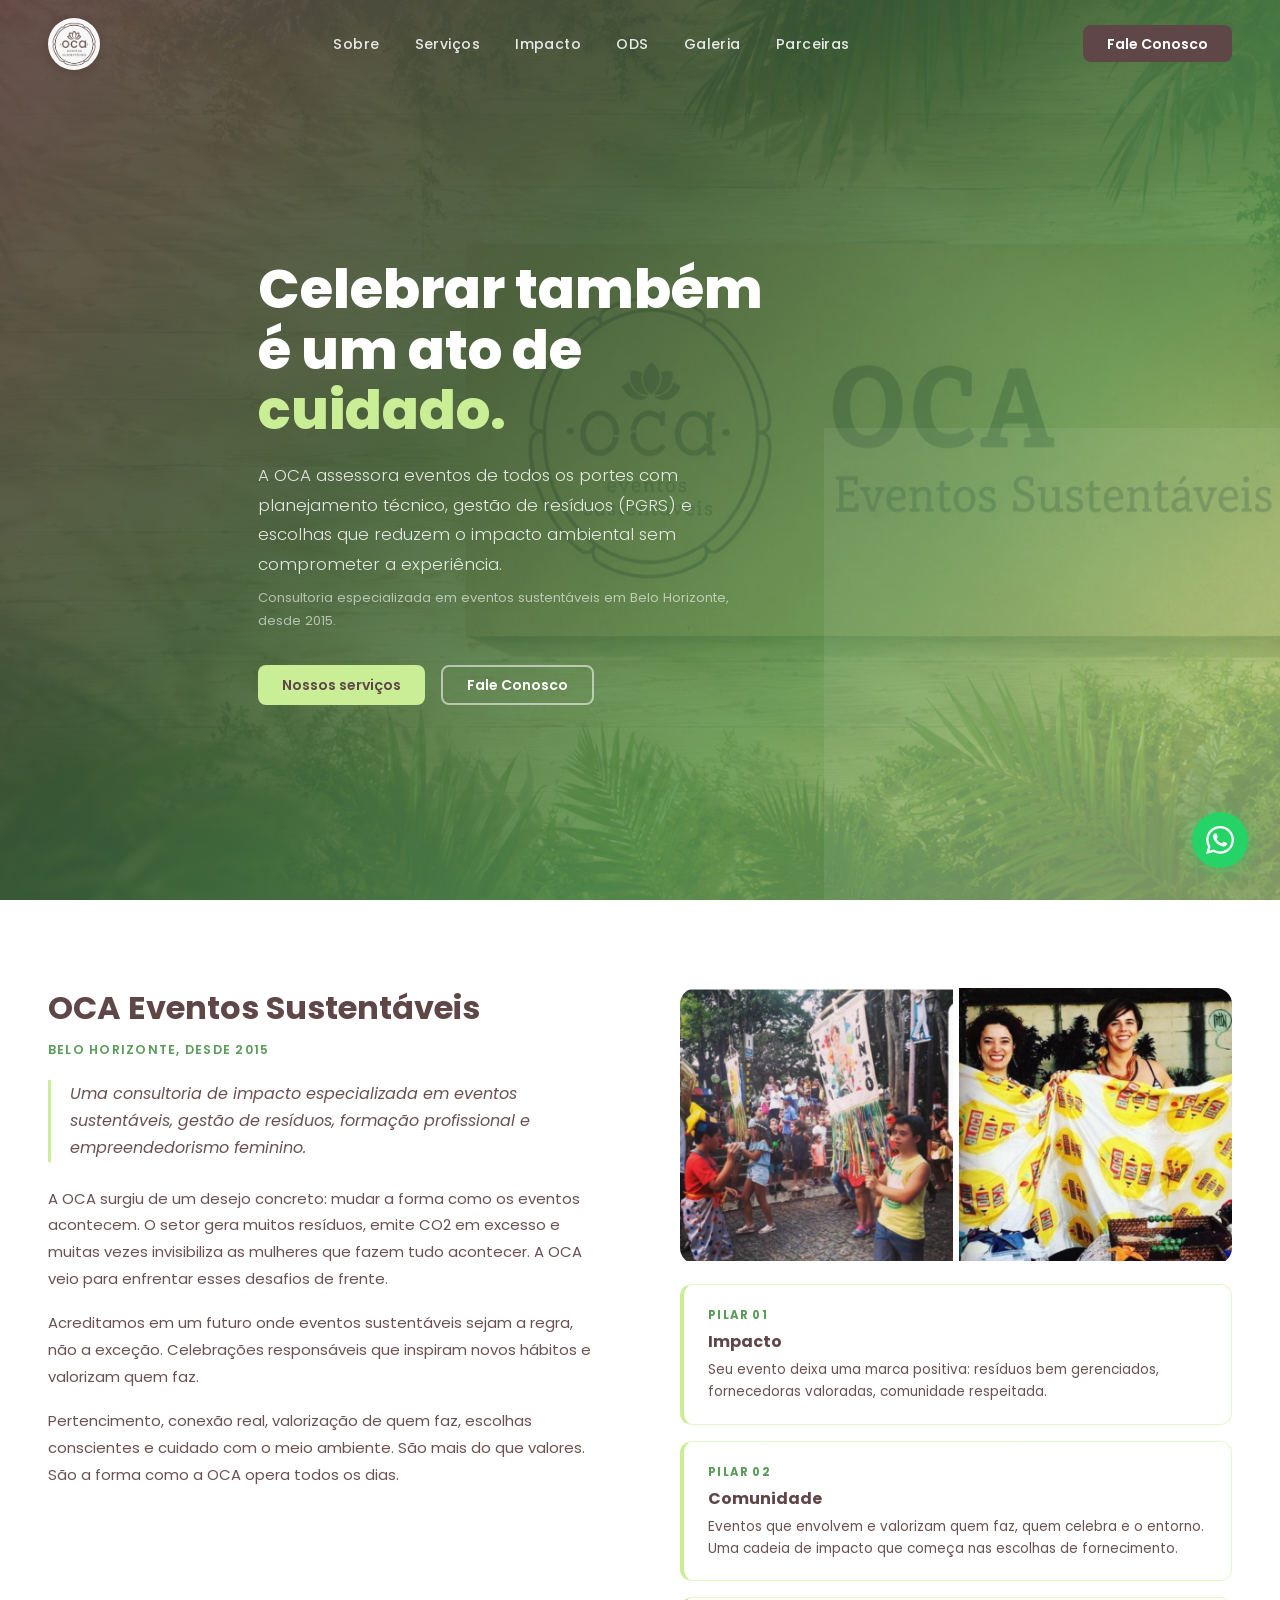
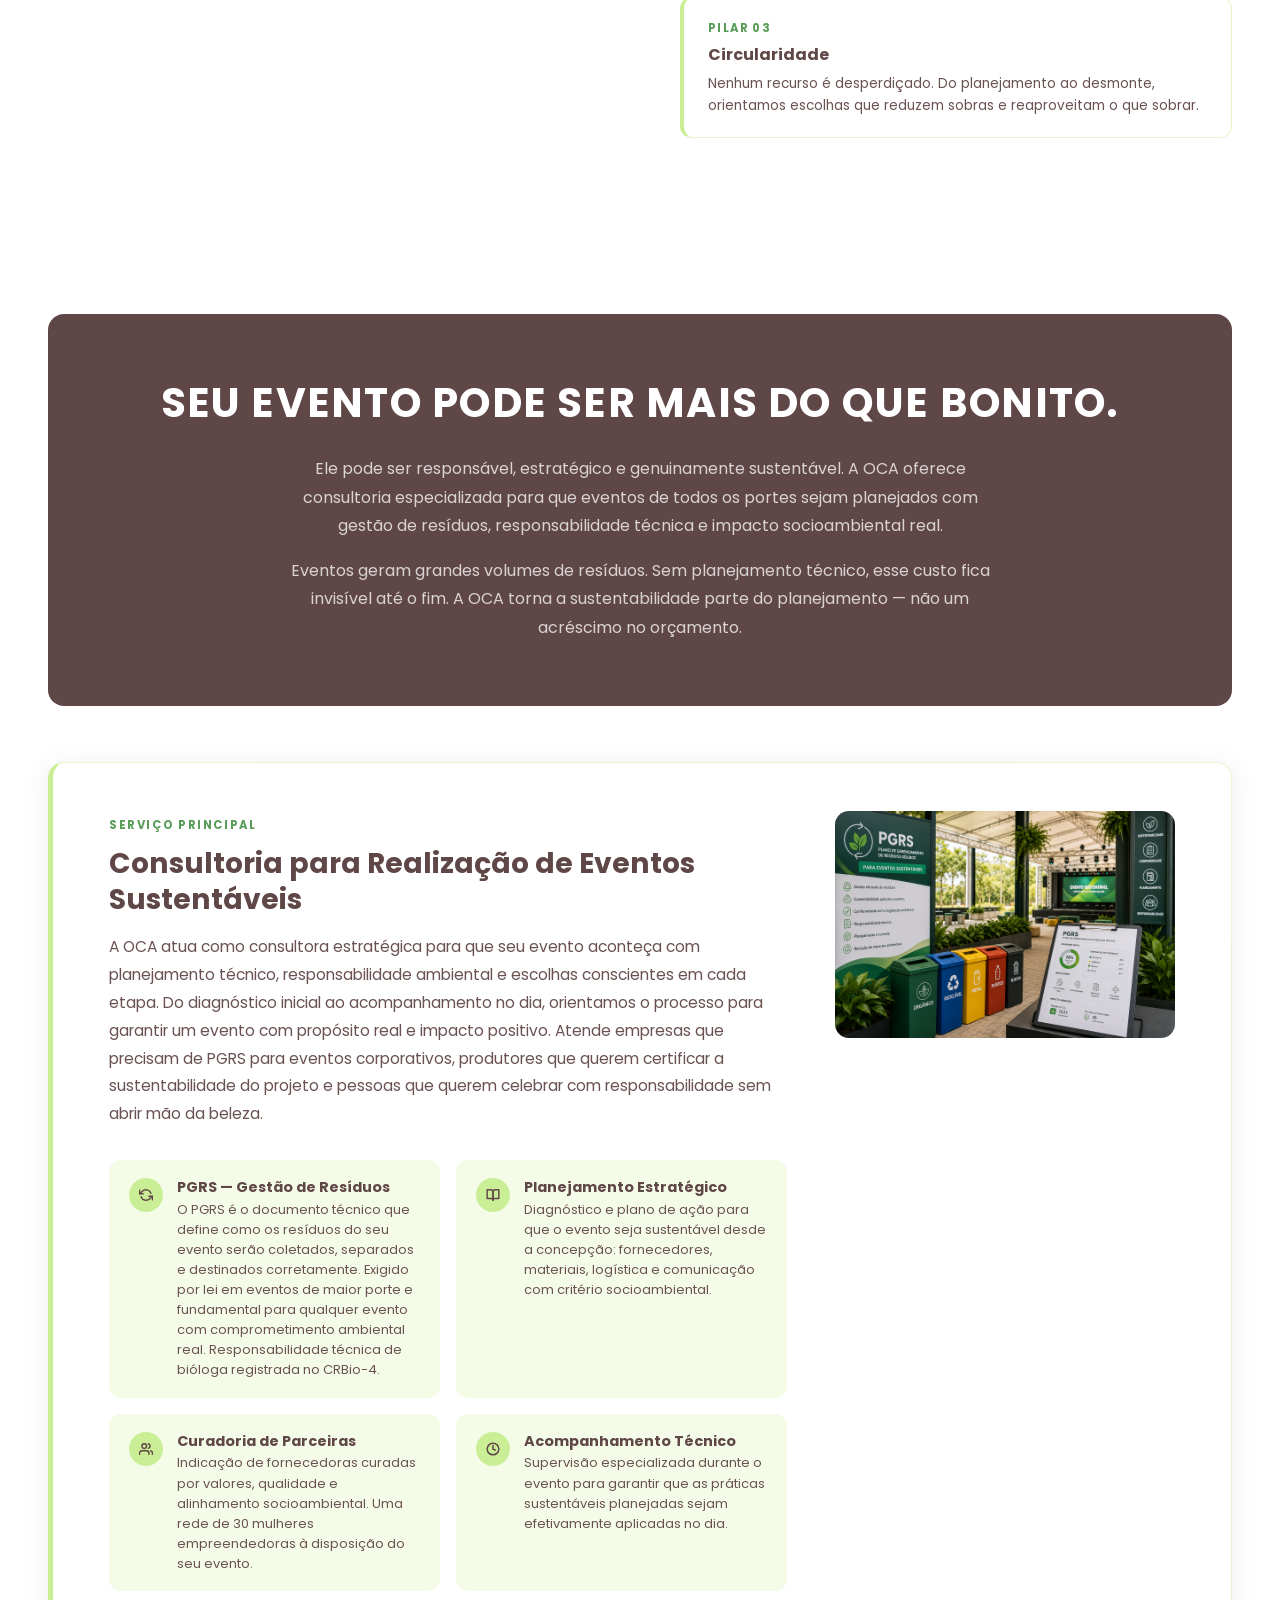
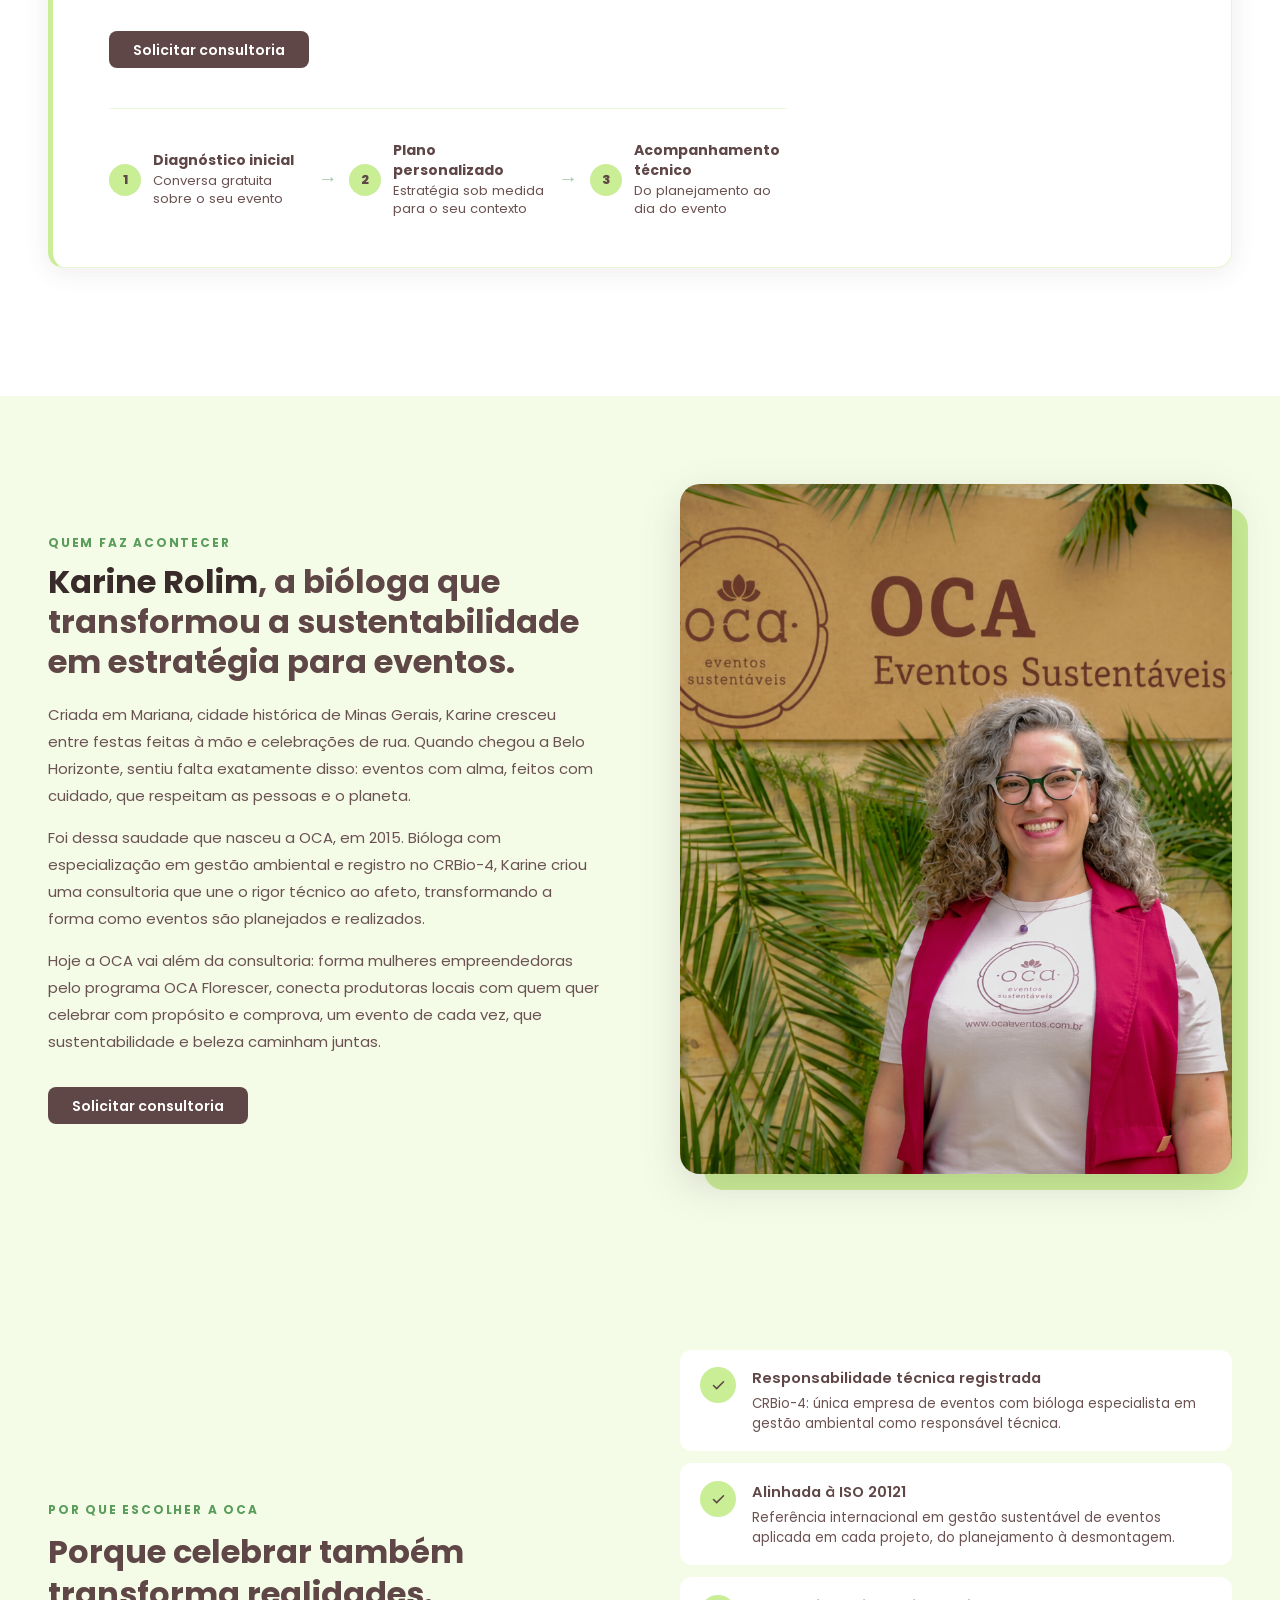
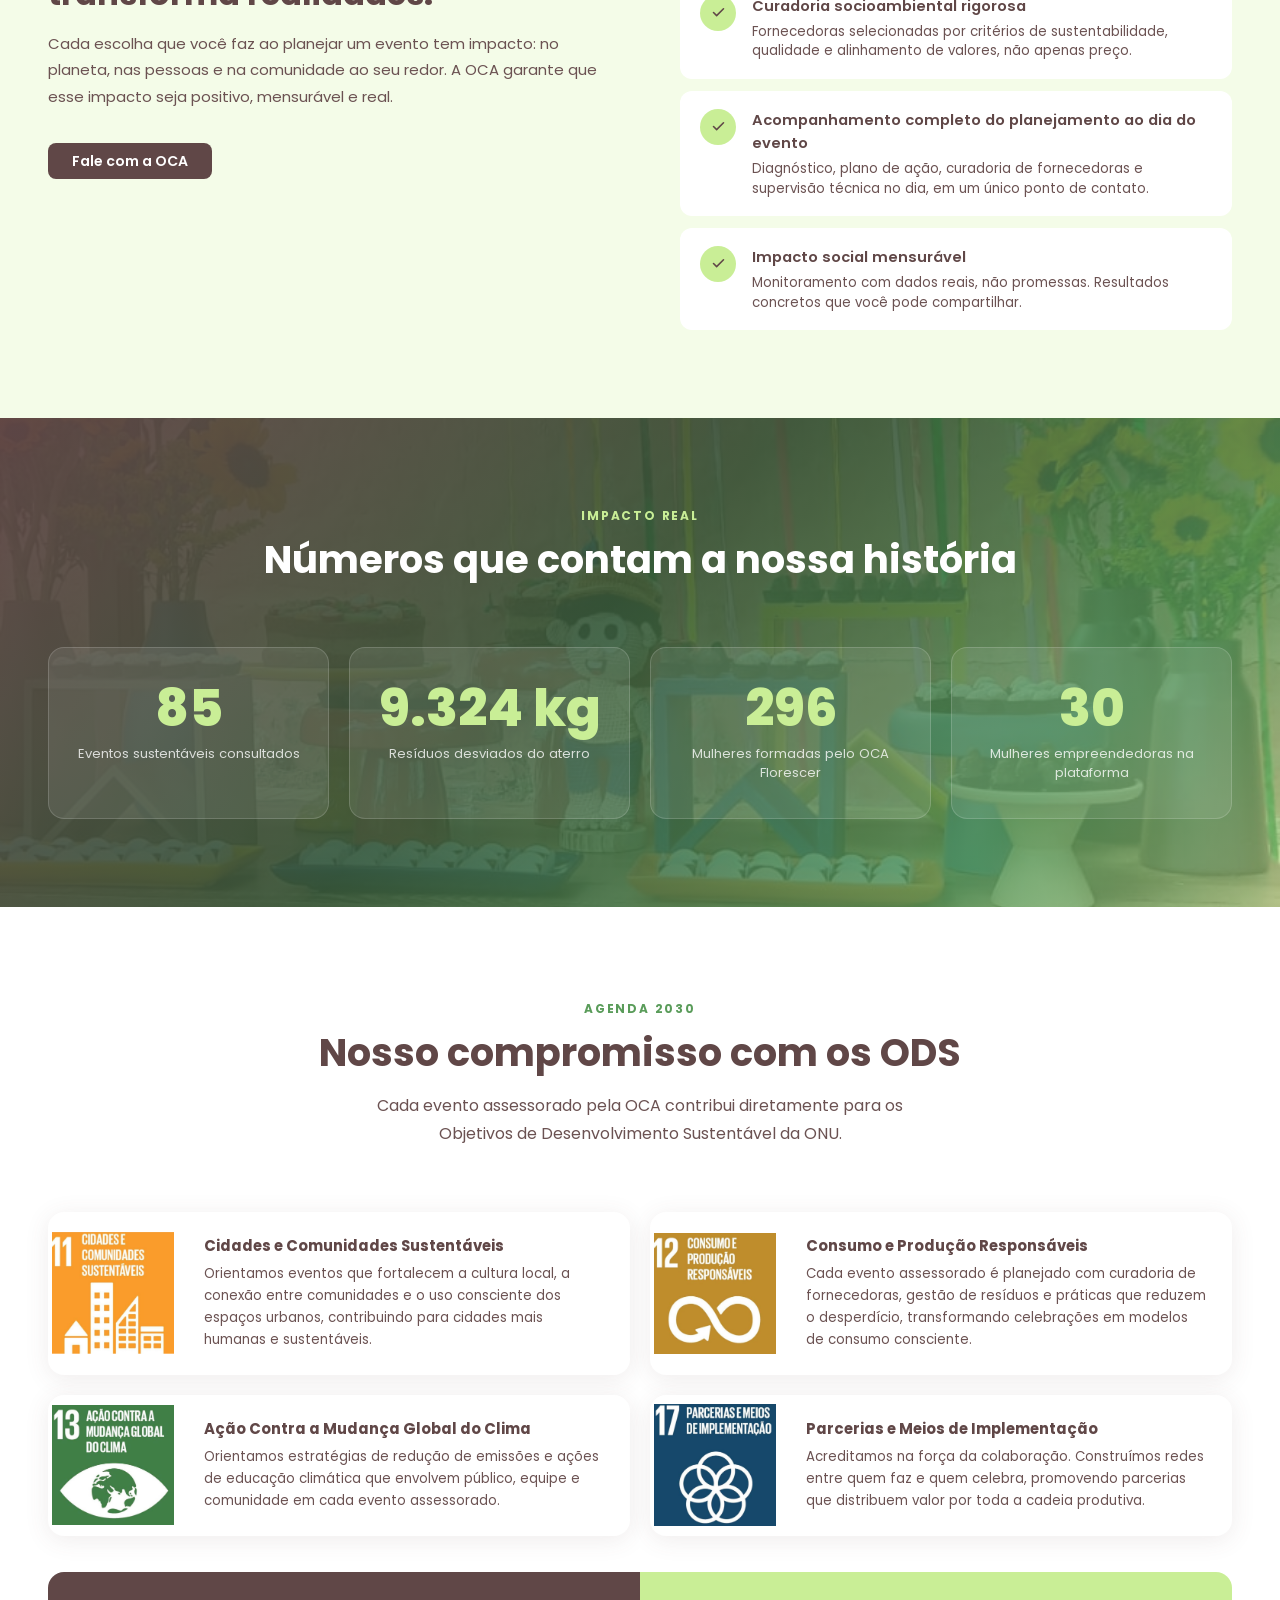
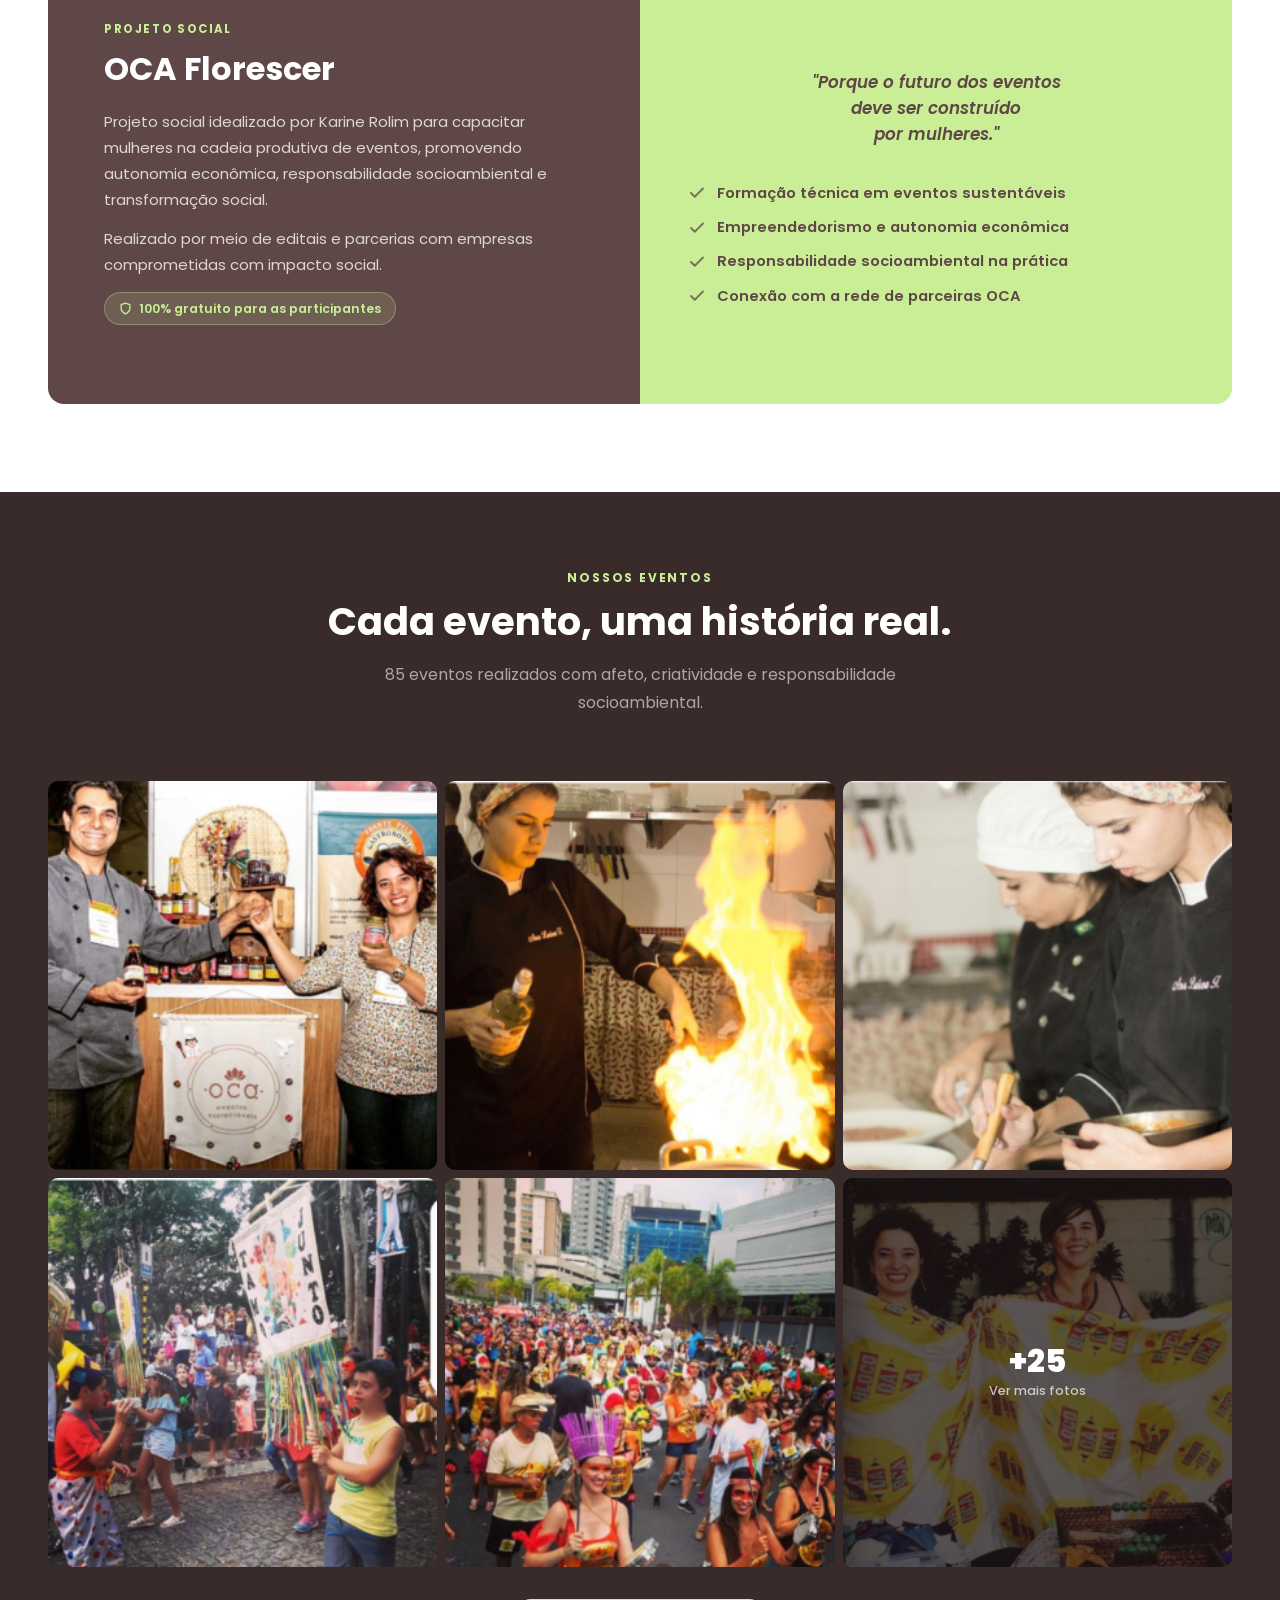
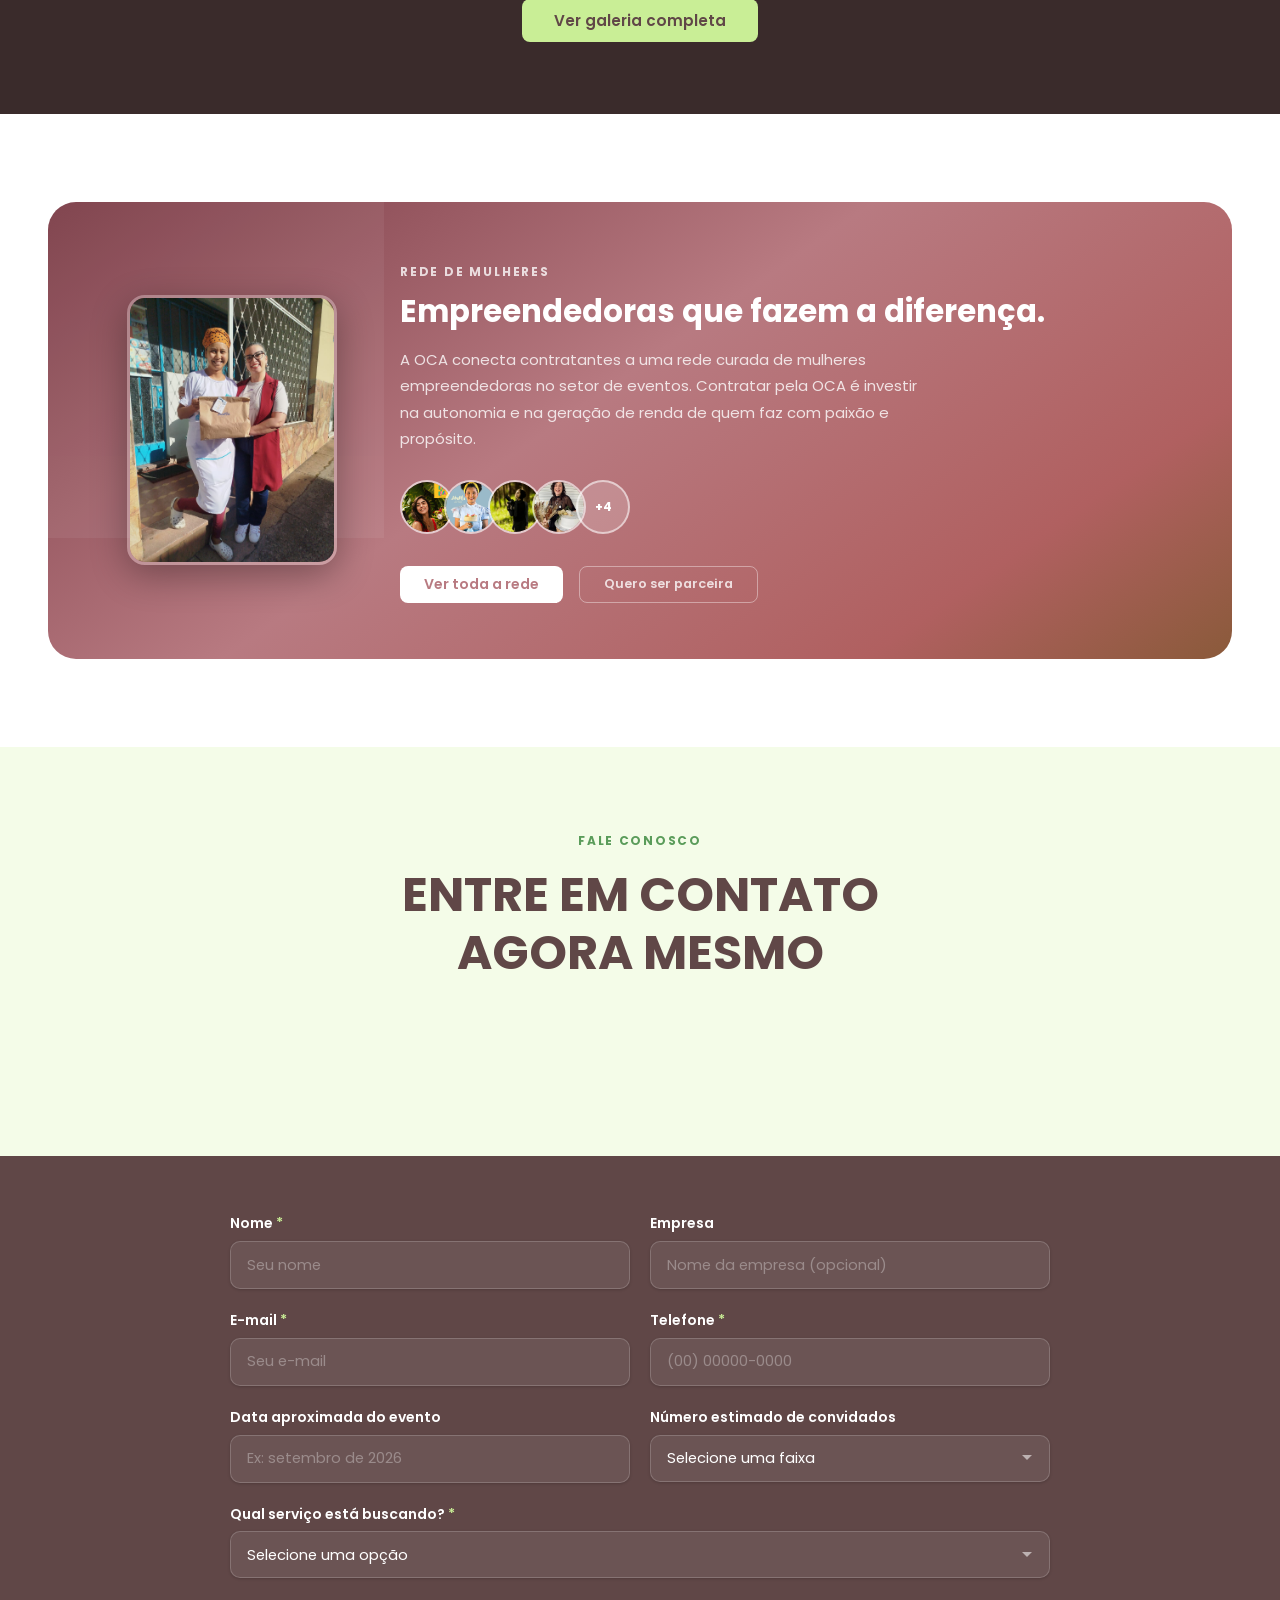
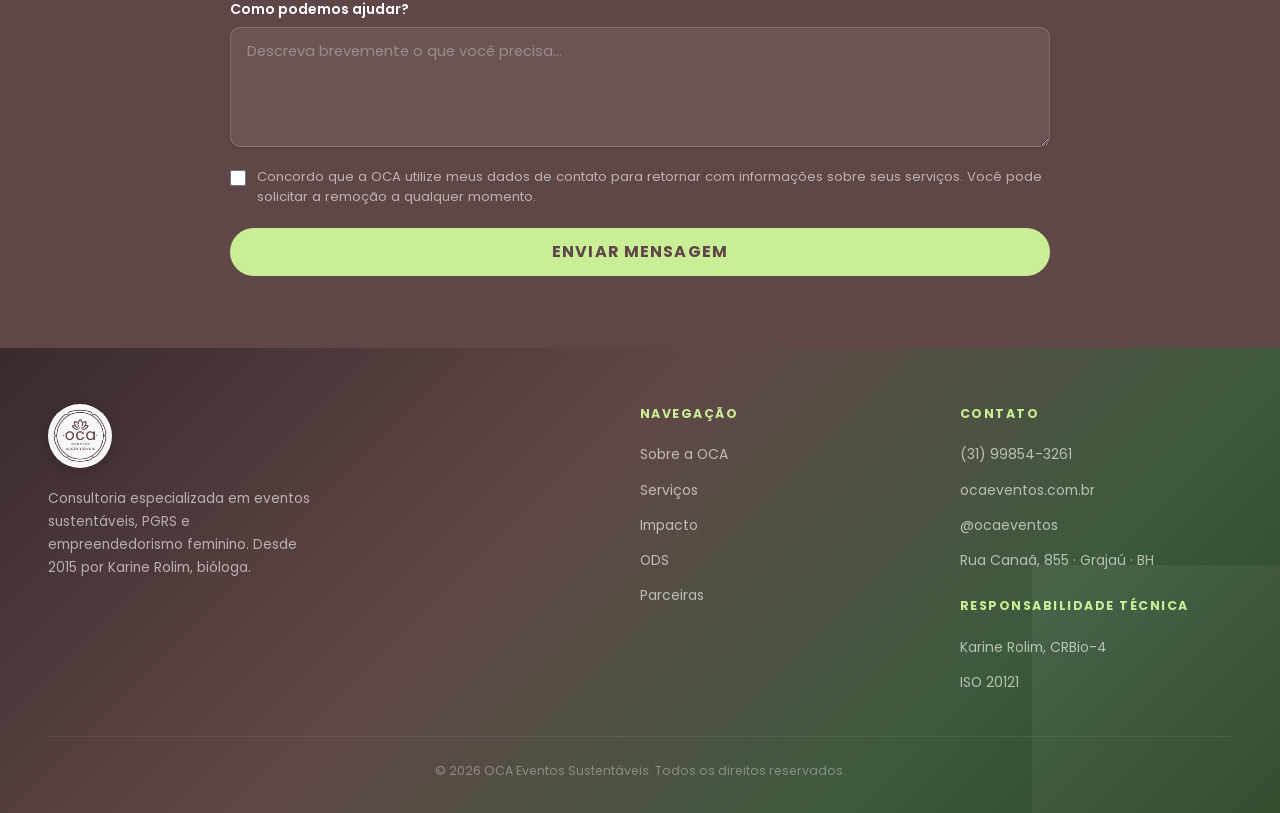
<file: index.html>
﻿<!DOCTYPE html>
<html lang="pt-BR">
<head>
    <meta charset="UTF-8">
    <meta name="viewport" content="width=device-width, initial-scale=1.0">
    <title>OCA | Consultoria em Eventos Sustentáveis e PGRS — Belo Horizonte</title>
    <link rel="icon" type="image/svg+xml" href="identidade/favicon.svg">
    <meta name="description" content="Consultoria especializada em eventos sustentáveis e PGRS em Belo Horizonte. Karine Rolim, bióloga CRBio-4, orienta seu evento com responsabilidade técnica e impacto socioambiental real. Desde 2015.">
    <meta property="og:title" content="OCA Eventos Sustentáveis">
    <meta property="og:description" content="Consultoria técnica para eventos sustentáveis, elaboração de PGRS e curadoria de parceiras. Belo Horizonte, desde 2015.">
    <meta property="og:image" content="identidade/logo.png">
    <link rel="preconnect" href="https://fonts.googleapis.com">
    <link rel="preconnect" href="https://fonts.gstatic.com" crossorigin>
    <link href="https://fonts.googleapis.com/css2?family=Poppins:wght@300;400;500;600;700;800&display=swap" rel="stylesheet">
    <style>
        *, *::before, *::after { box-sizing: border-box; margin: 0; padding: 0; }

        :root {
            --green:      #C9EE96;
            --green-mid:  #5a9c5a;
            --green-dark: #3a5a3a;
            --brown:      #604747;
            --brown-dark: #3a2b2b;
            --rose:       #B87A81;
            --white:      #FFFFFF;
            --light-bg:   #f4fce8;
            --text:       #2d1f1f;
            --text-muted: #6b5252;
            --font:       'Poppins', sans-serif;
            --radius:     16px;
            --shadow:     0 4px 24px rgba(96, 71, 71, 0.10);
            --shadow-lg:  0 12px 40px rgba(96, 71, 71, 0.18);
            --transition: 0.3s ease;
        }

        html { scroll-behavior: smooth; }

        body {
            font-family: var(--font);
            color: var(--text);
            background: var(--white);
            line-height: 1.6;
            overflow-x: hidden;
        }

        img { max-width: 100%; display: block; }

        /* NAVBAR */
        .navbar {
            position: fixed;
            top: 0; left: 0; right: 0;
            z-index: 1000;
            display: flex;
            align-items: center;
            justify-content: space-between;
            padding: 1.1rem 3rem;
            transition: background var(--transition), box-shadow var(--transition), padding var(--transition);
        }

        .navbar.scrolled {
            background: var(--white);
            box-shadow: 0 2px 20px rgba(96, 71, 71, 0.12);
            padding: 0.75rem 3rem;
        }

        .navbar__logo {
            overflow: hidden;
            border-radius: 50%;
            width: 52px;
            height: 52px;
            flex-shrink: 0;
            box-shadow: 0 2px 12px rgba(0,0,0,0.18);
        }

        .navbar__logo img {
            height: 52px;
            width: 52px;
            object-fit: contain;
            transform: scale(1.28) translateY(2px);
            transform-origin: center center;
            display: block;
        }

        .navbar__links {
            display: flex;
            gap: 2.2rem;
            list-style: none;
        }

        .navbar__links a {
            text-decoration: none;
            font-weight: 500;
            font-size: 0.88rem;
            letter-spacing: 0.03em;
            transition: color var(--transition);
        }

        .navbar:not(.scrolled) .navbar__links a { color: rgba(255,255,255,0.88); }
        .navbar.scrolled .navbar__links a { color: var(--brown); }
        .navbar:not(.scrolled) .navbar__links a:hover { color: var(--green) !important; }
        .navbar.scrolled .navbar__links a:hover { color: var(--brown-dark) !important; }

        /* BUTTONS */
        .btn {
            display: inline-flex;
            align-items: center;
            justify-content: center;
            gap: 0.5rem;
            padding: 0.7rem 1.5rem;
            border-radius: 8px;
            font-family: var(--font);
            font-weight: 600;
            font-size: 0.88rem;
            cursor: pointer;
            text-decoration: none;
            border: none;
            transition: all var(--transition);
            line-height: 1;
            white-space: nowrap;
        }

        .btn--primary {
            background: var(--brown);
            color: var(--white);
        }
        .btn--primary:hover {
            background: #4a3535;
            transform: translateY(-2px);
            box-shadow: 0 6px 20px rgba(96, 71, 71, 0.35);
        }

        .btn--green {
            background: var(--green);
            color: var(--brown);
        }
        .btn--green:hover {
            background: #b5da80;
            transform: translateY(-2px);
            box-shadow: 0 6px 20px rgba(201, 238, 150, 0.5);
        }

        .btn--outline-white {
            background: transparent;
            color: var(--white);
            border: 2px solid rgba(255,255,255,0.55);
        }
        .btn--outline-white:hover {
            background: rgba(255,255,255,0.12);
            border-color: var(--white);
        }

        /* MOBILE MENU */
        .navbar__burger {
            display: none;
            flex-direction: column;
            gap: 5px;
            cursor: pointer;
            padding: 4px;
            background: none;
            border: none;
        }
        .navbar__burger span {
            display: block;
            width: 26px;
            height: 2px;
            border-radius: 2px;
            transition: all var(--transition);
        }
        .navbar:not(.scrolled) .navbar__burger span { background: var(--white); }
        .navbar.scrolled .navbar__burger span { background: var(--brown); }
        .navbar__burger.active span:nth-child(1) { transform: rotate(45deg) translate(5px, 5px); }
        .navbar__burger.active span:nth-child(2) { opacity: 0; width: 0; }
        .navbar__burger.active span:nth-child(3) { transform: rotate(-45deg) translate(5px, -5px); }

        .navbar__mobile {
            display: none;
            position: fixed;
            top: 82px; left: 0; right: 0;
            background: var(--white);
            padding: 1.5rem 2rem 2rem;
            box-shadow: 0 8px 30px rgba(0,0,0,0.1);
            flex-direction: column;
            gap: 0;
            z-index: 999;
        }
        .navbar__mobile.open { display: flex; }
        .navbar__mobile a {
            text-decoration: none;
            color: var(--brown);
            font-weight: 500;
            font-size: 1rem;
            padding: 0.9rem 0;
            border-bottom: 1px solid rgba(96,71,71,0.08);
        }
        .navbar__mobile .btn { margin-top: 1rem; text-align: center; justify-content: center; }
        .navbar__mobile .btn--primary { color: var(--white); }

        /* HERO */
        #home {
            min-height: 100vh;
            background: #604747 url("identidade/fundo site.png") center/cover no-repeat;
            display: flex;
            align-items: center;
            position: relative;
            overflow: hidden;
        }

        #home::before {
            content: '';
            position: absolute;
            inset: 0;
            background: linear-gradient(135deg, rgba(96,71,71,0.94) 0%, rgba(58,90,58,0.88) 38%, rgba(90,156,90,0.80) 68%, rgba(201,238,150,0.60) 100%);
            z-index: 0;
        }

        #home::after {
            content: '';
            position: absolute;
            bottom: -3rem;
            right: -4rem;
            width: 520px;
            height: 520px;
            background: url("identidade/lotus.png") center/contain no-repeat;
            filter: brightness(10);
            opacity: 0.07;
            z-index: 1;
            pointer-events: none;
        }

        .hero__inner {
            position: relative;
            z-index: 2;
            max-width: 860px;
            margin: 0 auto;
            padding: 9rem 3rem 5rem;
            display: flex;
            flex-direction: column;
            align-items: flex-start;
            width: 100%;
        }

        .hero__text h1 {
            font-size: clamp(2.2rem, 4.5vw, 3.4rem);
            font-weight: 800;
            color: var(--white);
            line-height: 1.12;
            margin-bottom: 1.25rem;
        }

        .hero__text h1 em {
            color: var(--green);
            font-style: normal;
            display: inline-block;
        }

        .hero__text > p {
            font-size: 1.05rem;
            color: rgba(255,255,255,0.84);
            margin-bottom: 0.5rem;
            font-weight: 300;
            line-height: 1.75;
            max-width: 500px;
        }

        .hero__text .hero__desde {
            font-size: 0.82rem;
            color: rgba(255,255,255,0.58);
            margin-bottom: 2rem;
            font-weight: 400;
        }

        .hero__buttons {
            display: flex;
            gap: 1rem;
            flex-wrap: wrap;
        }


        /* HERO — animação de entrada */
        @keyframes wordReveal {
            from { filter: blur(10px); opacity: 0; transform: translateY(18px); }
            to   { filter: blur(0);   opacity: 1; transform: translateY(0);    }
        }
        @keyframes heroFadeUp {
            from { opacity: 0; transform: translateY(14px); }
            to   { opacity: 1; transform: translateY(0);    }
        }

        .hw {
            display: inline-block;
            animation: wordReveal 0.55s cubic-bezier(0.16, 1, 0.3, 1) both;
            animation-delay: calc(var(--d, 0) * 0.13s);
        }

        .hero__text > p      { animation: heroFadeUp 0.6s ease both; }
        .hero__text > p:nth-of-type(1) { animation-delay: 1.1s; }
        .hero__text > p:nth-of-type(2) { animation-delay: 1.22s; }
        .hero__buttons       { animation: heroFadeUp 0.6s ease both; animation-delay: 1.38s; }

        /* Word cycle */
        .word-cycle {
            position: relative;
            overflow: hidden;
            vertical-align: bottom;
            transition: width 0.4s cubic-bezier(0.16, 1, 0.3, 1);
        }
        .wc-sizer {
            display: inline-block;
            visibility: hidden;
            white-space: nowrap;
            pointer-events: none;
        }
        .wc-word {
            position: absolute;
            top: 0; left: 0;
            white-space: nowrap;
            transform: translateY(110%);
            opacity: 0;
            will-change: transform, opacity;
            transition: transform 0.35s cubic-bezier(0.16, 1, 0.3, 1),
                        opacity 0.25s ease;
        }
        .wc-word.is-active {
            transform: translateY(0);
            opacity: 1;
        }
        .wc-word.is-exit {
            transform: translateY(-110%);
            opacity: 0;
        }

        @media (prefers-reduced-motion: reduce) {
            .hw, .hero__text > p, .hero__buttons {
                animation: none; opacity: 1; filter: none; transform: none;
            }
            .wc-word { transition: none; }
        }

        /* SECTION BASE */
        section { padding: 5.5rem 3rem; }

        .container {
            max-width: 1200px;
            margin: 0 auto;
        }

        .section__header {
            text-align: center;
            margin-bottom: 4rem;
        }

        .section__eyebrow {
            display: inline-block;
            font-size: 0.75rem;
            font-weight: 700;
            letter-spacing: 0.15em;
            text-transform: uppercase;
            color: var(--green-mid);
            margin-bottom: 0.75rem;
        }

        .section__title {
            font-size: clamp(1.75rem, 3vw, 2.5rem);
            font-weight: 700;
            color: var(--brown);
            line-height: 1.2;
            margin-bottom: 1rem;
        }

        .section__subtitle {
            font-size: 1rem;
            color: var(--text-muted);
            max-width: 580px;
            margin: 0 auto;
            line-height: 1.75;
        }

        /* SOBRE */
        #sobre { background: var(--white); }

        .sobre__grid {
            display: grid;
            grid-template-columns: 1fr 1fr;
            gap: 5rem;
            align-items: start;
        }

        .sobre__text h2 {
            font-size: clamp(1.6rem, 2.5vw, 2rem);
            font-weight: 700;
            color: var(--brown);
            margin-bottom: 0.5rem;
            line-height: 1.25;
        }

        .sobre__text .desde {
            display: inline-block;
            font-size: 0.78rem;
            font-weight: 600;
            letter-spacing: 0.1em;
            text-transform: uppercase;
            color: var(--green-mid);
            margin-bottom: 1.25rem;
        }

        .sobre__text .tagline {
            font-size: 1rem;
            font-style: italic;
            color: var(--text-muted);
            margin-bottom: 1.5rem;
            padding-left: 1.2rem;
            border-left: 3px solid var(--green);
            line-height: 1.7;
        }

        .sobre__text p {
            font-size: 0.93rem;
            color: var(--text-muted);
            line-height: 1.8;
            margin-bottom: 1.1rem;
        }

        .sobre__text p:last-child { margin-bottom: 0; }

        .sobre__right {
            display: flex;
            flex-direction: column;
            gap: 1.25rem;
        }

        .sobre__mosaic {
            display: grid;
            grid-template-columns: 1fr 1fr;
            grid-template-rows: 1fr 1fr;
            gap: 6px;
            border-radius: var(--radius);
            overflow: hidden;
            aspect-ratio: 2 / 1;
        }

        @media (max-width: 768px) {
            .sobre__mosaic { aspect-ratio: 4 / 3; }
        }

        .sobre__mosaic img {
            width: 100%;
            height: 100%;
            object-fit: cover;
            display: block;
            transition: transform 0.4s ease;
        }

        .sobre__mosaic img:hover { transform: scale(1.06); }

        .pillars {
            display: flex;
            flex-direction: column;
            gap: 1rem;
        }

        .pillar {
            border: 1px solid rgba(201, 238, 150, 0.5);
            border-left: 4px solid var(--green);
            border-radius: 12px;
            padding: 1.3rem 1.5rem;
            transition: all var(--transition);
            background: var(--white);
        }

        .pillar:hover {
            border-left-color: var(--brown);
            box-shadow: var(--shadow);
            transform: translateX(6px);
        }

        .pillar__label {
            font-size: 0.72rem;
            font-weight: 700;
            letter-spacing: 0.12em;
            text-transform: uppercase;
            color: var(--green-mid);
            margin-bottom: 0.3rem;
        }

        .pillar h4 {
            font-size: 1rem;
            font-weight: 700;
            color: var(--brown);
            margin-bottom: 0.3rem;
        }

        .pillar p {
            font-size: 0.85rem;
            color: var(--text-muted);
            line-height: 1.6;
            margin: 0;
        }

        /* KARINE */
        #karine { background: var(--light-bg); }

        .karine__grid {
            display: grid;
            grid-template-columns: 1fr 1fr;
            gap: 5rem;
            align-items: center;
        }

        .karine__text .section__eyebrow { display: block; text-align: left; margin-bottom: 0.6rem; }

        .karine__text h2 {
            font-size: clamp(1.6rem, 2.5vw, 2rem);
            font-weight: 700;
            color: var(--brown);
            margin-bottom: 1.25rem;
            line-height: 1.25;
        }

        /* Nome animado */
        .karine-name {
            position: relative;
            display: inline-block;
            color: var(--brown-dark);
            white-space: nowrap;
        }
        .karine-name__underline {
            position: absolute;
            bottom: -6px;
            left: 0;
            width: 100%;
            height: 16px;
            color: var(--green-mid);
            overflow: visible;
            pointer-events: none;
        }
        .karine-name__path {
            stroke-dasharray: 320;
            stroke-dashoffset: 320;
            transition: stroke-dashoffset 2.2s ease-in-out;
        }
        .karine-name__path.is-drawn {
            stroke-dashoffset: 0;
        }
        @supports (d: path("M0,0")) {
            .karine-name:hover .karine-name__path {
                d: path("M 0,10 Q 75,20 150,10 Q 225,0 300,10");
                transition: stroke-dashoffset 1.5s ease-in-out, d 0.7s ease;
            }
        }

        .karine__text p {
            font-size: 0.93rem;
            color: var(--text-muted);
            line-height: 1.8;
            margin-bottom: 1rem;
        }

        .karine__badges {
            display: flex;
            flex-wrap: wrap;
            gap: 0.5rem;
            margin-top: 1.5rem;
        }

        .karine__badge {
            background: var(--white);
            border: 1px solid rgba(96,71,71,0.15);
            color: var(--brown);
            padding: 0.4rem 1rem;
            border-radius: 50px;
            font-size: 0.8rem;
            font-weight: 600;
        }

        .karine__photo-wrap {
            position: relative;
        }

        .karine__photo-wrap::before {
            content: '';
            position: absolute;
            top: 1.5rem;
            left: 1.5rem;
            right: -1rem;
            bottom: -1rem;
            background: var(--green);
            border-radius: 20px;
            z-index: 0;
        }

        .karine__photo-wrap img {
            position: relative;
            z-index: 1;
            border-radius: 20px;
            width: 100%;
            object-fit: cover;
            aspect-ratio: 4/5;
            box-shadow: var(--shadow-lg);
        }

        /* SERVIÇOS */
        #servicos { background: var(--white); }

        .servicos__challenge {
            background: var(--brown);
            border-radius: var(--radius);
            padding: 4rem 3.5rem;
            text-align: center;
            margin-bottom: 3.5rem;
        }
        .servicos__challenge h2 {
            font-size: clamp(1.8rem, 3.2vw, 2.6rem);
            font-weight: 700;
            color: var(--white);
            text-transform: uppercase;
            letter-spacing: 0.03em;
            line-height: 1.2;
            margin-bottom: 1.75rem;
        }
        .servicos__challenge p {
            font-size: 1rem;
            color: rgba(255,255,255,0.76);
            line-height: 1.78;
            max-width: 700px;
            margin: 0 auto 1rem;
        }
        .servicos__challenge p:last-child { margin-bottom: 0; }

        .cards-grid {
            display: grid;
            grid-template-columns: repeat(3, 1fr);
            gap: 1.5rem;
        }

        .card {
            background: var(--white);
            border-radius: var(--radius);
            box-shadow: var(--shadow);
            display: flex;
            flex-direction: column;
            transition: all var(--transition);
            overflow: hidden;
        }

        .card:hover {
            transform: translateY(-10px);
            box-shadow: var(--shadow-lg);
        }

        /* Wrapper da imagem com overlay */
        .card__img-wrap {
            position: relative;
            height: 200px;
            overflow: hidden;
            flex-shrink: 0;
        }

        .card__img-wrap::after {
            content: '';
            position: absolute;
            inset: 0;
            background: rgba(96,71,71,0.42);
            transition: opacity 0.55s ease;
            pointer-events: none;
            z-index: 1;
        }

        .card:hover .card__img-wrap::after { opacity: 0; }

        .card__img {
            width: 100%;
            height: 200px;
            object-fit: cover;
            display: block;
            flex-shrink: 0;
            filter: grayscale(10%);
            transition: transform 0.55s ease, filter 0.55s ease;
        }

        .card__img-wrap .card__img { height: 100%; }

        .card:hover .card__img { transform: scale(1.06); filter: grayscale(0%); }

        .card__body {
            padding: 1.75rem 2rem 2rem;
            display: flex;
            flex-direction: column;
            flex: 1;
        }

        .card__icon {
            width: 52px;
            height: 52px;
            background: var(--light-bg);
            border-radius: 50%;
            display: flex;
            align-items: center;
            justify-content: center;
            margin-bottom: 1.25rem;
        }

        .card__icon svg {
            width: 24px;
            height: 24px;
            stroke: var(--brown);
            fill: none;
        }

        .card h3 {
            font-size: 1.05rem;
            font-weight: 700;
            color: var(--brown);
            margin-bottom: 0.75rem;
            line-height: 1.3;
        }

        .card p {
            font-size: 0.88rem;
            color: var(--text-muted);
            line-height: 1.7;
            flex: 1;
            margin-bottom: 1.5rem;
        }

        /* OCA Florescer featured */
        .florescer-featured {
            margin-top: 2.25rem;
            border-radius: var(--radius);
            overflow: hidden;
            display: grid;
            grid-template-columns: 1fr 1fr;
        }

        .florescer-featured__text {
            background: var(--brown);
            padding: 3rem 3.5rem;
            display: flex;
            flex-direction: column;
            justify-content: center;
        }

        .florescer-featured__eyebrow {
            font-size: 0.72rem;
            font-weight: 700;
            letter-spacing: 0.14em;
            text-transform: uppercase;
            color: var(--green);
            margin-bottom: 0.75rem;
            display: block;
        }

        .florescer-featured__title {
            font-size: clamp(1.7rem, 2.5vw, 2.4rem);
            font-weight: 700;
            color: var(--white);
            line-height: 1.2;
            margin-bottom: 1.25rem;
        }

        .florescer-featured__desc {
            font-size: 0.93rem;
            color: rgba(255,255,255,0.78);
            line-height: 1.75;
            margin-bottom: 0.85rem;
        }

        .florescer-featured__badge {
            display: inline-flex;
            align-items: center;
            gap: 0.4rem;
            background: rgba(201,238,150,0.14);
            border: 1px solid rgba(201,238,150,0.35);
            color: var(--green);
            font-size: 0.78rem;
            font-weight: 600;
            padding: 0.35rem 0.9rem;
            border-radius: 50px;
            margin-bottom: 1.9rem;
            width: fit-content;
        }

        .florescer-featured__visual {
            background: var(--green);
            padding: 3rem;
            display: flex;
            flex-direction: column;
            align-items: center;
            justify-content: center;
            gap: 0;
        }

        .florescer-featured__quote {
            font-size: 1.05rem;
            font-weight: 600;
            color: var(--brown);
            line-height: 1.55;
            text-align: center;
            margin-bottom: 2.25rem;
            font-style: italic;
        }

        .florescer-stats-row {
            display: flex;
            align-items: center;
            gap: 2rem;
            width: 100%;
            justify-content: center;
        }

        .florescer-stat {
            text-align: center;
        }

        .florescer-stat__number {
            font-size: 2.8rem;
            font-weight: 700;
            color: var(--brown);
            line-height: 1;
        }

        .florescer-stat__label {
            font-size: 0.78rem;
            font-weight: 600;
            color: rgba(96,71,71,0.72);
            margin-top: 0.3rem;
            max-width: 110px;
        }

        .florescer-divider {
            width: 1px;
            height: 52px;
            background: rgba(96,71,71,0.22);
            flex-shrink: 0;
        }

        .florescer-list {
            list-style: none;
            display: flex;
            flex-direction: column;
            gap: 0.85rem;
            width: 100%;
        }

        .florescer-list__item {
            display: flex;
            align-items: center;
            gap: 0.7rem;
            font-size: 0.92rem;
            font-weight: 600;
            color: var(--brown);
            line-height: 1.4;
        }

        .florescer-list__item svg {
            flex-shrink: 0;
            color: var(--brown);
            opacity: 0.75;
        }

        @media (max-width: 860px) {
            .florescer-featured { grid-template-columns: 1fr; }
            .florescer-featured__text { padding: 2.5rem 2rem; }
            .florescer-featured__visual { padding: 2.5rem 2rem; }
        }

        .card .btn {
            align-self: flex-start;
            font-size: 0.83rem;
            padding: 0.6rem 1.2rem;
        }

        /* DIFERENCIAIS */
        #diferenciais { background: var(--light-bg); }

        .diferenciais__grid {
            display: grid;
            grid-template-columns: 1fr 1fr;
            gap: 5rem;
            align-items: center;
        }

        .diferenciais__text .section__eyebrow { display: block; text-align: left; }

        .diferenciais__text h2 {
            font-size: clamp(1.6rem, 2.5vw, 2rem);
            font-weight: 700;
            color: var(--brown);
            margin-bottom: 1rem;
            line-height: 1.3;
        }

        .diferenciais__text p {
            font-size: 0.93rem;
            color: var(--text-muted);
            line-height: 1.8;
            margin-bottom: 2rem;
        }

        .dif-list {
            display: flex;
            flex-direction: column;
            gap: 0.75rem;
        }

        .dif-item {
            display: flex;
            align-items: flex-start;
            gap: 1rem;
            padding: 1.1rem 1.25rem;
            border-radius: 12px;
            background: var(--white);
            transition: background var(--transition), box-shadow var(--transition);
        }

        .dif-item:hover { box-shadow: var(--shadow); }

        .dif-item__icon {
            width: 36px;
            height: 36px;
            background: var(--green);
            border-radius: 50%;
            display: flex;
            align-items: center;
            justify-content: center;
            flex-shrink: 0;
        }

        .dif-item__icon svg {
            width: 15px;
            height: 15px;
            stroke: var(--brown);
            fill: none;
        }

        .dif-item h4 {
            font-size: 0.92rem;
            font-weight: 600;
            color: var(--brown);
            margin-bottom: 0.2rem;
        }

        .dif-item p {
            font-size: 0.83rem;
            color: var(--text-muted);
            line-height: 1.5;
            margin: 0;
        }

        /* IMPACTO */
        #impacto {
            background: #604747 url("identidade/fotos/WhatsApp Image 2026-06-08 at 11.35.39.jpeg") center/cover no-repeat;
            position: relative;
        }

        #impacto::before {
            content: '';
            position: absolute;
            inset: 0;
            background: linear-gradient(135deg, rgba(96,71,71,0.96) 0%, rgba(58,90,58,0.90) 45%, rgba(90,156,90,0.82) 80%, rgba(201,238,150,0.60) 100%);
        }

        #impacto .container { position: relative; z-index: 1; }

        #impacto .section__eyebrow { color: var(--green); display: block; text-align: center; }
        #impacto .section__title { color: var(--white); }

        .stats-grid {
            display: grid;
            grid-template-columns: repeat(4, 1fr);
            gap: 1.25rem;
        }

        .stat-box {
            text-align: center;
            padding: 2.2rem 1.5rem;
            background: rgba(255,255,255,0.09);
            border: 1px solid rgba(255,255,255,0.16);
            border-radius: var(--radius);
            transition: background var(--transition);
        }

        .stat-box:hover { background: rgba(255,255,255,0.14); }

        .stat-box__number {
            display: block;
            font-size: clamp(2.4rem, 4vw, 3.4rem);
            font-weight: 800;
            color: var(--green);
            line-height: 1;
            margin-bottom: 0.6rem;
            font-variant-numeric: tabular-nums;
        }

        .stat-box__label {
            font-size: 0.82rem;
            color: rgba(255,255,255,0.78);
            line-height: 1.45;
        }

        /* ODS */
        #ods { background: var(--white); }

        .ods-grid {
            display: grid;
            grid-template-columns: repeat(2, 1fr);
            gap: 1.25rem;
        }

        .ods-card {
            display: flex;
            border-radius: var(--radius);
            overflow: hidden;
            background: var(--white);
            box-shadow: var(--shadow);
            transition: all var(--transition);
        }

        .ods-card:hover {
            transform: translateY(-5px);
            box-shadow: var(--shadow-lg);
        }

        .ods-img-wrap {
            width: 130px;
            min-width: 130px;
            flex-shrink: 0;
            display: flex;
            align-items: center;
            justify-content: center;
            padding: 4px;
        }

        .ods-img-wrap img {
            width: 122px;
            height: 122px;
            object-fit: contain;
            display: block;
            flex-shrink: 0;
        }

        .ods-badge {
            width: 120px;
            flex-shrink: 0;
            display: flex;
            flex-direction: column;
            align-items: center;
            justify-content: center;
            padding: 1.5rem 0.5rem;
            color: white;
            background: #19486A;
        }

        .ods-badge__label {
            font-size: 0.65rem;
            font-weight: 700;
            letter-spacing: 0.08em;
            text-transform: uppercase;
            opacity: 0.85;
            margin-bottom: 0.2rem;
        }

        .ods-badge__num {
            font-size: 2.8rem;
            font-weight: 800;
            line-height: 1;
        }

        .ods-body {
            padding: 1.5rem 1.6rem;
        }

        .ods-body h4 {
            font-size: 0.93rem;
            font-weight: 700;
            color: var(--brown);
            margin-bottom: 0.5rem;
            line-height: 1.3;
        }

        .ods-body p {
            font-size: 0.83rem;
            color: var(--text-muted);
            line-height: 1.65;
            margin: 0;
        }

        /* PARCEIRAS */

        .parceiras__intro {
            text-align: center;
            max-width: 660px;
            margin: 0 auto 3rem;
        }

        .parceiras__intro h2 {
            font-size: clamp(1.6rem, 2.5vw, 2rem);
            font-weight: 700;
            color: var(--brown);
            margin-bottom: 0.85rem;
            line-height: 1.3;
        }

        .parceiras__intro p {
            font-size: 0.93rem;
            color: var(--text-muted);
            line-height: 1.8;
        }

        .partner-grid {
            display: grid;
            grid-template-columns: repeat(3, 1fr);
            gap: 1.75rem;
            margin-bottom: 3.5rem;
        }

        .partner-card {
            background: var(--white);
            border-radius: 20px;
            overflow: hidden;
            box-shadow: 0 4px 20px rgba(96,71,71,0.10);
            transition: transform 0.3s ease, box-shadow 0.3s ease;
            display: flex;
            flex-direction: column;
        }

        .partner-card:hover {
            transform: translateY(-5px);
            box-shadow: 0 8px 32px rgba(96,71,71,0.18);
        }

        .partner-card__photo {
            position: relative;
            height: 240px;
            overflow: hidden;
        }

        .partner-card__photo img {
            width: 100%;
            height: 100%;
            object-fit: cover;
            display: block;
            transition: transform 0.4s ease;
        }

        .partner-card:hover .partner-card__photo img { transform: scale(1.05); }

        .partner-card__cat {
            position: absolute;
            bottom: 12px;
            left: 12px;
            background: var(--rose);
            color: var(--white);
            font-size: 0.68rem;
            font-weight: 600;
            padding: 0.28rem 0.7rem;
            border-radius: 50px;
            letter-spacing: 0.01em;
        }

        .partner-card__body {
            padding: 1.25rem 1.5rem 1.5rem;
            display: flex;
            flex-direction: column;
            flex: 1;
        }

        .partner-card__name {
            font-size: 1.08rem;
            font-weight: 700;
            color: var(--rose);
            margin-bottom: 0.45rem;
        }

        .partner-card__desc {
            font-size: 0.86rem;
            color: var(--text-muted);
            line-height: 1.65;
            flex: 1;
            margin-bottom: 1.2rem;
            display: -webkit-box;
            -webkit-line-clamp: 3;
            -webkit-box-orient: vertical;
            overflow: hidden;
        }

        .partner-card__btn {
            display: inline-block;
            background: var(--brown);
            color: var(--white);
            padding: 0.58rem 1.35rem;
            border-radius: 50px;
            font-size: 0.83rem;
            font-weight: 600;
            border: none;
            cursor: pointer;
            font-family: 'Poppins', sans-serif;
            align-self: flex-start;
            transition: opacity 0.2s;
        }

        .partner-card__btn:hover { opacity: 0.82; }

        /* BECOME PARTNER */
        .become-partner {
            background: linear-gradient(135deg, var(--brown) 0%, #7a5a5a 100%);
            border-radius: 24px;
            padding: 2.75rem 2.5rem;
            text-align: center;
            color: var(--white);
        }

        .become-partner h3 {
            font-size: clamp(1.2rem, 2vw, 1.55rem);
            font-weight: 700;
            margin-bottom: 0.65rem;
        }

        .become-partner p {
            font-size: 0.9rem;
            opacity: 0.88;
            line-height: 1.7;
            max-width: 480px;
            margin: 0 auto 1.75rem;
        }

        /* REDE DE MULHERES — teaser */
        #parceiras { background: var(--white); }

        .rede-hero {
            display: grid;
            grid-template-columns: 240px 1fr;
            gap: 3rem;
            background: linear-gradient(145deg, #7a3a45 0%, var(--rose) 45%, #b06060 80%, #8a5a3a 100%);
            border-radius: 28px;
            padding: 3.5rem 4rem;
            align-items: center;
            position: relative;
            overflow: hidden;
        }

        .rede-hero::before {
            content: '';
            position: absolute;
            top: -4rem;
            left: -4rem;
            width: 400px;
            height: 400px;
            background: url("identidade/lotus.png") center/contain no-repeat;
            filter: brightness(10);
            opacity: 0.06;
            pointer-events: none;
        }

        .rede-hero__deco {
            display: flex;
            align-items: center;
            justify-content: center;
            position: relative;
            z-index: 1;
        }

        .rede-hero__deco img {
            width: 210px;
            height: 270px;
            object-fit: cover;
            object-position: center top;
            border-radius: 18px;
            box-shadow: 0 10px 36px rgba(0,0,0,0.32);
            border: 3px solid rgba(255,255,255,0.28);
        }

        .rede-hero__content {
            position: relative;
            z-index: 1;
        }

        .rede-hero .section__eyebrow {
            color: rgba(255,255,255,0.78);
        }

        .rede-hero h2 {
            font-size: clamp(1.5rem, 2.4vw, 2.1rem);
            font-weight: 700;
            color: var(--white);
            margin-bottom: 1rem;
            line-height: 1.25;
        }

        .rede-hero > .rede-hero__content > p,
        .rede-hero__content p {
            font-size: 0.93rem;
            color: rgba(255,255,255,0.80);
            line-height: 1.75;
            margin-bottom: 1.75rem;
            max-width: 520px;
        }

        .rede-hero__thumbs {
            display: flex;
            align-items: center;
            margin-bottom: 2rem;
        }

        .rede-hero__thumb {
            width: 54px;
            height: 54px;
            border-radius: 50%;
            border: 2.5px solid rgba(255,255,255,0.55);
            overflow: hidden;
            margin-left: -10px;
            background: rgba(255,255,255,0.15);
            flex-shrink: 0;
            transition: transform 0.2s;
        }

        .rede-hero__thumb:first-child { margin-left: 0; }
        .rede-hero__thumb:hover { transform: scale(1.12); z-index: 2; }

        .rede-hero__thumb img {
            width: 100%;
            height: 100%;
            object-fit: cover;
            display: block;
        }

        .rede-hero__thumb--more {
            display: flex;
            align-items: center;
            justify-content: center;
            background: rgba(255,255,255,0.18);
        }

        .rede-hero__thumb--more span {
            font-size: 0.78rem;
            font-weight: 700;
            color: var(--white);
        }

        .rede-hero__actions {
            display: flex;
            gap: 1rem;
            flex-wrap: wrap;
        }

        .btn--white-rose {
            background: var(--white);
            color: var(--rose);
        }
        .btn--white-rose:hover {
            background: rgba(255,255,255,0.9);
            transform: translateY(-2px);
            box-shadow: 0 6px 20px rgba(0,0,0,0.2);
        }

        .btn--outline-white-rose {
            background: transparent;
            color: var(--white);
            border: 2px solid rgba(255,255,255,0.5);
        }
        .btn--outline-white-rose:hover {
            background: rgba(255,255,255,0.12);
            border-color: var(--white);
        }

        /* MODAL REDE DE MULHERES */
        .parceiras-modal {
            display: none;
            position: fixed;
            inset: 0;
            z-index: 9500;
            background: rgba(20,12,12,0.92);
            overflow-y: auto;
            padding: 2rem 1rem;
        }

        .parceiras-modal.open { display: block; }

        .parceiras-modal__inner {
            background: var(--light-bg);
            border-radius: 24px;
            max-width: 1100px;
            width: 100%;
            margin: 0 auto;
            overflow: hidden;
        }

        .parceiras-modal__header {
            display: flex;
            justify-content: space-between;
            align-items: center;
            padding: 1.5rem 2rem;
            background: linear-gradient(145deg, #7a3a45 0%, var(--rose) 60%, #b06060 100%);
            position: sticky;
            top: 0;
            z-index: 10;
        }

        .parceiras-modal__eyebrow {
            font-size: 0.7rem;
            font-weight: 700;
            letter-spacing: 0.15em;
            text-transform: uppercase;
            color: rgba(255,255,255,0.75);
            margin-bottom: 0.2rem;
        }

        .parceiras-modal__header h3 {
            font-size: 1.15rem;
            font-weight: 700;
            color: var(--white);
            margin: 0;
        }

        .parceiras-modal__body {
            padding: 2rem;
        }

        .parceiras-modal__body .partner-grid {
            margin-bottom: 2rem;
        }

        .parceiras-modal__body .become-partner {
            border-radius: 16px;
        }

        /* PARTNER MODAL */
        .partner-modal {
            display: none;
            position: fixed;
            inset: 0;
            z-index: 9500;
            background: rgba(20,12,12,0.92);
            overflow-y: auto;
            padding: 2rem 1rem;
            align-items: flex-start;
            justify-content: center;
        }

        .partner-modal.open { display: flex; }

        .partner-modal__inner {
            background: var(--white);
            border-radius: 24px;
            max-width: 640px;
            width: 100%;
            margin: auto;
            overflow: hidden;
            position: relative;
        }

        .partner-modal__photo {
            width: 100%;
            height: 290px;
            object-fit: cover;
            display: block;
        }

        .partner-modal__close {
            position: absolute;
            top: 0.9rem;
            right: 0.9rem;
            background: rgba(96,71,71,0.88);
            color: var(--white);
            border: none;
            width: 44px;
            height: 44px;
            border-radius: 50%;
            font-size: 1rem;
            cursor: pointer;
            display: flex;
            align-items: center;
            justify-content: center;
            z-index: 10;
            transition: background 0.2s;
        }

        .partner-modal__close:hover { background: var(--brown); }

        .partner-modal__body { padding: 1.65rem 2rem 2rem; }

        .partner-modal__cat {
            display: inline-block;
            background: var(--rose);
            color: var(--white);
            font-size: 0.7rem;
            font-weight: 600;
            padding: 0.28rem 0.7rem;
            border-radius: 50px;
            margin-bottom: 0.75rem;
        }

        .partner-modal__name {
            font-size: 1.35rem;
            font-weight: 700;
            color: var(--brown);
            margin-bottom: 0.85rem;
            line-height: 1.25;
        }

        .partner-modal__text {
            font-size: 0.875rem;
            color: var(--text-muted);
            line-height: 1.8;
            margin-bottom: 0.75rem;
        }

        .partner-modal__entrepreneur {
            font-size: 0.8rem;
            font-weight: 600;
            color: var(--brown);
            margin-bottom: 1.35rem;
        }

        .partner-modal__links {
            display: flex;
            flex-wrap: wrap;
            gap: 0.65rem;
        }

        .partner-modal__link {
            display: inline-flex;
            align-items: center;
            gap: 0.35rem;
            font-size: 0.82rem;
            font-weight: 600;
            padding: 0.48rem 1.15rem;
            border-radius: 50px;
            text-decoration: none;
            transition: opacity 0.2s;
        }

        .partner-modal__link:hover { opacity: 0.82; }

        .partner-modal__link--ig { background: var(--rose); color: var(--white); }
        .partner-modal__link--wa { background: #25D366; color: var(--white); }

        /* CTA BANNER */
        /* CONTATO — redesigned */
        #contato {
            background: transparent;
            padding: 0;
            text-align: left;
        }

        .contato__header {
            background: var(--light-bg);
            text-align: center;
            padding: 5rem 2rem 3.5rem;
        }

        .contato__label {
            display: inline-block;
            font-size: 0.75rem;
            font-weight: 700;
            letter-spacing: 0.14em;
            text-transform: uppercase;
            color: var(--green-mid);
            margin-bottom: 1rem;
        }

        .contato__title {
            font-size: clamp(2rem, 4vw, 3rem);
            font-weight: 700;
            color: var(--brown);
            text-transform: uppercase;
            line-height: 1.2;
            margin-bottom: 1rem;
        }

        .contato__subtitle {
            font-size: 1rem;
            color: rgba(96,71,71,0.72);
            max-width: 560px;
            margin: 0 auto;
            line-height: 1.65;
        }

        .contato__details {
            display: flex;
            align-items: center;
            justify-content: center;
            flex-wrap: wrap;
            gap: 1rem 2rem;
            margin-top: 1.75rem;
        }

        .contato__detail {
            display: flex;
            align-items: center;
            gap: 0.5rem;
            font-size: 0.88rem;
            font-weight: 500;
            color: var(--brown);
            text-decoration: none;
            opacity: 0.82;
            transition: opacity 0.2s;
        }

        .contato__detail:hover { opacity: 1; }

        .contato__detail svg {
            width: 16px;
            height: 16px;
            stroke: var(--green-mid);
            fill: none;
            flex-shrink: 0;
        }

        .contato__form-wrap {
            background: var(--brown);
            padding: 3.5rem 2rem 4.5rem;
        }

        .contato__form {
            display: flex;
            flex-direction: column;
            gap: 1.25rem;
            max-width: 820px;
            margin: 0 auto;
        }

        .contato__grid-2 {
            display: grid;
            grid-template-columns: 1fr 1fr;
            gap: 1.25rem;
        }

        .contato__field {
            display: flex;
            flex-direction: column;
            gap: 0.4rem;
        }

        .contato__field label {
            font-size: 0.875rem;
            font-weight: 600;
            color: var(--white);
        }

        .contato__req { color: var(--green); }

        .contato__input,
        .contato__select,
        .contato__textarea {
            background: rgba(255,255,255,0.07);
            border: 1.5px solid rgba(255,255,255,0.18);
            border-radius: 10px;
            padding: 0.78rem 1rem;
            font-family: 'Poppins', sans-serif;
            font-size: 0.92rem;
            color: var(--white);
            transition: border-color 0.22s, background 0.22s, box-shadow 0.22s;
            outline: none;
            width: 100%;
            box-sizing: border-box;
            box-shadow: 0 1px 3px rgba(0,0,0,0.18);
        }

        .contato__input::placeholder,
        .contato__textarea::placeholder {
            color: rgba(255,255,255,0.32);
        }

        .contato__input:focus,
        .contato__select:focus,
        .contato__textarea:focus {
            border-color: var(--green);
            background: rgba(255,255,255,0.11);
            box-shadow: 0 1px 3px rgba(0,0,0,0.18), 0 0 0 3px rgba(201,238,150,0.22);
        }

        .contato__select {
            appearance: none;
            -webkit-appearance: none;
            cursor: pointer;
            background-image: url("data:image/svg+xml,%3Csvg xmlns='http://www.w3.org/2000/svg' width='12' height='8' viewBox='0 0 12 8'%3E%3Cpath fill='rgba(255,255,255,0.55)' d='M1 1l5 5 5-5'/%3E%3C/svg%3E");
            background-repeat: no-repeat;
            background-position: right 1rem center;
            padding-right: 2.5rem;
        }

        .contato__select option {
            background: var(--brown);
            color: var(--white);
        }

        .contato__textarea {
            resize: vertical;
            min-height: 120px;
        }

        .contato__privacy {
            display: flex;
            align-items: flex-start;
            gap: 0.7rem;
        }

        .contato__privacy input[type="checkbox"] {
            margin-top: 3px;
            flex-shrink: 0;
            width: 16px;
            height: 16px;
            accent-color: var(--green);
            cursor: pointer;
        }

        .contato__privacy label {
            font-size: 0.82rem;
            color: rgba(255,255,255,0.58);
            line-height: 1.55;
            cursor: pointer;
            font-weight: 400;
        }

        .contato__btn {
            width: 100%;
            font-size: 1rem;
            font-weight: 700;
            padding: 1rem;
            border: none;
            cursor: pointer;
            letter-spacing: 0.07em;
            text-transform: uppercase;
            border-radius: 50px;
        }

        @media (max-width: 640px) {
            .contato__grid-2 { grid-template-columns: 1fr; }
            .contato__header { padding: 3.5rem 1.25rem 2.5rem; }
        }

        /* FOOTER */
        footer {
            background: linear-gradient(135deg, var(--brown-dark) 0%, var(--brown) 40%, #3d5a3d 75%, #2a4224 100%);
            padding: 3.5rem 3rem 2rem;
            position: relative;
            overflow: hidden;
        }

        footer::after {
            content: '';
            position: absolute;
            bottom: -2rem;
            right: -2rem;
            width: 280px;
            height: 280px;
            background: url("identidade/lotus.png") center/contain no-repeat;
            filter: brightness(10);
            opacity: 0.05;
            pointer-events: none;
        }

        .footer__inner {
            max-width: 1200px;
            margin: 0 auto;
        }

        .footer__grid {
            display: grid;
            grid-template-columns: 2fr 1fr 1fr;
            gap: 3rem;
            padding-bottom: 2rem;
            border-bottom: 1px solid rgba(255,255,255,0.08);
            margin-bottom: 1.5rem;
        }

        .footer__brand-logo {
            overflow: hidden;
            border-radius: 50%;
            width: 64px;
            height: 64px;
            margin-bottom: 1.2rem;
            box-shadow: 0 2px 12px rgba(0,0,0,0.25);
            flex-shrink: 0;
        }

        .footer__brand img {
            height: 64px;
            width: 64px;
            object-fit: contain;
            transform: scale(1.28) translateY(2px);
            transform-origin: center center;
            display: block;
        }

        .footer__brand p {
            font-size: 0.85rem;
            color: rgba(255,255,255,0.6);
            line-height: 1.7;
            max-width: 280px;
        }

        .footer__col h4 {
            font-size: 0.78rem;
            font-weight: 700;
            text-transform: uppercase;
            letter-spacing: 0.12em;
            color: var(--green);
            margin-bottom: 1.1rem;
        }

        .footer__col ul { list-style: none; }

        .footer__col li { margin-bottom: 0.6rem; }

        .footer__col a {
            color: rgba(255,255,255,0.62);
            text-decoration: none;
            font-size: 0.87rem;
            transition: color var(--transition);
        }

        .footer__col a:hover { color: var(--green); }

        .footer__bottom {
            text-align: center;
            font-size: 0.78rem;
            color: rgba(255,255,255,0.35);
        }

        /* SCROLL ANIMATIONS */
        @media (prefers-reduced-motion: no-preference) {
            .reveal {
                opacity: 0;
                transform: translateY(28px);
                transition: opacity 0.65s ease, transform 0.65s ease;
            }
            .reveal.visible {
                opacity: 1;
                transform: translateY(0);
            }
            .reveal-d1 { transition-delay: 0.1s; }
            .reveal-d2 { transition-delay: 0.2s; }
            .reveal-d3 { transition-delay: 0.3s; }
        }

        /* GALERIA */
        #galeria {
            background: var(--brown-dark);
            padding-top: 4.5rem;
            padding-bottom: 4.5rem;
        }

        #galeria .section__eyebrow  { color: var(--green); }
        #galeria .section__title    { color: var(--white); }
        #galeria .section__subtitle { color: rgba(255,255,255,0.58); }

        .galeria-preview {
            display: grid;
            grid-template-columns: repeat(3, 1fr);
            gap: 8px;
        }

        .galeria-preview__item {
            aspect-ratio: 1;
            overflow: hidden;
            border-radius: 10px;
            position: relative;
            cursor: pointer;
        }

        .galeria-preview__item img {
            width: 100%;
            height: 100%;
            object-fit: cover;
            display: block;
            transition: transform 0.4s ease;
        }

        .galeria-preview__item:hover img { transform: scale(1.06); }

        .galeria-preview__item--more .galeria-more-overlay {
            position: absolute;
            inset: 0;
            background: rgba(30,20,20,0.72);
            display: flex;
            flex-direction: column;
            align-items: center;
            justify-content: center;
            gap: 0.25rem;
            pointer-events: none;
        }

        .galeria-more-overlay strong {
            color: var(--white);
            font-size: 2rem;
            font-weight: 800;
            line-height: 1;
        }

        .galeria-more-overlay span {
            color: rgba(255,255,255,0.7);
            font-size: 0.8rem;
            font-weight: 500;
        }

        .galeria__cta {
            text-align: center;
            margin-top: 2rem;
        }

        /* MODAL GALERIA */
        .galeria-modal {
            display: none;
            position: fixed;
            inset: 0;
            z-index: 9000;
            background: rgba(20,12,12,0.97);
            overflow-y: auto;
            padding: 1.5rem;
        }

        .galeria-modal.open { display: block; }

        .galeria-modal__header {
            display: flex;
            align-items: center;
            justify-content: space-between;
            max-width: 1200px;
            margin: 0 auto 1.5rem;
            position: sticky;
            top: 0;
            background: rgba(20,12,12,0.95);
            padding: 0.75rem 0;
            z-index: 10;
        }

        .galeria-modal__header h3 {
            color: var(--white);
            font-size: 1rem;
            font-weight: 600;
        }

        .galeria-modal__header h3 span {
            color: var(--green);
        }

        .galeria-modal__close {
            width: 44px;
            height: 44px;
            border-radius: 50%;
            background: rgba(255,255,255,0.1);
            border: none;
            color: var(--white);
            font-size: 1.2rem;
            cursor: pointer;
            display: flex;
            align-items: center;
            justify-content: center;
            transition: background var(--transition);
        }

        .galeria-modal__close:hover { background: rgba(255,255,255,0.2); }

        .galeria-modal__grid {
            max-width: 1200px;
            margin: 0 auto;
            columns: 5;
            column-gap: 8px;
        }

        .galeria-modal__grid img {
            width: 100%;
            margin-bottom: 8px;
            border-radius: 8px;
            display: block;
            transition: opacity 0.3s;
        }

        .galeria-modal__grid img:hover { opacity: 0.82; }

        /* RESPONSIVE */

        /* — TABLET LARGO (≤ 1024px) — */
        @media (max-width: 1024px) {
            .cards-grid { grid-template-columns: 1fr 1fr; }
            .stats-grid { grid-template-columns: 1fr 1fr; }
            .partner-grid { grid-template-columns: 1fr 1fr; }
            .galeria-modal__grid { columns: 4; }
            section { padding: 4.5rem 2rem; }
            .navbar { padding: 1rem 2rem; }
            .navbar.scrolled { padding: 0.75rem 2rem; }
            footer { padding: 3rem 2rem 1.5rem; }
        }

        /* — FLORESCER EMPILHADO (≤ 860px) — */
        @media (max-width: 860px) {
            .florescer-featured { grid-template-columns: 1fr; }
            .florescer-featured__text { padding: 2.5rem 1.75rem; }
            .florescer-featured__visual { padding: 2.5rem 1.75rem; align-items: flex-start; }
        }

        /* — MOBILE (≤ 768px) — */
        @media (max-width: 768px) {
            /* Navbar */
            .navbar__links, .navbar__cta { display: none; }
            .navbar__burger {
                display: flex;
                width: 44px;
                height: 44px;
                justify-content: center;
                align-items: center;
                padding: 0;
            }
            .navbar { padding: 0.9rem 1.25rem; }
            .navbar.scrolled { padding: 0.7rem 1.25rem; }

            /* Hero */
            .hero__inner {
                padding: 7rem 1.25rem 3.5rem;
            }

            /* Seções em 1 coluna */
            .sobre__grid,
            .karine__grid,
            .diferenciais__grid { grid-template-columns: 1fr; gap: 2rem; }
            .karine__photo-wrap::before { display: none; }

            /* Serviços */
            .servicos__challenge { padding: 2.5rem 1.5rem; }
            .cards-grid { grid-template-columns: 1fr; }

            /* Impacto */
            .stats-grid { grid-template-columns: 1fr 1fr; gap: 1rem; }
            .stat-box { padding: 1.75rem 1rem; }

            /* ODS */
            .ods-grid { grid-template-columns: 1fr; }

            /* Galeria */
            .galeria-preview { grid-template-columns: repeat(3, 1fr); }
            .galeria-modal__grid { columns: 3; }

            /* Parceiras */
            .partner-grid { grid-template-columns: 1fr 1fr; gap: 1.25rem; margin-bottom: 2.5rem; }
            .partner-card__photo { height: 180px; }
            .partner-modal__body { padding: 1.25rem 1.5rem 1.75rem; }

            /* Rede de mulheres */
            .rede-hero { grid-template-columns: 1fr; padding: 2.5rem 1.75rem; gap: 0; }
            .rede-hero__deco { display: none; }
            .parceiras-modal__body { padding: 1rem; }
            .parceiras-modal__body .partner-grid { grid-template-columns: 1fr 1fr; gap: 1rem; }

            /* Footer */
            .footer__grid { grid-template-columns: 1fr; gap: 2rem; }
            .footer__brand p { max-width: 100%; }
            footer { padding: 2.5rem 1.25rem 1.5rem; }

            /* Seções gerais */
            section { padding: 4rem 1.25rem; }

            /* Espaçamento de cabeçalhos */
            .section__header { margin-bottom: 2.5rem; }

            /* Hero — texto paragráfo sem max-width restritivo */
            .hero__text > p { max-width: 100%; }

            /* Word-cycle — previne overflow horizontal em palavras longas */
            .word-cycle { max-width: min(100%, calc(100vw - 2.5rem)); }

            /* iOS Safari — previne auto-zoom ao focar em inputs (font-size < 16px dispara zoom) */
            .contato__input,
            .contato__select,
            .contato__textarea { font-size: 16px; }

            /* Touch targets — área mínima de 44px para interação por toque */
            .partner-card__btn { min-height: 44px; display: inline-flex; align-items: center; }
            .btn--white-rose,
            .btn--outline-white-rose { min-height: 44px; }

            /* Galeria modal — padding mais justo em mobile */
            .galeria-modal { padding: 1rem; }

            /* Lotus decorativo — menor no mobile (economia de render) */
            #home::after { width: 240px; height: 240px; bottom: -1rem; right: -1rem; }
        }

        /* — CONTATO FORM (≤ 640px) — */
        @media (max-width: 640px) {
            .contato__grid-2 { grid-template-columns: 1fr; }
            .contato__header { padding: 3.5rem 1.25rem 2.5rem; }
            .contato__form-wrap { padding: 2.5rem 1.25rem 3.5rem; }
            .partner-grid { grid-template-columns: 1fr; }
            .partner-card__photo { height: 220px; }
        }

        /* — MOBILE PEQUENO (≤ 480px) — */
        @media (max-width: 480px) {
            /* Hero */
            .hero__inner { padding: 6rem 1.25rem 3rem; }
            .hero__buttons { flex-direction: column; gap: 0.75rem; }
            .hero__buttons .btn { width: 100%; justify-content: center; text-align: center; }

            /* Serviços */
            .servicos__challenge { padding: 2rem 1.25rem; }
            .servicos__challenge h2 { font-size: 1.4rem; letter-spacing: 0.01em; }

            /* Impacto */
            .stat-box { padding: 1.5rem 0.75rem; }

            /* ODS */
            .ods-card { flex-direction: column; }
            .ods-img-wrap { width: 100%; min-width: unset; justify-content: flex-start; padding: 4px; }
            .ods-img-wrap img { width: 100px; height: 100px; }
            .ods-badge { width: 100%; flex-direction: row; gap: 0.75rem; padding: 1rem 1.5rem; justify-content: flex-start; }
            .ods-badge__num { font-size: 2rem; }

            /* Galeria */
            .galeria-preview { grid-template-columns: repeat(2, 1fr); }
            .galeria-modal__grid { columns: 2; }

            /* Parceiras */
            .become-partner { padding: 2rem 1.25rem; border-radius: 16px; }
            .rede-hero { padding: 2rem 1.25rem; }
            .parceiras-modal__body .partner-grid { grid-template-columns: 1fr; }

            /* Rede hero — botões empilhados e largura total */
            .rede-hero__actions { flex-direction: column; gap: 0.75rem; }
            .rede-hero__actions .btn { width: 100%; justify-content: center; text-align: center; }

            /* Contato */
            .contato__title { font-size: 1.8rem; }

            /* Menu mobile — padding lateral menor */
            .navbar__mobile { padding: 1.25rem 1.5rem 1.75rem; }

            /* Espaçamento seção header */
            .section__header { margin-bottom: 2rem; }

            /* Florescer — stats menores para caber na tela */
            .florescer-stat__number { font-size: 2rem; }
            .florescer-stats-row { gap: 1.25rem; }
            .florescer-stat__label { font-size: 0.72rem; max-width: 90px; }

            /* Seções */
            section { padding: 3.5rem 1.25rem; }
        }

        /* — MOBILE MUITO PEQUENO (≤ 375px) — */
        @media (max-width: 375px) {
            /* Navbar */
            .navbar { padding: 0.85rem 1rem; }
            .navbar.scrolled { padding: 0.65rem 1rem; }

            /* Hero */
            .hero__inner { padding: 5.5rem 1rem 2.5rem; }

            /* Serviços */
            .servicos__challenge { padding: 1.75rem 1rem; }
            .servicos__challenge h2 { font-size: 1.25rem; }

            /* Impacto */
            .stat-box { padding: 1.25rem 0.5rem; }
            .stat-box__number { font-size: 2rem; }

            /* Florescer */
            .florescer-featured__text { padding: 2rem 1.25rem; }
            .florescer-featured__visual { padding: 2rem 1.25rem; }

            /* Contato */
            .contato__header { padding: 3rem 1rem 2rem; }
            .contato__form-wrap { padding: 2rem 1rem 3rem; }
            .contato__title { font-size: 1.6rem; }

            /* Footer */
            footer { padding: 2rem 1rem 1.5rem; }

            /* Modal */
            .partner-modal__body { padding: 1rem 1.25rem 1.5rem; }

            /* Nome Karine — previne overflow em telas muito pequenas */
            .karine-name { white-space: normal; }
            .karine-name__underline { display: none; }

            /* Hero h1 — fonte menor em telas de 320px para caber word-cycle */
            .hero__text h1 { font-size: 1.85rem; }

            /* Florescer — stats ainda menores */
            .florescer-stat__number { font-size: 1.75rem; }
            .florescer-stats-row { gap: 1rem; }

            /* Espaçamento de cabeçalho ainda menor */
            .section__header { margin-bottom: 1.75rem; }

            /* Seções */
            section { padding: 3rem 1rem; }
        }

        /* — MOBILE MUITO PEQUENO (≤ 340px) — */
        @media (max-width: 340px) {
            /* Hero h1 — reduz para caber "responsabilidade." no word-cycle */
            .hero__text h1 { font-size: 1.62rem; }

            /* Florescer — stats compactos */
            .florescer-stat__number { font-size: 1.55rem; }
            .florescer-stats-row { gap: 0.75rem; }

            /* Seções */
            section { padding: 2.75rem 1rem; }
        }

        /* CONSULTORIA PRINCIPAL */
        .consultoria-main {
            background: var(--white);
            border-radius: var(--radius);
            border: 1px solid rgba(201, 238, 150, 0.45);
            border-left: 5px solid var(--green);
            padding: 3rem 3.5rem;
            margin-bottom: 2.5rem;
            box-shadow: var(--shadow);
            display: grid;
            grid-template-columns: 1fr 340px;
            gap: 3rem;
            align-items: start;
        }

        .consultoria-main__visual {
            border-radius: 14px;
            overflow: hidden;
            position: sticky;
            top: 6rem;
        }

        .consultoria-main__visual img {
            width: 100%;
            display: block;
            object-fit: cover;
        }

        .consultoria-main__tag {
            display: inline-block;
            font-size: 0.72rem;
            font-weight: 700;
            letter-spacing: 0.14em;
            text-transform: uppercase;
            color: var(--green-mid);
            margin-bottom: 0.75rem;
        }

        .consultoria-main h3 {
            font-size: clamp(1.35rem, 2.2vw, 1.85rem);
            font-weight: 700;
            color: var(--brown);
            margin-bottom: 1rem;
            line-height: 1.25;
        }

        .consultoria-main__desc {
            font-size: 0.97rem;
            color: var(--text-muted);
            line-height: 1.8;
            max-width: 700px;
            margin-bottom: 2rem;
        }

        .consultoria-main__items {
            display: grid;
            grid-template-columns: repeat(2, 1fr);
            gap: 1rem;
            margin-bottom: 2.5rem;
        }

        .consultoria-item {
            display: flex;
            align-items: flex-start;
            gap: 0.85rem;
            padding: 1.1rem 1.25rem;
            background: var(--light-bg);
            border-radius: 12px;
            transition: box-shadow var(--transition);
        }

        .consultoria-item:hover { box-shadow: var(--shadow); }

        .consultoria-item__icon {
            width: 34px;
            height: 34px;
            background: var(--green);
            border-radius: 50%;
            display: flex;
            align-items: center;
            justify-content: center;
            flex-shrink: 0;
        }

        .consultoria-item__icon svg {
            width: 14px;
            height: 14px;
            stroke: var(--brown);
            fill: none;
        }

        .consultoria-item h4 {
            font-size: 0.9rem;
            font-weight: 700;
            color: var(--brown);
            margin-bottom: 0.2rem;
            line-height: 1.3;
        }

        .consultoria-item p {
            font-size: 0.81rem;
            color: var(--text-muted);
            line-height: 1.55;
            margin: 0;
        }

        @media (max-width: 760px) {
            .consultoria-main { padding: 2rem 1.5rem; grid-template-columns: 1fr; }
            .consultoria-main__items { grid-template-columns: 1fr; }
            .consultoria-main__visual { position: static; order: -1; }
        }

        /* COMO FUNCIONA */
        .como-funciona {
            display: flex;
            align-items: center;
            margin-top: 2.5rem;
            padding-top: 2rem;
            border-top: 1px solid rgba(201, 238, 150, 0.35);
        }

        .como-funciona__step {
            display: flex;
            align-items: center;
            gap: 0.75rem;
            flex: 1;
        }

        .como-funciona__num {
            width: 32px;
            height: 32px;
            background: var(--green);
            border-radius: 50%;
            display: flex;
            align-items: center;
            justify-content: center;
            font-size: 0.8rem;
            font-weight: 800;
            color: var(--brown);
            flex-shrink: 0;
        }

        .como-funciona__text {
            font-size: 0.82rem;
            color: var(--text-muted);
            line-height: 1.4;
        }

        .como-funciona__text strong {
            color: var(--brown);
            display: block;
            font-size: 0.88rem;
            margin-bottom: 0.1rem;
        }

        .como-funciona__arrow {
            color: var(--green-mid);
            font-size: 1.2rem;
            flex-shrink: 0;
            padding: 0 0.75rem;
            opacity: 0.55;
        }

        /* FLOATING WHATSAPP */
        .whatsapp-float {
            position: fixed;
            bottom: 2rem;
            right: 2rem;
            z-index: 990;
            width: 56px;
            height: 56px;
            border-radius: 50%;
            background: #25D366;
            display: flex;
            align-items: center;
            justify-content: center;
            box-shadow: 0 4px 20px rgba(37, 211, 102, 0.45);
            transition: transform 0.2s ease, box-shadow 0.2s ease;
        }

        .whatsapp-float:hover {
            transform: scale(1.1);
            box-shadow: 0 6px 28px rgba(37, 211, 102, 0.6);
        }

        .whatsapp-float svg {
            width: 28px;
            height: 28px;
            fill: #fff;
        }

        @media (max-width: 760px) {
            .como-funciona { flex-direction: column; align-items: flex-start; gap: 1rem; }
            .como-funciona__arrow { display: none; }
            .whatsapp-float { bottom: 1.25rem; right: 1.25rem; width: 50px; height: 50px; }
        }
    </style>
</head>
<body>

    <!-- NAVBAR -->
    <nav class="navbar" id="navbar" aria-label="Navegação principal">
        <a href="#home" class="navbar__logo">
            <img src="identidade/logo.png" alt="OCA Eventos Sustentáveis">
        </a>
        <ul class="navbar__links" role="list">
            <li><a href="#sobre">Sobre</a></li>
            <li><a href="#servicos">Serviços</a></li>
            <li><a href="#impacto">Impacto</a></li>
            <li><a href="#ods">ODS</a></li>
            <li><a href="#galeria">Galeria</a></li>
            <li><a href="#parceiras">Parceiras</a></li>
        </ul>
        <a href="#contato" class="btn btn--primary navbar__cta">Fale Conosco</a>
        <button class="navbar__burger" id="burger" aria-label="Abrir menu" aria-expanded="false">
            <span></span><span></span><span></span>
        </button>
    </nav>

    <nav class="navbar__mobile" id="mobileMenu" aria-label="Menu mobile">
        <a href="#sobre"      onclick="closeMobile()">Sobre</a>
        <a href="#servicos"   onclick="closeMobile()">Serviços</a>
        <a href="#impacto"    onclick="closeMobile()">Impacto</a>
        <a href="#ods"        onclick="closeMobile()">ODS</a>
        <a href="#galeria"    onclick="closeMobile()">Galeria</a>
        <a href="#parceiras"  onclick="closeMobile()">Parceiras</a>
        <a href="#contato" class="btn btn--primary" onclick="closeMobile()">Fale Conosco</a>
    </nav>

    <!-- HERO -->
    <section id="home" aria-label="Início">
        <div class="hero__inner">
            <div class="hero__text">
                <h1>
                    <span class="hw" style="--d:0">Celebrar</span>
                    <span class="hw" style="--d:1">também</span><br>
                    <span class="hw" style="--d:2">é</span>
                    <span class="hw" style="--d:3">um</span>
                    <span class="hw" style="--d:4">ato</span>
                    <span class="hw" style="--d:5">de</span><br>
                    <em class="word-cycle hw" style="--d:6">
                        <span class="wc-sizer" aria-hidden="true">escolha.</span>
                        <span class="wc-word is-active">escolha.</span>
                        <span class="wc-word">cuidado.</span>
                        <span class="wc-word">consciência.</span>
                        <span class="wc-word">responsabilidade.</span>
                        <span class="wc-word">pertencimento.</span>
                        <span class="wc-word">transformação.</span>
                    </em>
                </h1>
                <p>A OCA assessora eventos de todos os portes com planejamento técnico, gestão de resíduos (PGRS) e escolhas que reduzem o impacto ambiental sem comprometer a experiência.</p>
                <p class="hero__desde">Consultoria especializada em eventos sustentáveis em Belo Horizonte, desde 2015.</p>
                <div class="hero__buttons">
                    <a href="#servicos" class="btn btn--green">Nossos serviços</a>
                    <a href="#contato"  class="btn btn--outline-white">Fale Conosco</a>
                </div>
            </div>
        </div>
    </section>

    <!-- SOBRE -->
    <section id="sobre" aria-labelledby="sobre-titulo">
        <div class="container">
            <div class="sobre__grid">
                <div class="sobre__text reveal">
                    <h2 id="sobre-titulo">OCA Eventos Sustentáveis</h2>
                    <span class="desde">Belo Horizonte, desde 2015</span>
                    <p class="tagline">Uma consultoria de impacto especializada em eventos sustentáveis, gestão de resíduos, formação profissional e empreendedorismo feminino.</p>
                    <p>A OCA surgiu de um desejo concreto: mudar a forma como os eventos acontecem. O setor gera muitos resíduos, emite CO2 em excesso e muitas vezes invisibiliza as mulheres que fazem tudo acontecer. A OCA veio para enfrentar esses desafios de frente.</p>
                    <p>Acreditamos em um futuro onde eventos sustentáveis sejam a regra, não a exceção. Celebrações responsáveis que inspiram novos hábitos e valorizam quem faz.</p>
                    <p>Pertencimento, conexão real, valorização de quem faz, escolhas conscientes e cuidado com o meio ambiente. São mais do que valores. São a forma como a OCA opera todos os dias.</p>
                </div>
                <div class="sobre__right reveal reveal-d1">
                    <div class="sobre__mosaic">
                        <img src="identidade/fotos/4-1-300x300.png" alt="Evento OCA">
                        <img src="identidade/fotos/6-1-300x300.png" alt="Evento OCA">
                        <img src="identidade/fotos/9-1-300x300.png" alt="Evento OCA">
                        <img src="identidade/fotos/12-1-300x300.png" alt="Evento OCA">
                    </div>
                    <div class="pillars" aria-label="Pilares da marca">
                        <div class="pillar">
                            <div class="pillar__label">Pilar 01</div>
                            <h4>Impacto</h4>
                            <p>Seu evento deixa uma marca positiva: resíduos bem gerenciados, fornecedoras valoradas, comunidade respeitada.</p>
                        </div>
                        <div class="pillar">
                            <div class="pillar__label">Pilar 02</div>
                            <h4>Comunidade</h4>
                            <p>Eventos que envolvem e valorizam quem faz, quem celebra e o entorno. Uma cadeia de impacto que começa nas escolhas de fornecimento.</p>
                        </div>
                        <div class="pillar">
                            <div class="pillar__label">Pilar 03</div>
                            <h4>Circularidade</h4>
                            <p>Nenhum recurso é desperdiçado. Do planejamento ao desmonte, orientamos escolhas que reduzem sobras e reaproveitam o que sobrar.</p>
                        </div>
                    </div>
                </div>
            </div>
        </div>
    </section>

    <!-- SERVIÇOS -->
    <section id="servicos" aria-labelledby="servicos-titulo">
        <div class="container">
            <div class="servicos__challenge reveal">
                <h2 id="servicos-titulo">Seu evento pode ser mais do que bonito.</h2>
                <p>Ele pode ser responsável, estratégico e genuinamente sustentável. A OCA oferece consultoria especializada para que eventos de todos os portes sejam planejados com gestão de resíduos, responsabilidade técnica e impacto socioambiental real.</p>
                <p>Eventos geram grandes volumes de resíduos. Sem planejamento técnico, esse custo fica invisível até o fim. A OCA torna a sustentabilidade parte do planejamento — não um acréscimo no orçamento.</p>
            </div>

            <!-- Consultoria Principal -->
            <div class="consultoria-main reveal">
                <div class="consultoria-main__content">
                    <span class="consultoria-main__tag">Serviço principal</span>
                    <h3>Consultoria para Realização de Eventos Sustentáveis</h3>
                    <p class="consultoria-main__desc">A OCA atua como consultora estratégica para que seu evento aconteça com planejamento técnico, responsabilidade ambiental e escolhas conscientes em cada etapa. Do diagnóstico inicial ao acompanhamento no dia, orientamos o processo para garantir um evento com propósito real e impacto positivo. Atende empresas que precisam de PGRS para eventos corporativos, produtores que querem certificar a sustentabilidade do projeto e pessoas que querem celebrar com responsabilidade sem abrir mão da beleza.</p>
                    <div class="consultoria-main__items">
                        <div class="consultoria-item">
                            <div class="consultoria-item__icon" aria-hidden="true">
                                <svg viewBox="0 0 24 24" stroke-width="2.5" stroke-linecap="round" stroke-linejoin="round"><polyline points="1 4 1 10 7 10"/><polyline points="23 20 23 14 17 14"/><path d="M20.49 9A9 9 0 0 0 5.64 5.64L1 10m22 4l-4.64 4.36A9 9 0 0 1 3.51 15"/></svg>
                            </div>
                            <div>
                                <h4>PGRS — Gestão de Resíduos</h4>
                                <p>O PGRS é o documento técnico que define como os resíduos do seu evento serão coletados, separados e destinados corretamente. Exigido por lei em eventos de maior porte e fundamental para qualquer evento com comprometimento ambiental real. Responsabilidade técnica de bióloga registrada no CRBio-4.</p>
                            </div>
                        </div>
                        <div class="consultoria-item">
                            <div class="consultoria-item__icon" aria-hidden="true">
                                <svg viewBox="0 0 24 24" stroke-width="2.5" stroke-linecap="round" stroke-linejoin="round"><path d="M2 3h6a4 4 0 0 1 4 4v14a3 3 0 0 0-3-3H2z"/><path d="M22 3h-6a4 4 0 0 0-4 4v14a3 3 0 0 1 3-3h7z"/></svg>
                            </div>
                            <div>
                                <h4>Planejamento Estratégico</h4>
                                <p>Diagnóstico e plano de ação para que o evento seja sustentável desde a concepção: fornecedores, materiais, logística e comunicação com critério socioambiental.</p>
                            </div>
                        </div>
                        <div class="consultoria-item">
                            <div class="consultoria-item__icon" aria-hidden="true">
                                <svg viewBox="0 0 24 24" stroke-width="2.5" stroke-linecap="round" stroke-linejoin="round"><path d="M17 21v-2a4 4 0 0 0-4-4H5a4 4 0 0 0-4 4v2"/><circle cx="9" cy="7" r="4"/><path d="M23 21v-2a4 4 0 0 0-3-3.87M16 3.13a4 4 0 0 1 0 7.75"/></svg>
                            </div>
                            <div>
                                <h4>Curadoria de Parceiras</h4>
                                <p>Indicação de fornecedoras curadas por valores, qualidade e alinhamento socioambiental. Uma rede de 30 mulheres empreendedoras à disposição do seu evento.</p>
                            </div>
                        </div>
                        <div class="consultoria-item">
                            <div class="consultoria-item__icon" aria-hidden="true">
                                <svg viewBox="0 0 24 24" stroke-width="2.5" stroke-linecap="round" stroke-linejoin="round"><circle cx="12" cy="12" r="10"/><polyline points="12 6 12 12 16 14"/></svg>
                            </div>
                            <div>
                                <h4>Acompanhamento Técnico</h4>
                                <p>Supervisão especializada durante o evento para garantir que as práticas sustentáveis planejadas sejam efetivamente aplicadas no dia.</p>
                            </div>
                        </div>
                    </div>
                    <a href="#contato" class="btn btn--primary">Solicitar consultoria</a>
                    <div class="como-funciona">
                        <div class="como-funciona__step">
                            <div class="como-funciona__num">1</div>
                            <div class="como-funciona__text">
                                <strong>Diagnóstico inicial</strong>
                                Conversa gratuita sobre o seu evento
                            </div>
                        </div>
                        <span class="como-funciona__arrow">→</span>
                        <div class="como-funciona__step">
                            <div class="como-funciona__num">2</div>
                            <div class="como-funciona__text">
                                <strong>Plano personalizado</strong>
                                Estratégia sob medida para o seu contexto
                            </div>
                        </div>
                        <span class="como-funciona__arrow">→</span>
                        <div class="como-funciona__step">
                            <div class="como-funciona__num">3</div>
                            <div class="como-funciona__text">
                                <strong>Acompanhamento técnico</strong>
                                Do planejamento ao dia do evento
                            </div>
                        </div>
                    </div>
                </div>
                <div class="consultoria-main__visual">
                    <img src="identidade/imagem pgrs.png" alt="Gestão de Resíduos em Eventos — PGRS OCA">
                </div>
            </div>

        </div>
    </section>

    <!-- KARINE -->
    <section id="karine" aria-labelledby="karine-titulo">
        <div class="container">
            <div class="karine__grid">
                <div class="karine__text reveal">
                    <span class="section__eyebrow">Quem faz acontecer</span>
                    <h2 id="karine-titulo">
                        <span class="karine-name">
                            Karine Rolim
                            <svg class="karine-name__underline" viewBox="0 0 300 20" aria-hidden="true">
                                <path class="karine-name__path"
                                    d="M 0,10 Q 75,0 150,10 Q 225,20 300,10"
                                    stroke="currentColor" stroke-width="2.5" fill="none" stroke-linecap="round"/>
                            </svg>
                        </span>, a bióloga que transformou a sustentabilidade em estratégia para eventos.
                    </h2>
                    <p>Criada em Mariana, cidade histórica de Minas Gerais, Karine cresceu entre festas feitas à mão e celebrações de rua. Quando chegou a Belo Horizonte, sentiu falta exatamente disso: eventos com alma, feitos com cuidado, que respeitam as pessoas e o planeta.</p>
                    <p>Foi dessa saudade que nasceu a OCA, em 2015. Bióloga com especialização em gestão ambiental e registro no CRBio-4, Karine criou uma consultoria que une o rigor técnico ao afeto, transformando a forma como eventos são planejados e realizados.</p>
                    <p>Hoje a OCA vai além da consultoria: forma mulheres empreendedoras pelo programa OCA Florescer, conecta produtoras locais com quem quer celebrar com propósito e comprova, um evento de cada vez, que sustentabilidade e beleza caminham juntas.</p>
                    <div style="margin-top: 2rem;">
                        <a href="#contato" class="btn btn--primary">Solicitar consultoria</a>
                    </div>
                </div>
                <div class="karine__photo-wrap reveal reveal-d1">
                    <img src="identidade/fotos/karine.png" alt="Karine Rolim, fundadora e responsável técnica da OCA Eventos Sustentáveis">
                </div>
            </div>
        </div>
    </section>

    <!-- GALERIA -->
    <!-- POR QUE OCA -->
    <section id="diferenciais" aria-labelledby="dif-titulo">
        <div class="container">
            <div class="diferenciais__grid">
                <div class="diferenciais__text reveal">
                    <span class="section__eyebrow">Por que escolher a OCA</span>
                    <h2 id="dif-titulo">Porque celebrar também transforma realidades.</h2>
                    <p>Cada escolha que você faz ao planejar um evento tem impacto: no planeta, nas pessoas e na comunidade ao seu redor. A OCA garante que esse impacto seja positivo, mensurável e real.</p>
                    <a href="#contato" class="btn btn--primary">Fale com a OCA</a>
                </div>
                <div class="dif-list reveal reveal-d1">
                    <div class="dif-item">
                        <div class="dif-item__icon" aria-hidden="true">
                            <svg viewBox="0 0 24 24" stroke-width="2.5" stroke-linecap="round" stroke-linejoin="round"><polyline points="20 6 9 17 4 12"/></svg>
                        </div>
                        <div>
                            <h4>Responsabilidade técnica registrada</h4>
                            <p>CRBio-4: única empresa de eventos com bióloga especialista em gestão ambiental como responsável técnica.</p>
                        </div>
                    </div>
                    <div class="dif-item">
                        <div class="dif-item__icon" aria-hidden="true">
                            <svg viewBox="0 0 24 24" stroke-width="2.5" stroke-linecap="round" stroke-linejoin="round"><polyline points="20 6 9 17 4 12"/></svg>
                        </div>
                        <div>
                            <h4>Alinhada à ISO 20121</h4>
                            <p>Referência internacional em gestão sustentável de eventos aplicada em cada projeto, do planejamento à desmontagem.</p>
                        </div>
                    </div>
                    <div class="dif-item">
                        <div class="dif-item__icon" aria-hidden="true">
                            <svg viewBox="0 0 24 24" stroke-width="2.5" stroke-linecap="round" stroke-linejoin="round"><polyline points="20 6 9 17 4 12"/></svg>
                        </div>
                        <div>
                            <h4>Curadoria socioambiental rigorosa</h4>
                            <p>Fornecedoras selecionadas por critérios de sustentabilidade, qualidade e alinhamento de valores, não apenas preço.</p>
                        </div>
                    </div>
                    <div class="dif-item">
                        <div class="dif-item__icon" aria-hidden="true">
                            <svg viewBox="0 0 24 24" stroke-width="2.5" stroke-linecap="round" stroke-linejoin="round"><polyline points="20 6 9 17 4 12"/></svg>
                        </div>
                        <div>
                            <h4>Acompanhamento completo do planejamento ao dia do evento</h4>
                            <p>Diagnóstico, plano de ação, curadoria de fornecedoras e supervisão técnica no dia, em um único ponto de contato.</p>
                        </div>
                    </div>
                    <div class="dif-item">
                        <div class="dif-item__icon" aria-hidden="true">
                            <svg viewBox="0 0 24 24" stroke-width="2.5" stroke-linecap="round" stroke-linejoin="round"><polyline points="20 6 9 17 4 12"/></svg>
                        </div>
                        <div>
                            <h4>Impacto social mensurável</h4>
                            <p>Monitoramento com dados reais, não promessas. Resultados concretos que você pode compartilhar.</p>
                        </div>
                    </div>
                </div>
            </div>
        </div>
    </section>

    <!-- IMPACTO -->
    <section id="impacto" aria-labelledby="impacto-titulo">
        <div class="container">
            <div class="section__header reveal">
                <span class="section__eyebrow">Impacto real</span>
                <h2 class="section__title" id="impacto-titulo">Números que contam a nossa história</h2>
            </div>
            <div class="stats-grid">
                <div class="stat-box reveal">
                    <span class="stat-box__number" data-target="85">85</span>
                    <div class="stat-box__label">Eventos sustentáveis consultados</div>
                </div>
                <div class="stat-box reveal reveal-d1">
                    <span class="stat-box__number" data-target="9450" data-suffix="kg">9.450 kg</span>
                    <div class="stat-box__label">Resíduos desviados do aterro</div>
                </div>
                <div class="stat-box reveal reveal-d2">
                    <span class="stat-box__number" data-target="300">300</span>
                    <div class="stat-box__label">Mulheres formadas pelo OCA Florescer</div>
                </div>
                <div class="stat-box reveal reveal-d3">
                    <span class="stat-box__number" data-target="30">30</span>
                    <div class="stat-box__label">Mulheres empreendedoras na plataforma</div>
                </div>
            </div>
        </div>
    </section>

    <!-- ODS -->
    <section id="ods" aria-labelledby="ods-titulo">
        <div class="container">
            <div class="section__header reveal">
                <span class="section__eyebrow">Agenda 2030</span>
                <h2 class="section__title" id="ods-titulo">Nosso compromisso com os ODS</h2>
                <p class="section__subtitle">Cada evento assessorado pela OCA contribui diretamente para os Objetivos de Desenvolvimento Sustentável da ONU.</p>
            </div>
            <div class="ods-grid">
                <div class="ods-card reveal">
                    <div class="ods-img-wrap">
                        <img src="identidade/fotos/ods 11.jpg" alt="ODS 11 - Cidades e Comunidades Sustentáveis">
                    </div>
                    <div class="ods-body">
                        <h4>Cidades e Comunidades Sustentáveis</h4>
                        <p>Orientamos eventos que fortalecem a cultura local, a conexão entre comunidades e o uso consciente dos espaços urbanos, contribuindo para cidades mais humanas e sustentáveis.</p>
                    </div>
                </div>
                <div class="ods-card reveal reveal-d1">
                    <div class="ods-img-wrap">
                        <img src="identidade/fotos/ods12.png" alt="ODS 12 - Consumo e Produção Responsáveis">
                    </div>
                    <div class="ods-body">
                        <h4>Consumo e Produção Responsáveis</h4>
                        <p>Cada evento assessorado é planejado com curadoria de fornecedoras, gestão de resíduos e práticas que reduzem o desperdício, transformando celebrações em modelos de consumo consciente.</p>
                    </div>
                </div>
                <div class="ods-card reveal reveal-d2">
                    <div class="ods-img-wrap">
                        <img src="identidade/fotos/ods13.jpg" alt="ODS 13 - Ação Contra a Mudança Global do Clima">
                    </div>
                    <div class="ods-body">
                        <h4>Ação Contra a Mudança Global do Clima</h4>
                        <p>Orientamos estratégias de redução de emissões e ações de educação climática que envolvem público, equipe e comunidade em cada evento assessorado.</p>
                    </div>
                </div>
                <div class="ods-card reveal reveal-d3">
                    <div class="ods-img-wrap">
                        <img src="identidade/fotos/ods17.png" alt="ODS 17 - Parcerias e Meios de Implementação">
                    </div>
                    <div class="ods-body">
                        <h4>Parcerias e Meios de Implementação</h4>
                        <p>Acreditamos na força da colaboração. Construímos redes entre quem faz e quem celebra, promovendo parcerias que distribuem valor por toda a cadeia produtiva.</p>
                    </div>
                </div>
            </div>
        </div>

        <!-- OCA Florescer — Projeto Social -->
        <div class="container">
            <div class="florescer-featured reveal">
                <div class="florescer-featured__text">
                    <span class="florescer-featured__eyebrow">Projeto Social</span>
                    <h3 class="florescer-featured__title">OCA Florescer</h3>
                    <p class="florescer-featured__desc">Projeto social idealizado por Karine Rolim para capacitar mulheres na cadeia produtiva de eventos, promovendo autonomia econômica, responsabilidade socioambiental e transformação social.</p>
                    <p class="florescer-featured__desc">Realizado por meio de editais e parcerias com empresas comprometidas com impacto social.</p>
                    <span class="florescer-featured__badge">
                        <svg width="13" height="13" viewBox="0 0 24 24" fill="none" stroke="currentColor" stroke-width="2.5" stroke-linecap="round" stroke-linejoin="round"><path d="M12 22s8-4 8-10V5l-8-3-8 3v7c0 6 8 10 8 10z"/></svg>
                        100% gratuito para as participantes
                    </span>
                </div>
                <div class="florescer-featured__visual">
                    <p class="florescer-featured__quote">"Porque o futuro dos eventos<br>deve ser construído<br>por mulheres."</p>
                    <ul class="florescer-list">
                        <li class="florescer-list__item">
                            <svg width="18" height="18" viewBox="0 0 24 24" fill="none" stroke="currentColor" stroke-width="2.5" stroke-linecap="round" stroke-linejoin="round"><polyline points="20 6 9 17 4 12"/></svg>
                            Formação técnica em eventos sustentáveis
                        </li>
                        <li class="florescer-list__item">
                            <svg width="18" height="18" viewBox="0 0 24 24" fill="none" stroke="currentColor" stroke-width="2.5" stroke-linecap="round" stroke-linejoin="round"><polyline points="20 6 9 17 4 12"/></svg>
                            Empreendedorismo e autonomia econômica
                        </li>
                        <li class="florescer-list__item">
                            <svg width="18" height="18" viewBox="0 0 24 24" fill="none" stroke="currentColor" stroke-width="2.5" stroke-linecap="round" stroke-linejoin="round"><polyline points="20 6 9 17 4 12"/></svg>
                            Responsabilidade socioambiental na prática
                        </li>
                        <li class="florescer-list__item">
                            <svg width="18" height="18" viewBox="0 0 24 24" fill="none" stroke="currentColor" stroke-width="2.5" stroke-linecap="round" stroke-linejoin="round"><polyline points="20 6 9 17 4 12"/></svg>
                            Conexão com a rede de parceiras OCA
                        </li>
                    </ul>
                </div>
            </div>
        </div>
    </section>

    <!-- GALERIA -->
    <section id="galeria" aria-labelledby="galeria-titulo">
        <div class="container">
            <div class="section__header reveal">
                <span class="section__eyebrow">Nossos eventos</span>
                <h2 class="section__title" id="galeria-titulo">Cada evento, uma história real.</h2>
                <p class="section__subtitle">85 eventos realizados com afeto, criatividade e responsabilidade socioambiental.</p>
            </div>
            <div class="galeria-preview reveal">
                <div class="galeria-preview__item" onclick="openGaleria()">
                    <img src="identidade/fotos/1-1-300x300.png" alt="Evento sustentável assessorado pela OCA — Belo Horizonte" loading="lazy">
                </div>
                <div class="galeria-preview__item" onclick="openGaleria()">
                    <img src="identidade/fotos/2-1-300x300.png" alt="Consultoria em eventos sustentáveis OCA" loading="lazy">
                </div>
                <div class="galeria-preview__item" onclick="openGaleria()">
                    <img src="identidade/fotos/3-1-300x300.png" alt="Gestão de resíduos em evento — OCA Karine Rolim" loading="lazy">
                </div>
                <div class="galeria-preview__item" onclick="openGaleria()">
                    <img src="identidade/fotos/4-1-300x300.png" alt="Evento sustentável com consultoria OCA — BH" loading="lazy">
                </div>
                <div class="galeria-preview__item" onclick="openGaleria()">
                    <img src="identidade/fotos/5-1-300x300.png" alt="Consultoria PGRS para eventos — OCA" loading="lazy">
                </div>
                <div class="galeria-preview__item galeria-preview__item--more" onclick="openGaleria()">
                    <img src="identidade/fotos/6-1-300x300.png" alt="Eventos sustentáveis OCA Belo Horizonte" loading="lazy">
                    <div class="galeria-more-overlay">
                        <strong>+25</strong>
                        <span>Ver mais fotos</span>
                    </div>
                </div>
            </div>
            <div class="galeria__cta reveal">
                <button onclick="openGaleria()" class="btn btn--green" style="font-size:0.95rem; padding:0.85rem 2rem;">
                    Ver galeria completa
                </button>
            </div>
        </div>
    </section>

    <!-- MODAL GALERIA -->
    <div class="galeria-modal" id="galeriaModal" role="dialog" aria-label="Galeria de eventos OCA" aria-modal="true">
        <div class="galeria-modal__header">
            <h3>Galeria de eventos <span>OCA</span></h3>
            <button class="galeria-modal__close" onclick="closeGaleria()" aria-label="Fechar galeria">&#x2715;</button>
        </div>
        <div class="galeria-modal__grid" id="galeriaGrid"></div>
    </div>

    <!-- PARCEIRAS / REDE DE MULHERES -->
    <section id="parceiras" aria-labelledby="parceiras-titulo">
        <div class="container">
            <div class="rede-hero reveal">
                <div class="rede-hero__deco">
                    <img src="identidade/fotos/WhatsApp Image 2026-06-08 at 11.35.44.jpeg" alt="Mulheres empreendedoras OCA">
                </div>
                <div class="rede-hero__content">
                    <span class="section__eyebrow">Rede de Mulheres</span>
                    <h2 id="parceiras-titulo">Empreendedoras que fazem a diferença.</h2>
                    <p>A OCA conecta contratantes a uma rede curada de mulheres empreendedoras no setor de eventos. Contratar pela OCA é investir na autonomia e na geração de renda de quem faz com paixão e propósito.</p>
                    <div class="rede-hero__thumbs">
                        <div class="rede-hero__thumb"><img src="identidade/fotos/Folia.png" alt="Folia"></div>
                        <div class="rede-hero__thumb"><img src="identidade/fotos/Abarca Catering.jpeg" alt="Abarca Catering"></div>
                        <div class="rede-hero__thumb"><img src="identidade/fotos/viva! fotografias.png" alt="Viva! Fotografias"></div>
                        <div class="rede-hero__thumb"><img src="identidade/fotos/casa fazer.jpg" alt="Casa Fazer"></div>
                        <div class="rede-hero__thumb rede-hero__thumb--more"><span>+4</span></div>
                    </div>
                    <div class="rede-hero__actions">
                        <button onclick="openParceiras()" class="btn btn--white-rose">Ver toda a rede</button>
                        <a href="https://wa.me/5531998543261?text=Ol%C3%A1%20Karine!%20Tenho%20interesse%20em%20me%20tornar%20parceira%20da%20OCA%20Eventos%20Sustent%C3%A1veis." target="_blank" rel="noopener noreferrer" class="btn btn--outline-white-rose" style="font-size:0.8rem; opacity:0.78; border-width:1px;">Quero ser parceira</a>
                    </div>
                </div>
            </div>
        </div>
    </section>

    <!-- MODAL REDE DE MULHERES -->
    <div class="parceiras-modal" id="parceirasModal" role="dialog" aria-label="Rede de Mulheres OCA" aria-modal="true" onclick="if(event.target===this)closeParceiras()">
        <div class="parceiras-modal__inner">
            <div class="parceiras-modal__header">
                <div>
                    <p class="parceiras-modal__eyebrow">Rede de Mulheres</p>
                    <h3>Empreendedoras da OCA</h3>
                </div>
                <button class="galeria-modal__close" onclick="closeParceiras()" aria-label="Fechar">&#x2715;</button>
            </div>
            <div class="parceiras-modal__body">
                <div class="partner-grid">
                    <div class="partner-card">
                        <div class="partner-card__photo">
                            <img src="identidade/fotos/Folia.png" alt="Folia - Decoração">
                            <span class="partner-card__cat">Decoração</span>
                        </div>
                        <div class="partner-card__body">
                            <h3 class="partner-card__name">Folia</h3>
                            <p class="partner-card__desc">Festejar sem excessos, com bastante significado, afeto e cuidado nos detalhes. Uma celebração íntima, intencional e profunda.</p>
                            <button class="partner-card__btn" onclick="openPartner('folia')">Ver parceira</button>
                        </div>
                    </div>
                    <div class="partner-card">
                        <div class="partner-card__photo">
                            <img src="identidade/fotos/croc coralina.jpg" alt="Croc Coralina - Artesanato para eventos">
                            <span class="partner-card__cat">Artesanato</span>
                        </div>
                        <div class="partner-card__body">
                            <h3 class="partner-card__name">Croc Coralina</h3>
                            <p class="partner-card__desc">Criando memórias com amigurumis. Bichinhos fofos, nomes lindos e personalizações. Mais de 1000 sonhos entregues.</p>
                            <button class="partner-card__btn" onclick="openPartner('croc')">Ver parceira</button>
                        </div>
                    </div>
                    <div class="partner-card">
                        <div class="partner-card__photo">
                            <img src="identidade/fotos/viva! fotografias.png" alt="Viva! Fotografias - Fotografia e Videomakers">
                            <span class="partner-card__cat">Fotografia e Videomakers</span>
                        </div>
                        <div class="partner-card__body">
                            <h3 class="partner-card__name">Viva! Fotografias</h3>
                            <p class="partner-card__desc">Fotojornalismo sensível, com um olhar único para momentos espontâneos e artísticos em eventos.</p>
                            <button class="partner-card__btn" onclick="openPartner('viva')">Ver parceira</button>
                        </div>
                    </div>
                    <div class="partner-card">
                        <div class="partner-card__photo">
                            <img src="identidade/fotos/Abarca Catering.jpeg" alt="Abarca Catering - Confeitaria inclusiva" style="object-position: center 15%;">
                            <span class="partner-card__cat">Gastronomia</span>
                        </div>
                        <div class="partner-card__body">
                            <h3 class="partner-card__name">Abarca Catering</h3>
                            <p class="partner-card__desc">Confeitaria para toda a família: segura, saudável e de lamber os dedos! Vegana, baby friendly. Vencedora do Prêmio Mulher de Negócios Sebrae MG 2023.</p>
                            <button class="partner-card__btn" onclick="openPartner('abarca')">Ver parceira</button>
                        </div>
                    </div>
                    <div class="partner-card">
                        <div class="partner-card__photo">
                            <img src="identidade/fotos/da horta a flor.jpg" alt="Da Horta à Flor - Culinária inclusiva">
                            <span class="partner-card__cat">Gastronomia</span>
                        </div>
                        <div class="partner-card__body">
                            <h3 class="partner-card__name">Da Horta à Flor</h3>
                            <p class="partner-card__desc">Culinária que faz poesia com tudo que vem da terra, na confeitaria e além, acessível a veganos e intolerantes à lactose.</p>
                            <button class="partner-card__btn" onclick="openPartner('horta')">Ver parceira</button>
                        </div>
                    </div>
                    <div class="partner-card">
                        <div class="partner-card__photo">
                            <img src="identidade/fotos/na tora art.jpg" alt="Na Tora Art - Artesanato para eventos">
                            <span class="partner-card__cat">Artesanato</span>
                        </div>
                        <div class="partner-card__body">
                            <h3 class="partner-card__name">Na Tora Art</h3>
                            <p class="partner-card__desc">Peças artesanais em madeira sustentável que combinam funcionalidade e design, tornando cada refeição e evento mais especiais.</p>
                            <button class="partner-card__btn" onclick="openPartner('natora')">Ver parceira</button>
                        </div>
                    </div>
                    <div class="partner-card">
                        <div class="partner-card__photo">
                            <img src="identidade/fotos/casa fazer.jpg" alt="Casa Fazer - Gastronomia" style="object-position: center top;">
                            <span class="partner-card__cat">Gastronomia</span>
                        </div>
                        <div class="partner-card__body">
                            <h3 class="partner-card__name">Casa Fazer</h3>
                            <p class="partner-card__desc">Estações de sabor com foco em saúde e sustentabilidade: cardápios assinados por nutricionista que encantam convidados de todas as idades.</p>
                            <button class="partner-card__btn" onclick="openPartner('casafazer')">Ver parceira</button>
                        </div>
                    </div>
                    <div class="partner-card">
                        <div class="partner-card__photo">
                            <img src="identidade/fotos/Par Bem Estar.jpeg" alt="Par Bem Estar - Terapeuta Holística">
                            <span class="partner-card__cat">Terapeuta Holística</span>
                        </div>
                        <div class="partner-card__body">
                            <h3 class="partner-card__name">Par Bem Estar</h3>
                            <p class="partner-card__desc">Terapia integrativa para bem-estar físico, emocional e energético, com serviços disponíveis em eventos para uma experiência única de leveza.</p>
                            <button class="partner-card__btn" onclick="openPartner('parbem')">Ver parceira</button>
                        </div>
                    </div>
                </div>
                <div class="become-partner">
                    <h3>Venha se tornar parceira</h3>
                    <p>Faça parte da nossa rede de mulheres empreendedoras e amplie seu alcance no mercado de eventos sustentáveis.</p>
                    <a href="https://wa.me/5531998543261?text=Ol%C3%A1%20Karine!%20Tenho%20interesse%20em%20me%20tornar%20parceira%20da%20OCA%20Eventos%20Sustent%C3%A1veis." target="_blank" rel="noopener noreferrer" class="btn btn--green">Quero ser parceira</a>
                </div>
            </div>
        </div>
    </div>

    <!-- MODAIS DAS PARCEIRAS -->
    <div id="modal-folia" class="partner-modal" role="dialog" aria-modal="true" aria-label="Folia" onclick="if(event.target===this)closePartner('folia')">
        <div class="partner-modal__inner">
            <button class="partner-modal__close" onclick="closePartner('folia')" aria-label="Fechar">&#x2715;</button>
            <img class="partner-modal__photo" src="identidade/fotos/Folia.png" alt="Folia">
            <div class="partner-modal__body">
                <span class="partner-modal__cat">Decoração</span>
                <h2 class="partner-modal__name">Folia</h2>
                <p class="partner-modal__text">Viemos celebrar a vida, reunir amigos e brindar a tudo que dá sentido à nossa caminhada. Não importa qual o motivo, nossa missão é fazer daquela data um dia inesquecível! A ideia é festejar sem excessos, com bastante significado, com afeto e cuidado nos detalhes, de forma íntima e assim mais profunda.</p>
                <p class="partner-modal__entrepreneur">Empreendedora: Paula Braccini</p>
                <div class="partner-modal__links">
                    <a href="https://instagram.com/contemfolia" target="_blank" rel="noopener noreferrer" class="partner-modal__link partner-modal__link--ig">Instagram @contemfolia</a>
                    <a href="https://wa.me/55319995588525" target="_blank" rel="noopener noreferrer" class="partner-modal__link partner-modal__link--wa">WhatsApp</a>
                </div>
            </div>
        </div>
    </div>

    <div id="modal-croc" class="partner-modal" role="dialog" aria-modal="true" aria-label="Croc Coralina" onclick="if(event.target===this)closePartner('croc')">
        <div class="partner-modal__inner">
            <button class="partner-modal__close" onclick="closePartner('croc')" aria-label="Fechar">&#x2715;</button>
            <img class="partner-modal__photo" src="identidade/fotos/croc coralina.jpg" alt="Croc Coralina">
            <div class="partner-modal__body">
                <span class="partner-modal__cat">Artesanato para Eventos</span>
                <h2 class="partner-modal__name">Croc Coralina</h2>
                <p class="partner-modal__text">Criando memórias com amigurumis. Bichinhos fofos, nomes lindos e personalizações. Mais de 1000 sonhos entregues.</p>
                <div class="partner-modal__links">
                    <a href="https://instagram.com/croccoralina" target="_blank" rel="noopener noreferrer" class="partner-modal__link partner-modal__link--ig">Instagram @croccoralina</a>
                    <a href="https://wa.me/5531999717643" target="_blank" rel="noopener noreferrer" class="partner-modal__link partner-modal__link--wa">WhatsApp</a>
                </div>
            </div>
        </div>
    </div>

    <div id="modal-viva" class="partner-modal" role="dialog" aria-modal="true" aria-label="Viva! Fotografias" onclick="if(event.target===this)closePartner('viva')">
        <div class="partner-modal__inner">
            <button class="partner-modal__close" onclick="closePartner('viva')" aria-label="Fechar">&#x2715;</button>
            <img class="partner-modal__photo" src="identidade/fotos/viva! fotografias.png" alt="Viva! Fotografias">
            <div class="partner-modal__body">
                <span class="partner-modal__cat">Fotografia e Videomakers</span>
                <h2 class="partner-modal__name">Viva! Fotografias</h2>
                <p class="partner-modal__text">Verônica Martins tem 37 anos, e é daquelas pessoas que tirou a sorte grande de trabalhar com o que ama, de amar o trabalho que faz. Ecóloga por formação, hoje é fotógrafa e professora de Fotografia em sua própria empresa. Como fotógrafa, trabalha numa linha mais fotojornalística e sensível, visando fotos espontâneas e artísticas, sempre aplicando um olhar único. Como professora, ensina público variado de forma individual ou em pequenas turmas, espalhando seu amor pela fotografia como arte.</p>
                <p class="partner-modal__entrepreneur">Empreendedora: Verônica Martins</p>
                <div class="partner-modal__links">
                    <a href="https://instagram.com/vivafotografias" target="_blank" rel="noopener noreferrer" class="partner-modal__link partner-modal__link--ig">Instagram @vivafotografias</a>
                    <a href="https://wa.me/5531987015121" target="_blank" rel="noopener noreferrer" class="partner-modal__link partner-modal__link--wa">WhatsApp</a>
                </div>
            </div>
        </div>
    </div>

    <div id="modal-abarca" class="partner-modal" role="dialog" aria-modal="true" aria-label="Abarca Catering" onclick="if(event.target===this)closePartner('abarca')">
        <div class="partner-modal__inner">
            <button class="partner-modal__close" onclick="closePartner('abarca')" aria-label="Fechar">&#x2715;</button>
            <img class="partner-modal__photo" src="identidade/fotos/Abarca Catering.jpeg" alt="Abarca Catering">
            <div class="partner-modal__body">
                <span class="partner-modal__cat">Confeitaria inclusiva</span>
                <h2 class="partner-modal__name">Abarca Catering</h2>
                <p class="partner-modal__text">Confeitaria para toda a família! Segura, saudável e de lamber os dedos! Vegana, baby friendly. Vencedora do Prêmio Mulher de Negócios Sebrae MG 2023.</p>
                <div class="partner-modal__links">
                    <a href="https://instagram.com/abarcacatering" target="_blank" rel="noopener noreferrer" class="partner-modal__link partner-modal__link--ig">Instagram @abarcacatering</a>
                    <a href="https://wa.me/5531999381646" target="_blank" rel="noopener noreferrer" class="partner-modal__link partner-modal__link--wa">WhatsApp</a>
                </div>
            </div>
        </div>
    </div>

    <div id="modal-horta" class="partner-modal" role="dialog" aria-modal="true" aria-label="Da Horta à Flor" onclick="if(event.target===this)closePartner('horta')">
        <div class="partner-modal__inner">
            <button class="partner-modal__close" onclick="closePartner('horta')" aria-label="Fechar">&#x2715;</button>
            <img class="partner-modal__photo" src="identidade/fotos/da horta a flor.jpg" alt="Da Horta à Flor">
            <div class="partner-modal__body">
                <span class="partner-modal__cat">Culinária inclusiva</span>
                <h2 class="partner-modal__name">Da Horta à Flor</h2>
                <p class="partner-modal__text">Da Horta à Flor é um projeto culinário que faz poesia com tudo o que vem da terra, sobretudo na confeitaria, sendo inclusivo a veganos e intolerantes à lactose. É inspirado nas memórias afetivas de Hortênsia na cozinha com suas avós e sua mãe.</p>
                <p class="partner-modal__entrepreneur">Empreendedora: Hortênsia França Ribeiro</p>
                <div class="partner-modal__links">
                    <a href="https://instagram.com/dahortaaflor" target="_blank" rel="noopener noreferrer" class="partner-modal__link partner-modal__link--ig">Instagram @dahortaaflor</a>
                    <a href="https://wa.me/5531973033233" target="_blank" rel="noopener noreferrer" class="partner-modal__link partner-modal__link--wa">WhatsApp</a>
                </div>
            </div>
        </div>
    </div>

    <div id="modal-natora" class="partner-modal" role="dialog" aria-modal="true" aria-label="Na Tora Art" onclick="if(event.target===this)closePartner('natora')">
        <div class="partner-modal__inner">
            <button class="partner-modal__close" onclick="closePartner('natora')" aria-label="Fechar">&#x2715;</button>
            <img class="partner-modal__photo" src="identidade/fotos/na tora art.jpg" alt="Na Tora Art">
            <div class="partner-modal__body">
                <span class="partner-modal__cat">Artesanato para Eventos</span>
                <h2 class="partner-modal__name">Na Tora Art</h2>
                <p class="partner-modal__text">As peças da Na Tora Art, criadas por Flávia, designer de interiores, combinam funcionalidade e design em cada detalhe. Nossas tábuas autorais não são apenas utensílios: elas enfeitam sua mesa e tornam qualquer refeição mais especial. Usamos madeira sustentável, proveniente de reflorestamento, manejo ou demolição, garantindo exclusividade e responsabilidade ambiental em cada peça, todas feitas à mão com máxima qualidade e durabilidade.</p>
                <p class="partner-modal__entrepreneur">Empreendedora: Flávia Cristina Teixeira</p>
                <div class="partner-modal__links">
                    <a href="https://instagram.com/natora.art" target="_blank" rel="noopener noreferrer" class="partner-modal__link partner-modal__link--ig">Instagram @natora.art</a>
                    <a href="https://wa.me/5531999965069" target="_blank" rel="noopener noreferrer" class="partner-modal__link partner-modal__link--wa">WhatsApp</a>
                </div>
            </div>
        </div>
    </div>

    <div id="modal-casafazer" class="partner-modal" role="dialog" aria-modal="true" aria-label="Casa Fazer" onclick="if(event.target===this)closePartner('casafazer')">
        <div class="partner-modal__inner">
            <button class="partner-modal__close" onclick="closePartner('casafazer')" aria-label="Fechar">&#x2715;</button>
            <img class="partner-modal__photo" src="identidade/fotos/casa fazer.jpg" alt="Casa Fazer">
            <div class="partner-modal__body">
                <span class="partner-modal__cat">Gastronomia</span>
                <h2 class="partner-modal__name">Casa Fazer</h2>
                <p class="partner-modal__text">A Casa Fazer traz ao mercado de eventos um novo conceito com foco na saúde e sustentabilidade. Nossas Estações de Sabor aliam requinte, praticidade, sabor e consciência alimentar a uma belíssima apresentação, com cardápios assinados pela nutricionista Mara Rolim. Em nossas estações, você encontrará uma deliciosa mistura de cores e sabores que irá encantar convidados de todas as idades, dos sociais aos corporativos.</p>
                <p class="partner-modal__entrepreneur">Empreendedora: Raisa Baeta</p>
                <div class="partner-modal__links">
                    <a href="https://instagram.com/casafazer" target="_blank" rel="noopener noreferrer" class="partner-modal__link partner-modal__link--ig">Instagram @casafazer</a>
                    <a href="https://wa.me/55318633230" target="_blank" rel="noopener noreferrer" class="partner-modal__link partner-modal__link--wa">WhatsApp</a>
                </div>
            </div>
        </div>
    </div>

    <div id="modal-parbem" class="partner-modal" role="dialog" aria-modal="true" aria-label="Par Bem Estar" onclick="if(event.target===this)closePartner('parbem')">
        <div class="partner-modal__inner">
            <button class="partner-modal__close" onclick="closePartner('parbem')" aria-label="Fechar">&#x2715;</button>
            <img class="partner-modal__photo" src="identidade/fotos/Par Bem Estar.jpeg" alt="Par Bem Estar">
            <div class="partner-modal__body">
                <span class="partner-modal__cat">Terapeuta Holística</span>
                <h2 class="partner-modal__name">Par Bem Estar</h2>
                <p class="partner-modal__text">Patrícia Rabelo é terapeuta integrativa, especializada em promover bem-estar físico, emocional e energético. Com uma abordagem que conecta corpo, mente e coração, ela ajuda pessoas a liberarem emoções e desenvolverem resiliência em suas vidas. Patrícia também oferece seus serviços em eventos, proporcionando momentos de relaxamento e reconexão para os convidados por meio de técnicas de liberação emocional e inteligência do coração, criando uma experiência única de leveza e equilíbrio.</p>
                <p class="partner-modal__entrepreneur">Empreendedora: Patrícia Rabelo</p>
                <div class="partner-modal__links">
                    <a href="https://instagram.com/parbemestar" target="_blank" rel="noopener noreferrer" class="partner-modal__link partner-modal__link--ig">Instagram @parbemestar</a>
                    <a href="https://wa.me/5531991640813" target="_blank" rel="noopener noreferrer" class="partner-modal__link partner-modal__link--wa">WhatsApp</a>
                </div>
            </div>
        </div>
    </div>

    <!-- CTA -->
    <section id="contato" aria-labelledby="cta-titulo">
        <!-- Cabeçalho claro -->
        <div class="contato__header">
            <span class="contato__label reveal">Fale Conosco</span>
            <h2 id="cta-titulo" class="contato__title reveal">Entre em contato<br>agora mesmo</h2>
            <p class="contato__subtitle reveal">Preencha o formulário abaixo e entraremos em contato para planejar seu próximo evento com propósito e impacto positivo.</p>

            <div class="contato__details reveal">
                <a href="https://instagram.com/ocaeventos" target="_blank" rel="noopener" class="contato__detail">
                    <svg viewBox="0 0 24 24" stroke-width="1.8" stroke-linecap="round" stroke-linejoin="round">
                        <rect x="2" y="2" width="20" height="20" rx="5" ry="5"/>
                        <circle cx="12" cy="12" r="4"/>
                        <circle cx="17.5" cy="6.5" r="0.5" fill="currentColor" stroke="none"/>
                    </svg>
                    @ocaeventos
                </a>
                <a href="https://www.google.com/maps/search/?api=1&query=Rua+Cana%C3%A3%2C+855%2C+Graja%C3%BA%2C+Belo+Horizonte" target="_blank" rel="noopener" class="contato__detail">
                    <svg viewBox="0 0 24 24" stroke-width="1.8" stroke-linecap="round" stroke-linejoin="round">
                        <path d="M12 2C8.13 2 5 5.13 5 9c0 5.25 7 13 7 13s7-7.75 7-13c0-3.87-3.13-7-7-7z"/>
                        <circle cx="12" cy="9" r="2.5"/>
                    </svg>
                    Rua Canaã, 855 · Grajaú · Belo Horizonte
                </a>
            </div>
        </div>

        <!-- Formulário escuro -->
        <div class="contato__form-wrap">
            <form class="contato__form" onsubmit="submitContato(event)" novalidate>
                <div class="contato__grid-2">
                    <div class="contato__field">
                        <label for="f-nome">Nome <span class="contato__req">*</span></label>
                        <input type="text" id="f-nome" class="contato__input" placeholder="Seu nome" required>
                    </div>
                    <div class="contato__field">
                        <label for="f-empresa">Empresa</label>
                        <input type="text" id="f-empresa" class="contato__input" placeholder="Nome da empresa (opcional)">
                    </div>
                </div>
                <div class="contato__grid-2">
                    <div class="contato__field">
                        <label for="f-email">E-mail <span class="contato__req">*</span></label>
                        <input type="email" id="f-email" class="contato__input" placeholder="Seu e-mail" required>
                    </div>
                    <div class="contato__field">
                        <label for="f-tel">Telefone <span class="contato__req">*</span></label>
                        <input type="tel" id="f-tel" class="contato__input" placeholder="(00) 00000-0000" required>
                    </div>
                </div>
                <div class="contato__grid-2">
                    <div class="contato__field">
                        <label for="f-data">Data aproximada do evento</label>
                        <input type="text" id="f-data" class="contato__input" placeholder="Ex: setembro de 2026">
                    </div>
                    <div class="contato__field">
                        <label for="f-porte">Número estimado de convidados</label>
                        <select id="f-porte" class="contato__select">
                            <option value="" disabled selected>Selecione uma faixa</option>
                            <option value="Até 50 convidados">Até 50 convidados</option>
                            <option value="50 a 200 convidados">50 a 200 convidados</option>
                            <option value="200 a 500 convidados">200 a 500 convidados</option>
                            <option value="Acima de 500 convidados">Acima de 500 convidados</option>
                        </select>
                    </div>
                </div>
                <div class="contato__field">
                    <label for="f-servico">Qual serviço está buscando? <span class="contato__req">*</span></label>
                    <select id="f-servico" class="contato__select" required>
                        <option value="" disabled selected>Selecione uma opção</option>
                        <option value="Consultoria para realização de eventos">Consultoria para realização de eventos</option>
                        <option value="Quero ser parceira">Quero ser parceira</option>
                        <option value="OCA Florescer (formação gratuita)">OCA Florescer (formação gratuita)</option>
                        <option value="Outro">Outro</option>
                    </select>
                </div>
                <div class="contato__field">
                    <label for="f-msg">Como podemos ajudar?</label>
                    <textarea id="f-msg" class="contato__textarea" placeholder="Descreva brevemente o que você precisa..."></textarea>
                </div>
                <div class="contato__privacy">
                    <input type="checkbox" id="f-privacy" required>
                    <label for="f-privacy">Concordo que a OCA utilize meus dados de contato para retornar com informações sobre seus serviços. Você pode solicitar a remoção a qualquer momento.</label>
                </div>
                <button type="submit" class="btn btn--green contato__btn">Enviar mensagem</button>
            </form>
        </div>
    </section>

    <!-- FLOATING WHATSAPP -->
    <a href="https://wa.me/5531998543261?text=Ol%C3%A1%2C+Karine!+Gostaria+de+saber+mais+sobre+a+consultoria+da+OCA."
       target="_blank" rel="noopener noreferrer"
       class="whatsapp-float"
       aria-label="Fale pelo WhatsApp">
        <svg viewBox="0 0 24 24" xmlns="http://www.w3.org/2000/svg">
            <path d="M17.472 14.382c-.297-.149-1.758-.867-2.03-.967-.273-.099-.471-.148-.67.15-.197.297-.767.966-.94 1.164-.173.199-.347.223-.644.075-.297-.15-1.255-.463-2.39-1.475-.883-.788-1.48-1.761-1.653-2.059-.173-.297-.018-.458.13-.606.134-.133.298-.347.446-.52.149-.174.198-.298.298-.497.099-.198.05-.371-.025-.52-.075-.149-.669-1.612-.916-2.207-.242-.579-.487-.5-.669-.51-.173-.008-.371-.01-.57-.01-.198 0-.52.074-.792.372-.272.297-1.04 1.016-1.04 2.479 0 1.462 1.065 2.875 1.213 3.074.149.198 2.096 3.2 5.077 4.487.709.306 1.262.489 1.694.625.712.227 1.36.195 1.871.118.571-.085 1.758-.719 2.006-1.413.248-.694.248-1.289.173-1.413-.074-.124-.272-.198-.57-.347m-5.421 7.403h-.004a9.87 9.87 0 0 1-5.031-1.378l-.361-.214-3.741.982.998-3.648-.235-.374a9.86 9.86 0 0 1-1.51-5.26c.001-5.45 4.436-9.884 9.888-9.884 2.64 0 5.122 1.03 6.988 2.898a9.825 9.825 0 0 1 2.893 6.994c-.003 5.45-4.437 9.884-9.885 9.884m8.413-18.297A11.815 11.815 0 0 0 12.05 0C5.495 0 .16 5.335.157 11.892c0 2.096.547 4.142 1.588 5.945L.057 24l6.305-1.654a11.882 11.882 0 0 0 5.683 1.448h.005c6.554 0 11.89-5.335 11.893-11.893a11.821 11.821 0 0 0-3.48-8.413z"/>
        </svg>
    </a>

    <!-- FOOTER -->
    <footer>
        <div class="footer__inner">
            <div class="footer__grid">
                <div class="footer__brand">
                    <div class="footer__brand-logo">
                        <img src="identidade/logo.png" alt="OCA Eventos Sustentáveis">
                    </div>
                    <p>Consultoria especializada em eventos sustentáveis, PGRS e empreendedorismo feminino. Desde 2015 por Karine Rolim, bióloga.</p>
                </div>
                <div class="footer__col">
                    <h4>Navegação</h4>
                    <ul>
                        <li><a href="#sobre">Sobre a OCA</a></li>
                        <li><a href="#servicos">Serviços</a></li>
                        <li><a href="#impacto">Impacto</a></li>
                        <li><a href="#ods">ODS</a></li>
                        <li><a href="#parceiras">Parceiras</a></li>
                    </ul>
                </div>
                <div class="footer__col">
                    <h4>Contato</h4>
                    <ul>
                        <li><a href="https://wa.me/5531998543261" target="_blank" rel="noopener">(31) 99854-3261</a></li>
                        <li><a href="https://www.ocaeventos.com.br" target="_blank" rel="noopener">ocaeventos.com.br</a></li>
                        <li><a href="https://instagram.com/ocaeventos" target="_blank" rel="noopener">@ocaeventos</a></li>
                        <li><a href="https://www.google.com/maps/search/?api=1&query=Rua+Cana%C3%A3%2C+855%2C+Graja%C3%BA%2C+Belo+Horizonte" target="_blank" rel="noopener">Rua Canaã, 855 · Grajaú · BH</a></li>
                    </ul>
                    <h4 style="margin-top:1.5rem;">Responsabilidade técnica</h4>
                    <ul>
                        <li><a href="#">Karine Rolim, CRBio-4</a></li>
                        <li><a href="#">ISO 20121</a></li>
                    </ul>
                </div>
            </div>
            <div class="footer__bottom">
                <p>&copy; 2026 OCA Eventos Sustentáveis. Todos os direitos reservados.</p>
            </div>
        </div>
    </footer>

    <script>
        const galeriaImagens = [
            ['identidade/fotos/WhatsApp-Image-2024-07-08-at-11.24.03-1152x1536.jpeg', 'Evento sustentável OCA — Belo Horizonte'],
            ['identidade/fotos/1-1-300x300.png', 'Consultoria em eventos sustentáveis OCA'],
            ['identidade/fotos/2-1-300x300.png', 'Evento com gestão de resíduos — OCA BH'],
            ['identidade/fotos/3-1-300x300.png', 'Evento sustentável assessorado pela OCA'],
            ['identidade/fotos/4-1-300x300.png', 'Consultoria PGRS em evento — OCA'],
            ['identidade/fotos/5-1-300x300.png', 'Evento sustentável com curadoria OCA'],
            ['identidade/fotos/6-1-300x300.png', 'Evento com impacto socioambiental — OCA'],
            ['identidade/fotos/7-1-300x300.png', 'Gestão sustentável de eventos — OCA BH'],
            ['identidade/fotos/8-1-300x300.png', 'Evento sustentável OCA — Karine Rolim'],
            ['identidade/fotos/WhatsApp Image 2026-06-08 at 11.35.39 (1).jpeg', 'Evento assessorado pela OCA Eventos Sustentáveis'],
            ['identidade/fotos/9-1-300x300.png', 'Consultoria em eventos sustentáveis — OCA'],
            ['identidade/fotos/10-1-300x300.png', 'Evento com responsabilidade ambiental — OCA'],
            ['identidade/fotos/11-1-300x300.png', 'Evento sustentável em Belo Horizonte — OCA'],
            ['identidade/fotos/12-1-300x300.png', 'PGRS em evento — OCA Karine Rolim'],
            ['identidade/fotos/13-1-300x300.png', 'Consultoria OCA para eventos sustentáveis'],
            ['identidade/fotos/14-1-300x300.png', 'Evento com curadoria socioambiental — OCA'],
            ['identidade/fotos/15-1-300x300.png', 'Evento sustentável assessorado pela OCA'],
            ['identidade/fotos/16-1-300x300.png', 'Gestão de resíduos em eventos — OCA BH'],
            ['identidade/fotos/17-1-300x300.png', 'Consultoria sustentável para eventos — OCA'],
            ['identidade/fotos/18-300x300.png', 'Evento com impacto positivo — OCA BH'],
            ['identidade/fotos/19-1-300x300.png', 'Evento sustentável Belo Horizonte — OCA'],
            ['identidade/fotos/20-300x300.png', 'Consultoria PGRS e eventos — OCA Karine'],
            ['identidade/fotos/21-300x300.png', 'Evento assessorado pela OCA Sustentável'],
            ['identidade/fotos/22-300x300.png', 'Gestão ambiental em eventos — OCA BH'],
            ['identidade/fotos/23-300x300.png', 'Evento sustentável com OCA — Belo Horizonte'],
            ['identidade/fotos/24-300x300.png', 'Consultoria eventos sustentáveis — OCA'],
            ['identidade/fotos/25-300x300.png', 'Evento responsável — OCA Karine Rolim'],
            ['identidade/fotos/26-300x300.png', 'Evento com gestão de resíduos — OCA BH'],
            ['identidade/fotos/27-300x300.png', 'Consultoria sustentável OCA — BH'],
            ['identidade/fotos/28-300x300.png', 'Evento com propósito e impacto — OCA'],
        ];

        function openGaleria() {
            const grid = document.getElementById('galeriaGrid');
            if (!grid.children.length) {
                galeriaImagens.forEach(([src, alt]) => {
                    const img = document.createElement('img');
                    img.src = src;
                    img.alt = alt;
                    img.loading = 'lazy';
                    grid.appendChild(img);
                });
            }
            document.getElementById('galeriaModal').classList.add('open');
            document.body.style.overflow = 'hidden';
        }

        function closeGaleria() {
            document.getElementById('galeriaModal').classList.remove('open');
            document.body.style.overflow = '';
        }

        function openPartner(id) {
            document.getElementById('modal-' + id).classList.add('open');
            document.body.style.overflow = 'hidden';
        }

        function closePartner(id) {
            document.getElementById('modal-' + id).classList.remove('open');
            document.body.style.overflow = '';
        }

        function openParceiras() {
            document.getElementById('parceirasModal').classList.add('open');
            document.body.style.overflow = 'hidden';
        }

        function closeParceiras() {
            document.getElementById('parceirasModal').classList.remove('open');
            document.body.style.overflow = '';
        }

        document.addEventListener('keydown', (e) => {
            if (e.key === 'Escape') {
                closeGaleria();
                closeParceiras();
                document.querySelectorAll('.partner-modal.open').forEach(m => {
                    m.classList.remove('open');
                });
                document.body.style.overflow = '';
            }
        });

        function submitContato(e) {
            e.preventDefault();
            const nome    = document.getElementById('f-nome').value.trim();
            const empresa = document.getElementById('f-empresa').value.trim();
            const email   = document.getElementById('f-email').value.trim();
            const tel     = document.getElementById('f-tel').value.trim();
            const servico = document.getElementById('f-servico').value;
            const data    = document.getElementById('f-data').value.trim();
            const porte   = document.getElementById('f-porte').value;
            const msg     = document.getElementById('f-msg').value.trim();
            const privacy = document.getElementById('f-privacy').checked;

            if (!nome || !email || !tel || !servico || !privacy) return;

            let texto = `Olá, Karine! Meu nome é *${nome}*`;
            if (empresa) texto += ` da empresa *${empresa}*`;
            texto += `.\n\n📧 E-mail: ${email}\n📞 Telefone: ${tel}\n🌿 Serviço: ${servico}`;
            if (data)  texto += `\n📅 Data do evento: ${data}`;
            if (porte) texto += `\n👥 Convidados: ${porte}`;
            if (msg)   texto += `\n\n💬 Mensagem: ${msg}`;

            window.open('https://wa.me/5531998543261?text=' + encodeURIComponent(texto), '_blank');

            e.target.innerHTML = '<div style="text-align:center; padding: 2rem 1rem;"><p style="font-size:1.1rem; font-weight:700; color:var(--green); margin-bottom:0.75rem;">Mensagem enviada!</p><p style="color:rgba(255,255,255,0.75); font-size:0.93rem; line-height:1.65;">Em instantes você será redirecionado para o WhatsApp.<br>Se não abriu automaticamente, <a href="https://wa.me/5531998543261" target="_blank" rel="noopener" style="color:var(--green); text-decoration:underline;">clique aqui para acessar diretamente</a>.</p></div>';
        }

        const navbar = document.getElementById('navbar');
        const onScroll = () => navbar.classList.toggle('scrolled', window.scrollY > 50);
        window.addEventListener('scroll', onScroll, { passive: true });

        const burger     = document.getElementById('burger');
        const mobileMenu = document.getElementById('mobileMenu');

        burger.addEventListener('click', () => {
            const isOpen = mobileMenu.classList.toggle('open');
            burger.classList.toggle('active', isOpen);
            burger.setAttribute('aria-expanded', isOpen);
            document.body.style.overflow = isOpen ? 'hidden' : '';
        });

        function closeMobile() {
            mobileMenu.classList.remove('open');
            burger.classList.remove('active');
            burger.setAttribute('aria-expanded', 'false');
            document.body.style.overflow = '';
        }

        document.addEventListener('click', (e) => {
            if (!burger.contains(e.target) && !mobileMenu.contains(e.target)) closeMobile();
        });

        if (window.matchMedia('(prefers-reduced-motion: no-preference)').matches) {
            const revealObs = new IntersectionObserver((entries) => {
                entries.forEach(e => { if (e.isIntersecting) e.target.classList.add('visible'); });
            }, { threshold: 0.12, rootMargin: '0px 0px -40px 0px' });

            document.querySelectorAll('.reveal').forEach(el => revealObs.observe(el));
        }

        function animateCount(el) {
            const target    = parseInt(el.dataset.target, 10);
            const hasSuffix = el.dataset.suffix === 'kg';
            const duration  = 1500;
            const startTime = performance.now();
            const ease      = t => t < 0.5 ? 4 * t * t * t : 1 - Math.pow(-2 * t + 2, 3) / 2;

            (function step(now) {
                const t   = Math.min((now - startTime) / duration, 1);
                const val = Math.round(ease(t) * target);
                el.textContent = val.toLocaleString('pt-BR') + (hasSuffix ? ' kg' : '');
                if (t < 1) requestAnimationFrame(step);
            })(performance.now());
        }

        const statsGrid = document.querySelector('.stats-grid');
        if (statsGrid) {
            let counted = false;
            const countObs = new IntersectionObserver((entries) => {
                if (entries[0].isIntersecting && !counted) {
                    counted = true;
                    statsGrid.querySelectorAll('.stat-box__number[data-target]').forEach(el => animateCount(el));
                    countObs.disconnect();
                }
            }, { threshold: 0.25 });
            countObs.observe(statsGrid);
        }

        /* Particle Button */
        function particleColor(btn) {
            if (btn.classList.contains('btn--green'))        return '#604747';
            if (btn.classList.contains('btn--primary'))      return '#C9EE96';
            if (btn.classList.contains('btn--outline-white')) return '#ffffff';
            return '#C9EE96';
        }

        function burstParticles(btn) {
            if (window.matchMedia('(prefers-reduced-motion: reduce)').matches) return;

            const rect  = btn.getBoundingClientRect();
            const cx    = rect.left + rect.width  / 2;
            const cy    = rect.top  + rect.height / 2;
            const color = particleColor(btn);

            btn.style.transform  = 'scale(0.95)';
            btn.style.transition = 'transform 0.1s ease';
            setTimeout(() => { btn.style.transform = ''; btn.style.transition = ''; }, 150);

            for (let i = 0; i < 6; i++) {
                const dot = document.createElement('div');
                dot.style.cssText = `
                    position:fixed; left:${cx}px; top:${cy}px;
                    width:6px; height:6px; border-radius:50%;
                    background:${color}; pointer-events:none; z-index:99999;
                    transform:translate(-50%,-50%);
                `;
                document.body.appendChild(dot);

                const xDir = (i % 2 ? 1 : -1) * (Math.random() * 55 + 18);
                const yDir = -(Math.random() * 55 + 18);

                dot.animate([
                    { transform: 'translate(-50%,-50%) scale(0)', opacity: 1 },
                    { transform: `translate(calc(-50% + ${xDir}px), calc(-50% + ${yDir}px)) scale(1)`, opacity: 1, offset: 0.35 },
                    { transform: `translate(calc(-50% + ${xDir}px), calc(-50% + ${yDir}px)) scale(0)`, opacity: 0 }
                ], {
                    duration: 600,
                    delay: i * 90,
                    easing: 'ease-out',
                    fill: 'forwards'
                }).addEventListener('finish', () => dot.remove());
            }
        }

        document.querySelectorAll('.btn').forEach(btn => {
            btn.addEventListener('click', () => burstParticles(btn));
        });

        /* Karine name underline */
        window.addEventListener('load', () => {
            const karinePath  = document.querySelector('.karine-name__path');
            const karineSvg   = document.querySelector('.karine-name__underline');
            const karineSpan  = document.querySelector('.karine-name');
            const karineTitle = document.getElementById('karine-titulo');
            if (!karinePath || !karineSvg || !karineSpan || !karineTitle) return;

            function buildPath(w, flip) {
                const y1 = flip ? 17 : 3;
                const y2 = flip ? 3  : 17;
                return `M 0,10 Q ${w*0.25},${y1} ${w*0.5},10 Q ${w*0.75},${y2} ${w},10`;
            }

            function updatePath() {
                const w = karineSpan.offsetWidth;
                if (!w) return;
                karineSvg.setAttribute('viewBox', `0 0 ${w} 20`);
                karinePath.setAttribute('d', buildPath(w, false));
                karinePath._w = w;
                const len = karinePath.getTotalLength();
                karinePath.style.strokeDasharray  = len;
                karinePath.style.strokeDashoffset = len;
                karinePath.classList.remove('is-drawn');
            }

            updatePath();
            window.addEventListener('resize', updatePath, { passive: true });

            karineSpan.addEventListener('mouseenter', () => {
                if (karinePath._w) karinePath.setAttribute('d', buildPath(karinePath._w, true));
            });
            karineSpan.addEventListener('mouseleave', () => {
                if (karinePath._w) karinePath.setAttribute('d', buildPath(karinePath._w, false));
            });

            const karineObs = new IntersectionObserver((entries) => {
                if (entries[0].isIntersecting) {
                    karinePath.classList.add('is-drawn');
                    karineObs.disconnect();
                }
            }, { threshold: 0.8, rootMargin: '0px 0px -60px 0px' });
            karineObs.observe(karineTitle);
        });

        /* Word cycling */
        const wordCycle = document.querySelector('.word-cycle');
        if (wordCycle) {
            const sizer   = wordCycle.querySelector('.wc-sizer');
            const wcWords = Array.from(wordCycle.querySelectorAll('.wc-word'));
            const words   = ['escolha.', 'cuidado.', 'consciência.', 'responsabilidade.', 'pertencimento.', 'transformação.'];
            let   wIdx    = 0;

            function syncWidth() {
                wordCycle.style.width = sizer.offsetWidth + 'px';
            }
            syncWidth();
            window.addEventListener('resize', syncWidth, { passive: true });

            function nextWord() {
                wcWords[wIdx].classList.remove('is-active');
                wcWords[wIdx].classList.add('is-exit');
                const prev = wIdx;
                wIdx = (wIdx + 1) % words.length;
                wcWords[wIdx].classList.add('is-active');
                sizer.textContent = words[wIdx];
                syncWidth();
                setTimeout(() => wcWords[prev].classList.remove('is-exit'), 400);
            }

            // Aguarda animação de entrada terminar, depois inicia o ciclo
            setTimeout(() => setInterval(nextWord, 2000), 1500);
        }
    </script>
</body>
</html>
</file>
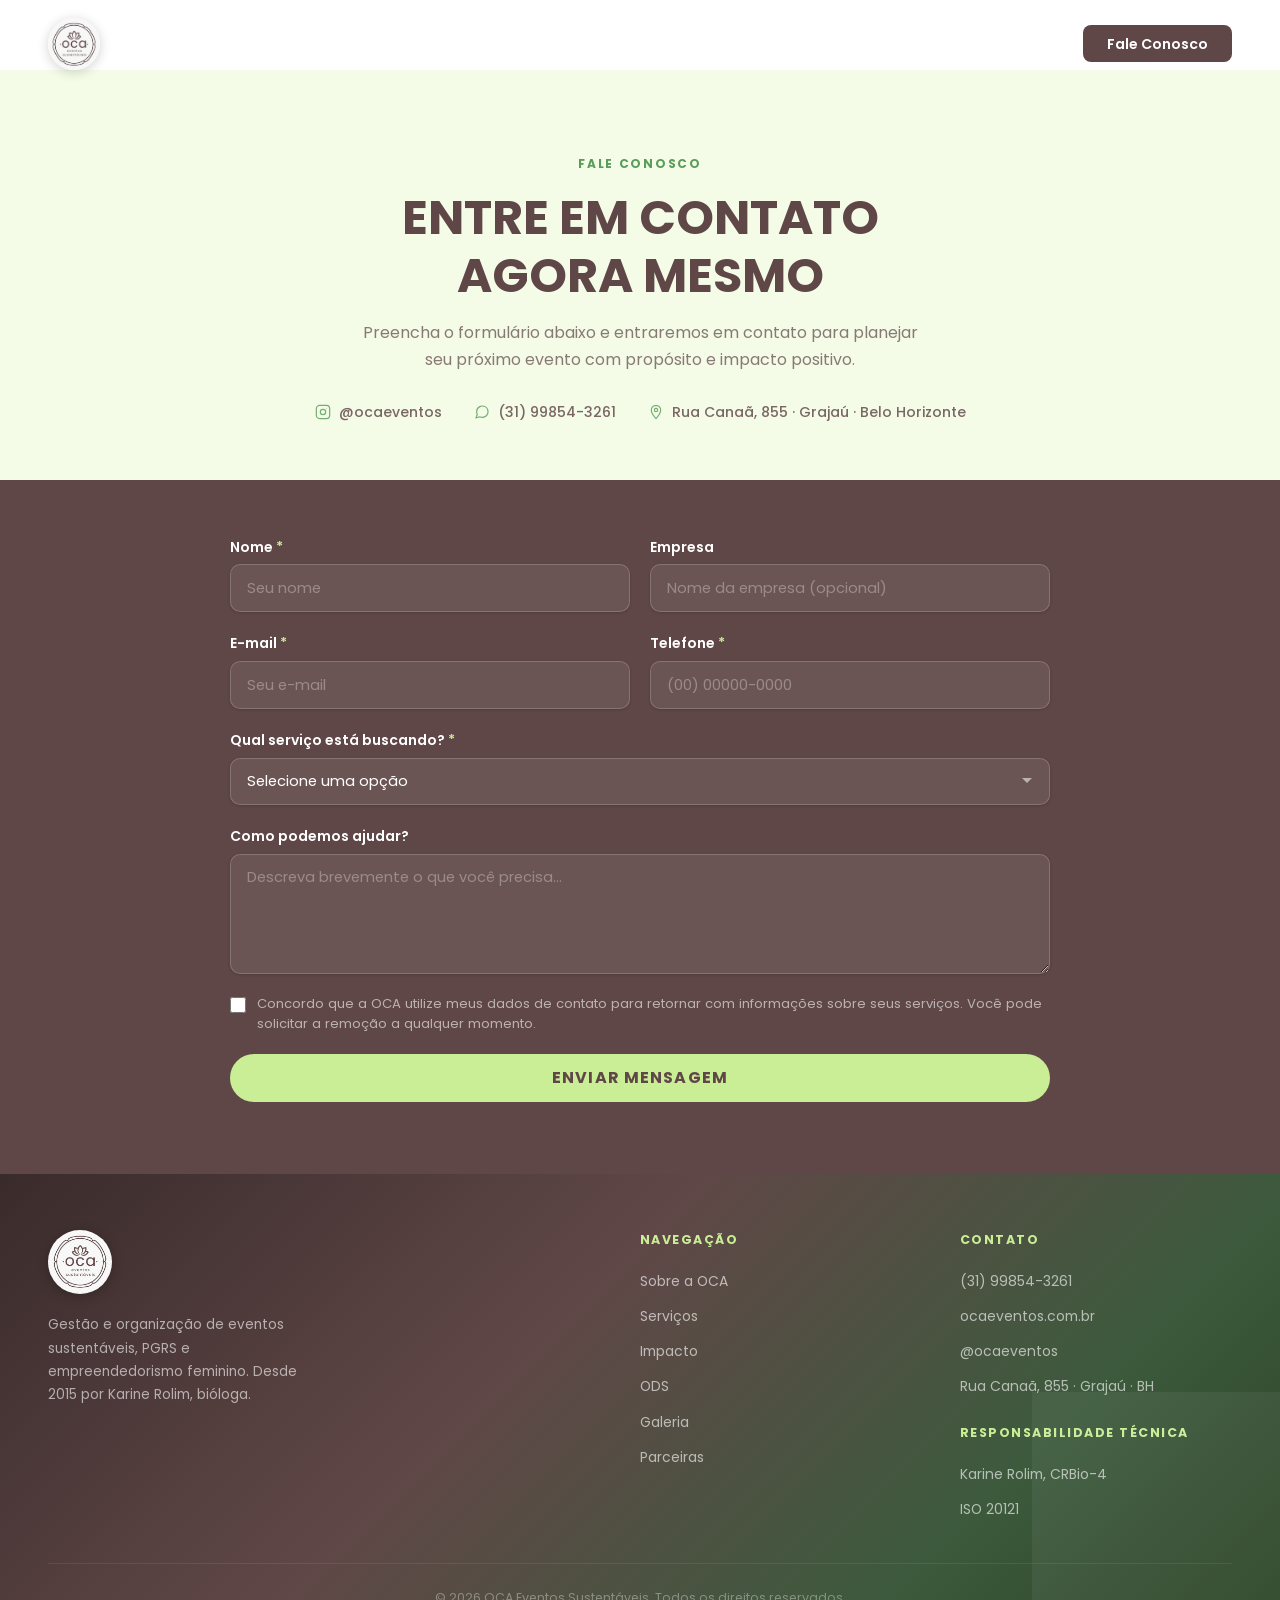
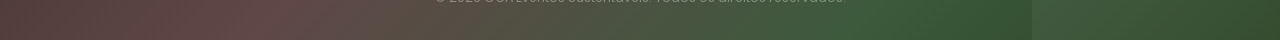
<file: contato.html>
<!DOCTYPE html>
<html lang="pt-BR">
<head>
    <meta charset="UTF-8">
    <meta name="viewport" content="width=device-width, initial-scale=1.0">
    <title>Fale Conosco | OCA Eventos Sustentáveis</title>
    <link rel="icon" type="image/svg+xml" href="identidade/favicon.svg">
    <meta name="description" content="Entre em contato com a OCA Eventos Sustentáveis. Solicite proposta, PGRS ou tire suas dúvidas. Instagram, WhatsApp e formulário disponíveis.">
    <link rel="preconnect" href="https://fonts.googleapis.com">
    <link rel="preconnect" href="https://fonts.gstatic.com" crossorigin>
    <link href="https://fonts.googleapis.com/css2?family=Poppins:wght@300;400;500;600;700;800&display=swap" rel="stylesheet">
    <link rel="stylesheet" href="styles.css">
</head>
<body data-page="contato">

    <!-- NAVBAR -->
    <nav class="navbar scrolled" id="navbar" aria-label="Navegação principal">
        <a href="index.html" class="navbar__logo">
            <img src="identidade/logo.png" alt="OCA Eventos Sustentáveis">
        </a>
        <ul class="navbar__links" role="list">
            <li><a href="sobre.html" data-nav="sobre">Sobre</a></li>
            <li><a href="servicos.html" data-nav="servicos">Serviços</a></li>
            <li><a href="impacto.html" data-nav="impacto">Impacto</a></li>
            <li><a href="ods.html" data-nav="ods">ODS</a></li>
            <li><a href="galeria.html" data-nav="galeria">Galeria</a></li>
            <li><a href="parceiras.html" data-nav="parceiras">Parceiras</a></li>
        </ul>
        <a href="contato.html" class="btn btn--primary navbar__cta">Fale Conosco</a>
        <button class="navbar__burger" id="burger" aria-label="Abrir menu" aria-expanded="false">
            <span></span><span></span><span></span>
        </button>
    </nav>

    <nav class="navbar__mobile" id="mobileMenu" aria-label="Menu mobile">
        <a href="sobre.html" data-nav="sobre" onclick="closeMobile()">Sobre</a>
        <a href="servicos.html" data-nav="servicos" onclick="closeMobile()">Serviços</a>
        <a href="impacto.html" data-nav="impacto" onclick="closeMobile()">Impacto</a>
        <a href="ods.html" data-nav="ods" onclick="closeMobile()">ODS</a>
        <a href="galeria.html" data-nav="galeria" onclick="closeMobile()">Galeria</a>
        <a href="parceiras.html" data-nav="parceiras" onclick="closeMobile()">Parceiras</a>
        <a href="contato.html" class="btn btn--primary" onclick="closeMobile()">Fale Conosco</a>
    </nav>

    <!-- CONTATO -->
    <section id="contato" aria-labelledby="cta-titulo" style="padding-top: 70px;">
        <!-- Cabeçalho claro -->
        <div class="contato__header">
            <span class="contato__label reveal">Fale Conosco</span>
            <h1 id="cta-titulo" class="contato__title reveal">Entre em contato<br>agora mesmo</h1>
            <p class="contato__subtitle reveal">Preencha o formulário abaixo e entraremos em contato para planejar seu próximo evento com propósito e impacto positivo.</p>

            <div class="contato__details reveal">
                <a href="https://instagram.com/ocaeventos" target="_blank" rel="noopener" class="contato__detail">
                    <svg viewBox="0 0 24 24" stroke-width="1.8" stroke-linecap="round" stroke-linejoin="round">
                        <rect x="2" y="2" width="20" height="20" rx="5" ry="5"/>
                        <circle cx="12" cy="12" r="4"/>
                        <circle cx="17.5" cy="6.5" r="0.5" fill="currentColor" stroke="none"/>
                    </svg>
                    @ocaeventos
                </a>
                <a href="https://wa.me/5531998543261" target="_blank" rel="noopener" class="contato__detail">
                    <svg viewBox="0 0 24 24" stroke-width="1.8" stroke-linecap="round" stroke-linejoin="round">
                        <path d="M21 11.5a8.38 8.38 0 0 1-.9 3.8 8.5 8.5 0 0 1-7.6 4.7 8.38 8.38 0 0 1-3.8-.9L3 21l1.9-5.7a8.38 8.38 0 0 1-.9-3.8 8.5 8.5 0 0 1 4.7-7.6 8.38 8.38 0 0 1 3.8-.9h.5a8.48 8.48 0 0 1 8 8v.5z"/>
                    </svg>
                    (31) 99854-3261
                </a>
                <a href="https://www.google.com/maps/search/?api=1&query=Rua+Cana%C3%A3%2C+855%2C+Graja%C3%BA%2C+Belo+Horizonte" target="_blank" rel="noopener" class="contato__detail">
                    <svg viewBox="0 0 24 24" stroke-width="1.8" stroke-linecap="round" stroke-linejoin="round">
                        <path d="M12 2C8.13 2 5 5.13 5 9c0 5.25 7 13 7 13s7-7.75 7-13c0-3.87-3.13-7-7-7z"/>
                        <circle cx="12" cy="9" r="2.5"/>
                    </svg>
                    Rua Canaã, 855 · Grajaú · Belo Horizonte
                </a>
            </div>
        </div>

        <!-- Formulário escuro -->
        <div class="contato__form-wrap">
            <form class="contato__form" onsubmit="submitContato(event)" novalidate>
                <div class="contato__grid-2">
                    <div class="contato__field">
                        <label for="f-nome">Nome <span class="contato__req">*</span></label>
                        <input type="text" id="f-nome" class="contato__input" placeholder="Seu nome" required>
                    </div>
                    <div class="contato__field">
                        <label for="f-empresa">Empresa</label>
                        <input type="text" id="f-empresa" class="contato__input" placeholder="Nome da empresa (opcional)">
                    </div>
                </div>
                <div class="contato__grid-2">
                    <div class="contato__field">
                        <label for="f-email">E-mail <span class="contato__req">*</span></label>
                        <input type="email" id="f-email" class="contato__input" placeholder="Seu e-mail" required>
                    </div>
                    <div class="contato__field">
                        <label for="f-tel">Telefone <span class="contato__req">*</span></label>
                        <input type="tel" id="f-tel" class="contato__input" placeholder="(00) 00000-0000" required>
                    </div>
                </div>
                <div class="contato__field">
                    <label for="f-servico">Qual serviço está buscando? <span class="contato__req">*</span></label>
                    <select id="f-servico" class="contato__select" required>
                        <option value="" disabled selected>Selecione uma opção</option>
                        <option value="Organização de evento sustentável">Organização de evento sustentável</option>
                        <option value="PGRS (Plano de Gerenciamento de Resíduos)">PGRS (Plano de Gerenciamento de Resíduos)</option>
                        <option value="Curadoria de fornecedoras femininas">Curadoria de fornecedoras femininas</option>
                        <option value="Quero ser parceira">Quero ser parceira</option>
                        <option value="OCA Florescer (formação gratuita)">OCA Florescer (formação gratuita)</option>
                        <option value="RICOTEC (cursos online)">RICOTEC (cursos online)</option>
                        <option value="Outro">Outro</option>
                    </select>
                </div>
                <div class="contato__field">
                    <label for="f-msg">Como podemos ajudar?</label>
                    <textarea id="f-msg" class="contato__textarea" placeholder="Descreva brevemente o que você precisa..."></textarea>
                </div>
                <div class="contato__privacy">
                    <input type="checkbox" id="f-privacy" required>
                    <label for="f-privacy">Concordo que a OCA utilize meus dados de contato para retornar com informações sobre seus serviços. Você pode solicitar a remoção a qualquer momento.</label>
                </div>
                <button type="submit" class="btn btn--green contato__btn">Enviar mensagem</button>
            </form>
        </div>
    </section>

    <!-- FOOTER -->
    <footer>
        <div class="footer__inner">
            <div class="footer__grid">
                <div class="footer__brand">
                    <div class="footer__brand-logo">
                        <img src="identidade/logo.png" alt="OCA Eventos Sustentáveis">
                    </div>
                    <p>Gestão e organização de eventos sustentáveis, PGRS e empreendedorismo feminino. Desde 2015 por Karine Rolim, bióloga.</p>
                </div>
                <div class="footer__col">
                    <h4>Navegação</h4>
                    <ul>
                        <li><a href="sobre.html">Sobre a OCA</a></li>
                        <li><a href="servicos.html">Serviços</a></li>
                        <li><a href="impacto.html">Impacto</a></li>
                        <li><a href="ods.html">ODS</a></li>
                        <li><a href="galeria.html">Galeria</a></li>
                        <li><a href="parceiras.html">Parceiras</a></li>
                    </ul>
                </div>
                <div class="footer__col">
                    <h4>Contato</h4>
                    <ul>
                        <li><a href="https://wa.me/5531998543261" target="_blank" rel="noopener">(31) 99854-3261</a></li>
                        <li><a href="https://www.ocaeventos.com.br" target="_blank" rel="noopener">ocaeventos.com.br</a></li>
                        <li><a href="https://instagram.com/ocaeventos" target="_blank" rel="noopener">@ocaeventos</a></li>
                        <li><a href="https://www.google.com/maps/search/?api=1&query=Rua+Cana%C3%A3%2C+855%2C+Graja%C3%BA%2C+Belo+Horizonte" target="_blank" rel="noopener">Rua Canaã, 855 · Grajaú · BH</a></li>
                    </ul>
                    <h4 style="margin-top:1.5rem;">Responsabilidade técnica</h4>
                    <ul>
                        <li><a href="#">Karine Rolim, CRBio-4</a></li>
                        <li><a href="#">ISO 20121</a></li>
                    </ul>
                </div>
            </div>
            <div class="footer__bottom">
                <p>&copy; 2026 OCA Eventos Sustentáveis. Todos os direitos reservados.</p>
            </div>
        </div>
    </footer>

    <script src="main.js"></script>
</body>
</html>
</file>
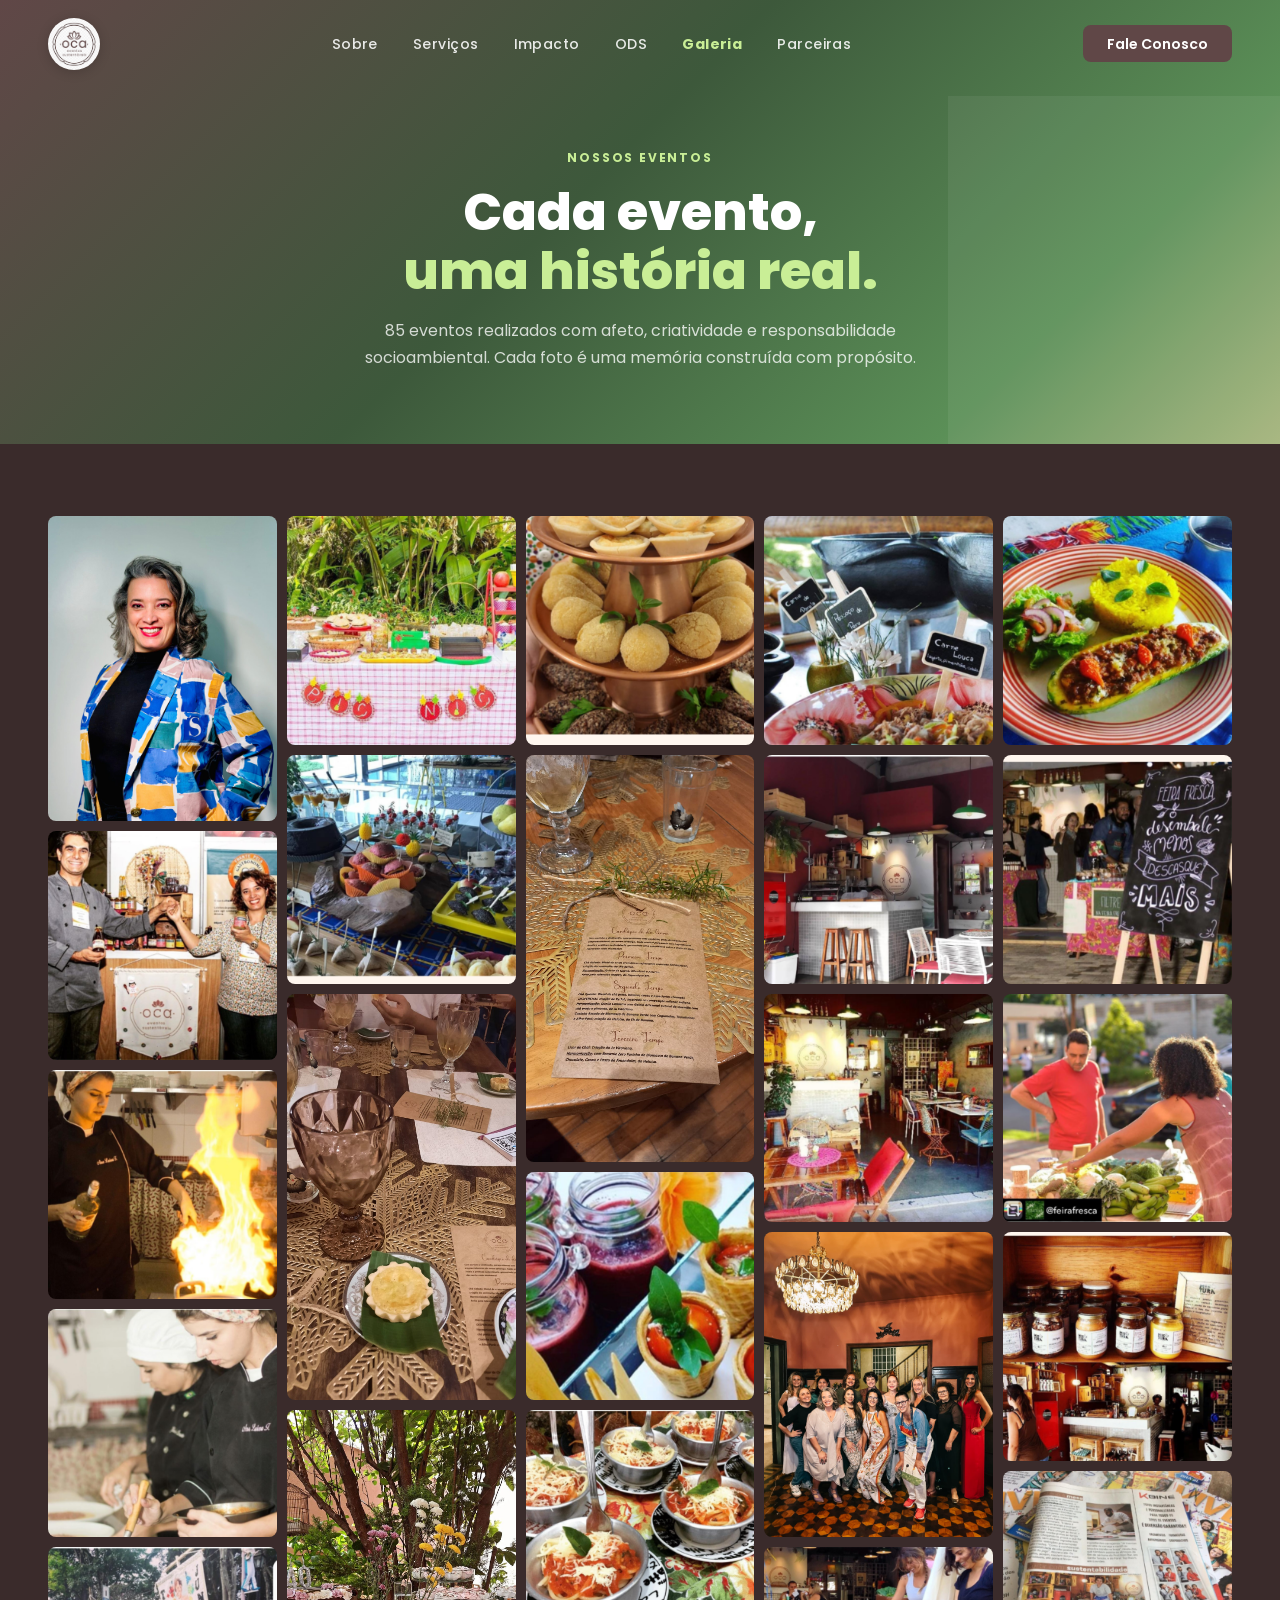
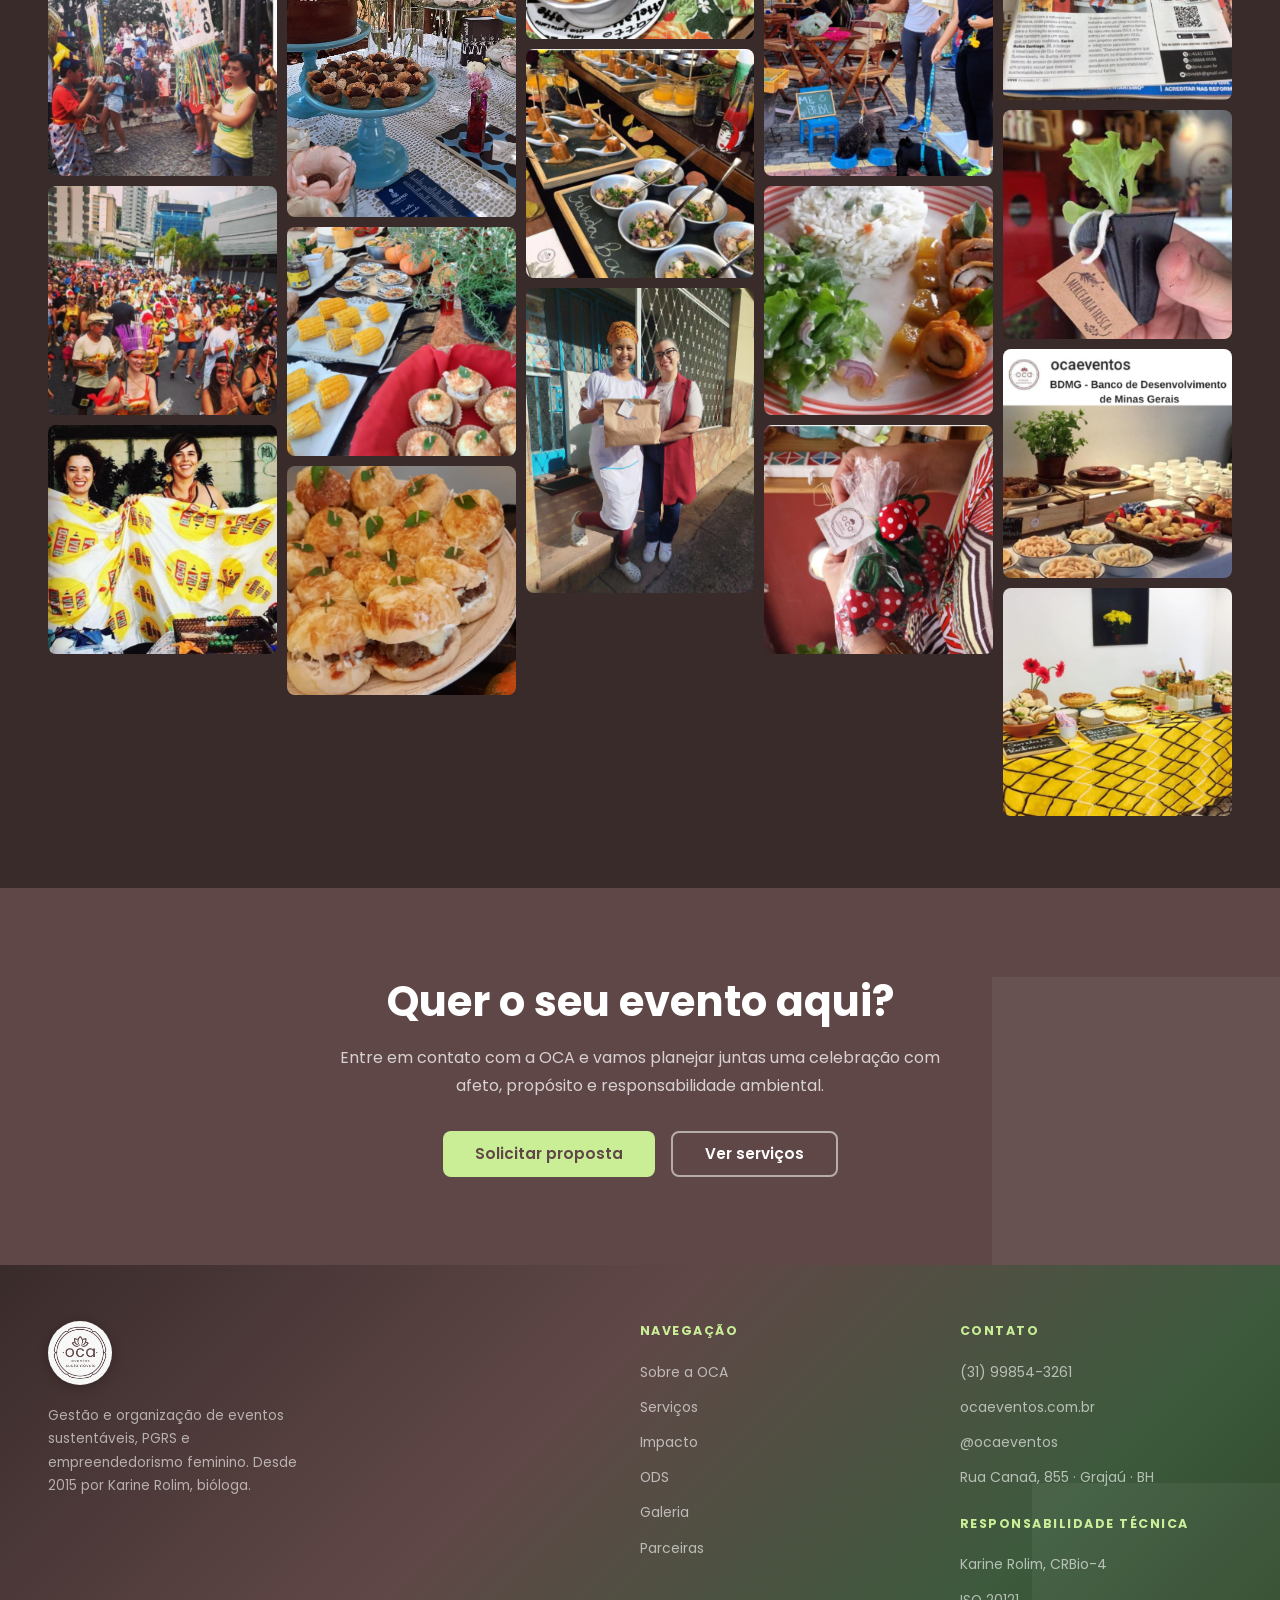
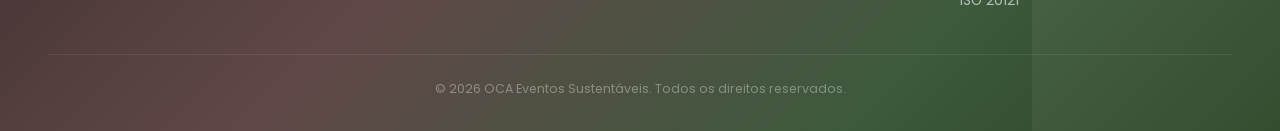
<file: galeria.html>
<!DOCTYPE html>
<html lang="pt-BR">
<head>
    <meta charset="UTF-8">
    <meta name="viewport" content="width=device-width, initial-scale=1.0">
    <title>Galeria | OCA Eventos Sustentáveis</title>
    <link rel="icon" type="image/svg+xml" href="identidade/favicon.svg">
    <meta name="description" content="Galeria de eventos da OCA Eventos Sustentáveis. 85 eventos realizados com afeto, criatividade e responsabilidade socioambiental em Belo Horizonte.">
    <link rel="preconnect" href="https://fonts.googleapis.com">
    <link rel="preconnect" href="https://fonts.gstatic.com" crossorigin>
    <link href="https://fonts.googleapis.com/css2?family=Poppins:wght@300;400;500;600;700;800&display=swap" rel="stylesheet">
    <link rel="stylesheet" href="styles.css">
</head>
<body data-page="galeria">

    <!-- NAVBAR -->
    <nav class="navbar scrolled" id="navbar" aria-label="Navegação principal">
        <a href="index.html" class="navbar__logo">
            <img src="identidade/logo.png" alt="OCA Eventos Sustentáveis">
        </a>
        <ul class="navbar__links" role="list">
            <li><a href="sobre.html" data-nav="sobre">Sobre</a></li>
            <li><a href="servicos.html" data-nav="servicos">Serviços</a></li>
            <li><a href="impacto.html" data-nav="impacto">Impacto</a></li>
            <li><a href="ods.html" data-nav="ods">ODS</a></li>
            <li><a href="galeria.html" data-nav="galeria">Galeria</a></li>
            <li><a href="parceiras.html" data-nav="parceiras">Parceiras</a></li>
        </ul>
        <a href="contato.html" class="btn btn--primary navbar__cta">Fale Conosco</a>
        <button class="navbar__burger" id="burger" aria-label="Abrir menu" aria-expanded="false">
            <span></span><span></span><span></span>
        </button>
    </nav>

    <nav class="navbar__mobile" id="mobileMenu" aria-label="Menu mobile">
        <a href="sobre.html" data-nav="sobre" onclick="closeMobile()">Sobre</a>
        <a href="servicos.html" data-nav="servicos" onclick="closeMobile()">Serviços</a>
        <a href="impacto.html" data-nav="impacto" onclick="closeMobile()">Impacto</a>
        <a href="ods.html" data-nav="ods" onclick="closeMobile()">ODS</a>
        <a href="galeria.html" data-nav="galeria" onclick="closeMobile()">Galeria</a>
        <a href="parceiras.html" data-nav="parceiras" onclick="closeMobile()">Parceiras</a>
        <a href="contato.html" class="btn btn--primary" onclick="closeMobile()">Fale Conosco</a>
    </nav>

    <!-- PAGE HERO -->
    <div class="page-hero">
        <div class="page-hero__inner">
            <span class="page-hero__eyebrow">Nossos eventos</span>
            <h1 class="page-hero__title">Cada evento,<br><em>uma história real.</em></h1>
            <p class="page-hero__subtitle">85 eventos realizados com afeto, criatividade e responsabilidade socioambiental. Cada foto é uma memória construída com propósito.</p>
        </div>
    </div>

    <!-- GALERIA COMPLETA -->
    <div id="galeria" class="galeria-page" aria-label="Galeria de eventos OCA">
        <div class="galeria-page__grid">
            <img class="galeria-page__img" src="identidade/fotos/WhatsApp-Image-2024-07-08-at-11.24.03-1152x1536.jpeg" alt="Evento OCA">
            <img class="galeria-page__img" src="identidade/fotos/1-1-300x300.png" alt="Evento OCA">
            <img class="galeria-page__img" src="identidade/fotos/2-1-300x300.png" alt="Evento OCA">
            <img class="galeria-page__img" src="identidade/fotos/3-1-300x300.png" alt="Evento OCA">
            <img class="galeria-page__img" src="identidade/fotos/4-1-300x300.png" alt="Evento OCA">
            <img class="galeria-page__img" src="identidade/fotos/5-1-300x300.png" alt="Evento OCA">
            <img class="galeria-page__img" src="identidade/fotos/6-1-300x300.png" alt="Evento OCA">
            <img class="galeria-page__img" src="identidade/fotos/7-1-300x300.png" alt="Evento OCA">
            <img class="galeria-page__img" src="identidade/fotos/8-1-300x300.png" alt="Evento OCA">
            <img class="galeria-page__img" src="identidade/fotos/WhatsApp Image 2026-06-08 at 11.35.38.jpeg" alt="Evento OCA">
            <img class="galeria-page__img" src="identidade/fotos/WhatsApp Image 2026-06-08 at 11.35.39 (1).jpeg" alt="Evento OCA">
            <img class="galeria-page__img" src="identidade/fotos/9-1-300x300.png" alt="Evento OCA">
            <img class="galeria-page__img" src="identidade/fotos/10-1-300x300.png" alt="Evento OCA">
            <img class="galeria-page__img" src="identidade/fotos/11-1-300x300.png" alt="Evento OCA">
            <img class="galeria-page__img" src="identidade/fotos/WhatsApp Image 2026-06-08 at 11.35.43.jpeg" alt="Evento OCA">
            <img class="galeria-page__img" src="identidade/fotos/12-1-300x300.png" alt="Evento OCA">
            <img class="galeria-page__img" src="identidade/fotos/13-1-300x300.png" alt="Evento OCA">
            <img class="galeria-page__img" src="identidade/fotos/14-1-300x300.png" alt="Evento OCA">
            <img class="galeria-page__img" src="identidade/fotos/WhatsApp Image 2026-06-08 at 11.35.44.jpeg" alt="Evento OCA">
            <img class="galeria-page__img" src="identidade/fotos/15-1-300x300.png" alt="Evento OCA">
            <img class="galeria-page__img" src="identidade/fotos/16-1-300x300.png" alt="Evento OCA">
            <img class="galeria-page__img" src="identidade/fotos/17-1-300x300.png" alt="Evento OCA">
            <img class="galeria-page__img" src="identidade/fotos/WhatsApp Image 2026-06-08 at 11.35.47.jpeg" alt="Evento OCA">
            <img class="galeria-page__img" src="identidade/fotos/18-300x300.png" alt="Evento OCA">
            <img class="galeria-page__img" src="identidade/fotos/19-1-300x300.png" alt="Evento OCA">
            <img class="galeria-page__img" src="identidade/fotos/20-300x300.png" alt="Evento OCA">
            <img class="galeria-page__img" src="identidade/fotos/21-300x300.png" alt="Evento OCA">
            <img class="galeria-page__img" src="identidade/fotos/22-300x300.png" alt="Evento OCA">
            <img class="galeria-page__img" src="identidade/fotos/23-300x300.png" alt="Evento OCA">
            <img class="galeria-page__img" src="identidade/fotos/24-300x300.png" alt="Evento OCA">
            <img class="galeria-page__img" src="identidade/fotos/25-300x300.png" alt="Evento OCA">
            <img class="galeria-page__img" src="identidade/fotos/26-300x300.png" alt="Evento OCA">
            <img class="galeria-page__img" src="identidade/fotos/27-300x300.png" alt="Evento OCA">
            <img class="galeria-page__img" src="identidade/fotos/28-300x300.png" alt="Evento OCA">
        </div>
    </div>

    <!-- CTA -->
    <div class="home-cta">
        <div class="home-cta__inner reveal">
            <h2>Quer o seu evento aqui?</h2>
            <p>Entre em contato com a OCA e vamos planejar juntas uma celebração com afeto, propósito e responsabilidade ambiental.</p>
            <div style="display:flex; gap:1rem; justify-content:center; flex-wrap:wrap;">
                <a href="contato.html" class="btn btn--green" style="font-size:0.95rem; padding:0.85rem 2rem;">Solicitar proposta</a>
                <a href="servicos.html" class="btn btn--outline-white" style="font-size:0.95rem; padding:0.85rem 2rem;">Ver serviços</a>
            </div>
        </div>
    </div>

    <!-- FOOTER -->
    <footer>
        <div class="footer__inner">
            <div class="footer__grid">
                <div class="footer__brand">
                    <div class="footer__brand-logo">
                        <img src="identidade/logo.png" alt="OCA Eventos Sustentáveis">
                    </div>
                    <p>Gestão e organização de eventos sustentáveis, PGRS e empreendedorismo feminino. Desde 2015 por Karine Rolim, bióloga.</p>
                </div>
                <div class="footer__col">
                    <h4>Navegação</h4>
                    <ul>
                        <li><a href="sobre.html">Sobre a OCA</a></li>
                        <li><a href="servicos.html">Serviços</a></li>
                        <li><a href="impacto.html">Impacto</a></li>
                        <li><a href="ods.html">ODS</a></li>
                        <li><a href="galeria.html">Galeria</a></li>
                        <li><a href="parceiras.html">Parceiras</a></li>
                    </ul>
                </div>
                <div class="footer__col">
                    <h4>Contato</h4>
                    <ul>
                        <li><a href="https://wa.me/5531998543261" target="_blank" rel="noopener">(31) 99854-3261</a></li>
                        <li><a href="https://www.ocaeventos.com.br" target="_blank" rel="noopener">ocaeventos.com.br</a></li>
                        <li><a href="https://instagram.com/ocaeventos" target="_blank" rel="noopener">@ocaeventos</a></li>
                        <li><a href="https://www.google.com/maps/search/?api=1&query=Rua+Cana%C3%A3%2C+855%2C+Graja%C3%BA%2C+Belo+Horizonte" target="_blank" rel="noopener">Rua Canaã, 855 · Grajaú · BH</a></li>
                    </ul>
                    <h4 style="margin-top:1.5rem;">Responsabilidade técnica</h4>
                    <ul>
                        <li><a href="#">Karine Rolim, CRBio-4</a></li>
                        <li><a href="#">ISO 20121</a></li>
                    </ul>
                </div>
            </div>
            <div class="footer__bottom">
                <p>&copy; 2026 OCA Eventos Sustentáveis. Todos os direitos reservados.</p>
            </div>
        </div>
    </footer>

    <script src="main.js"></script>
</body>
</html>
</file>
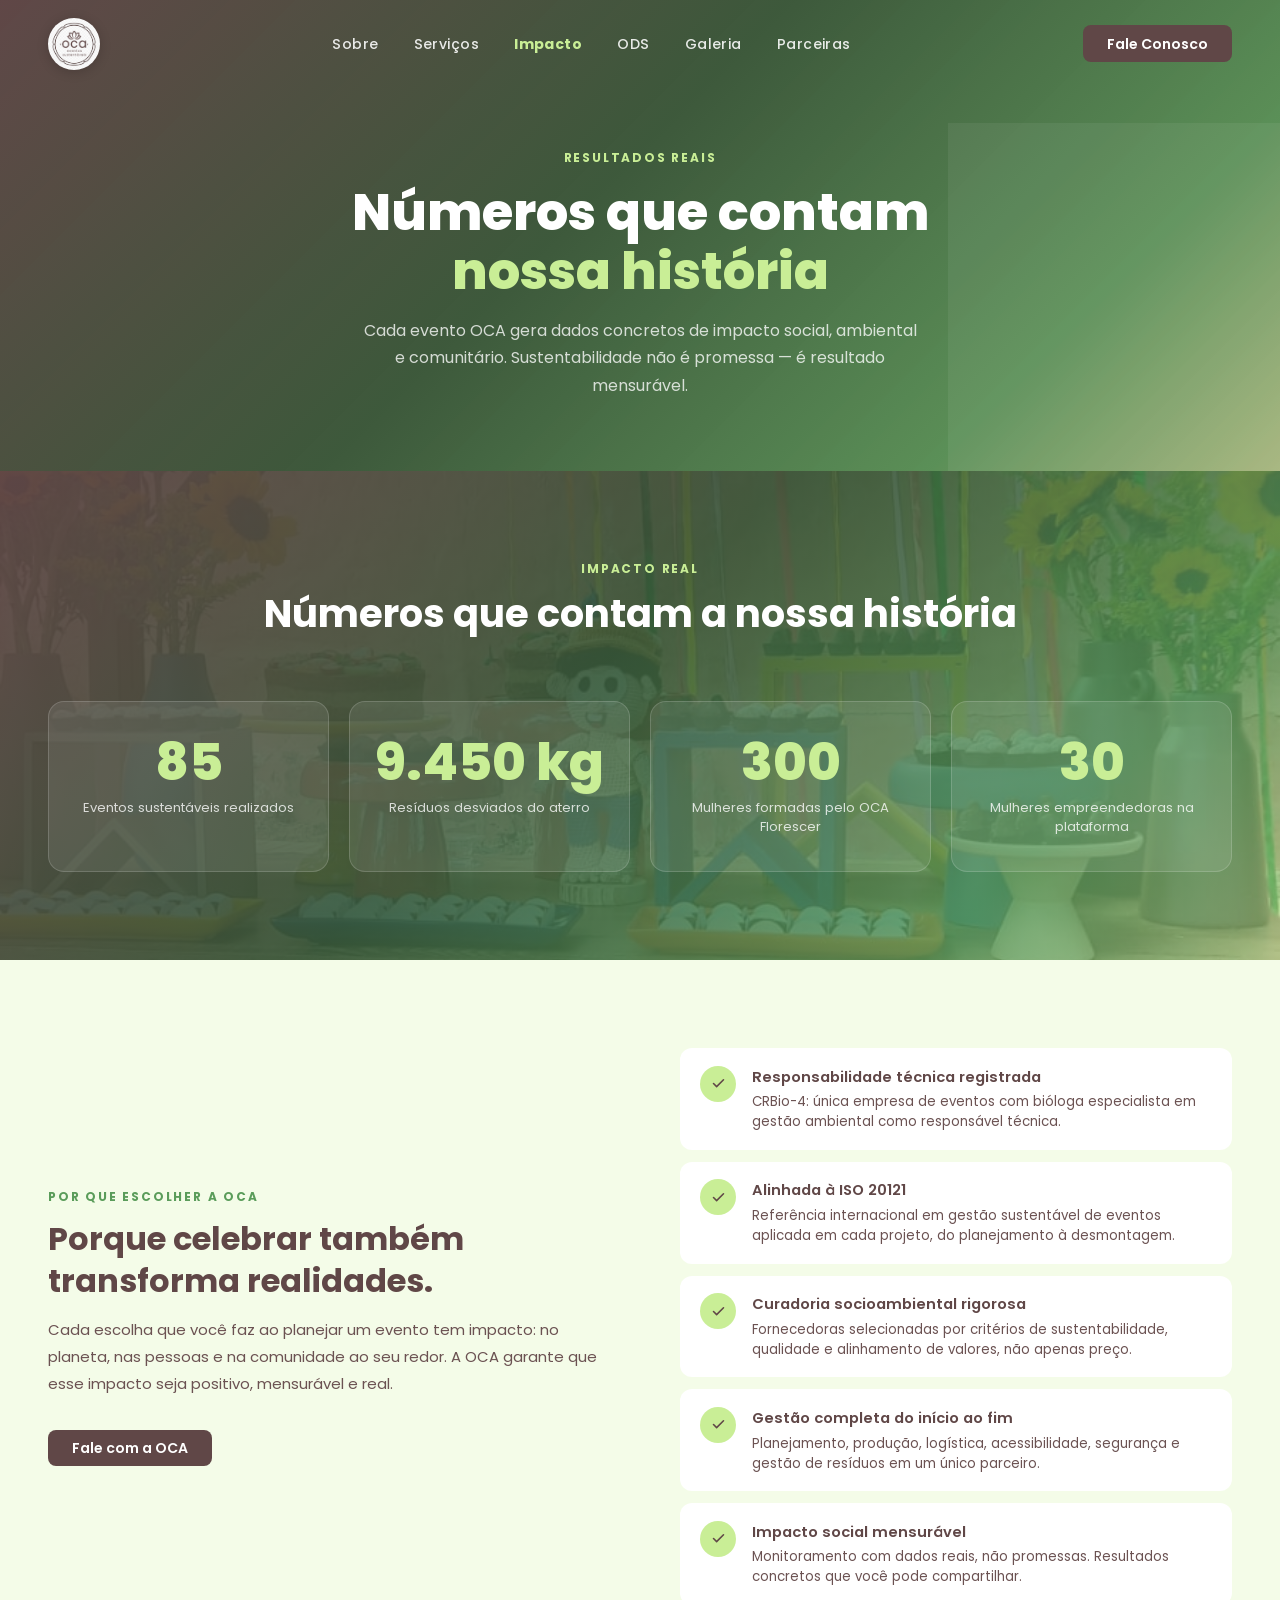
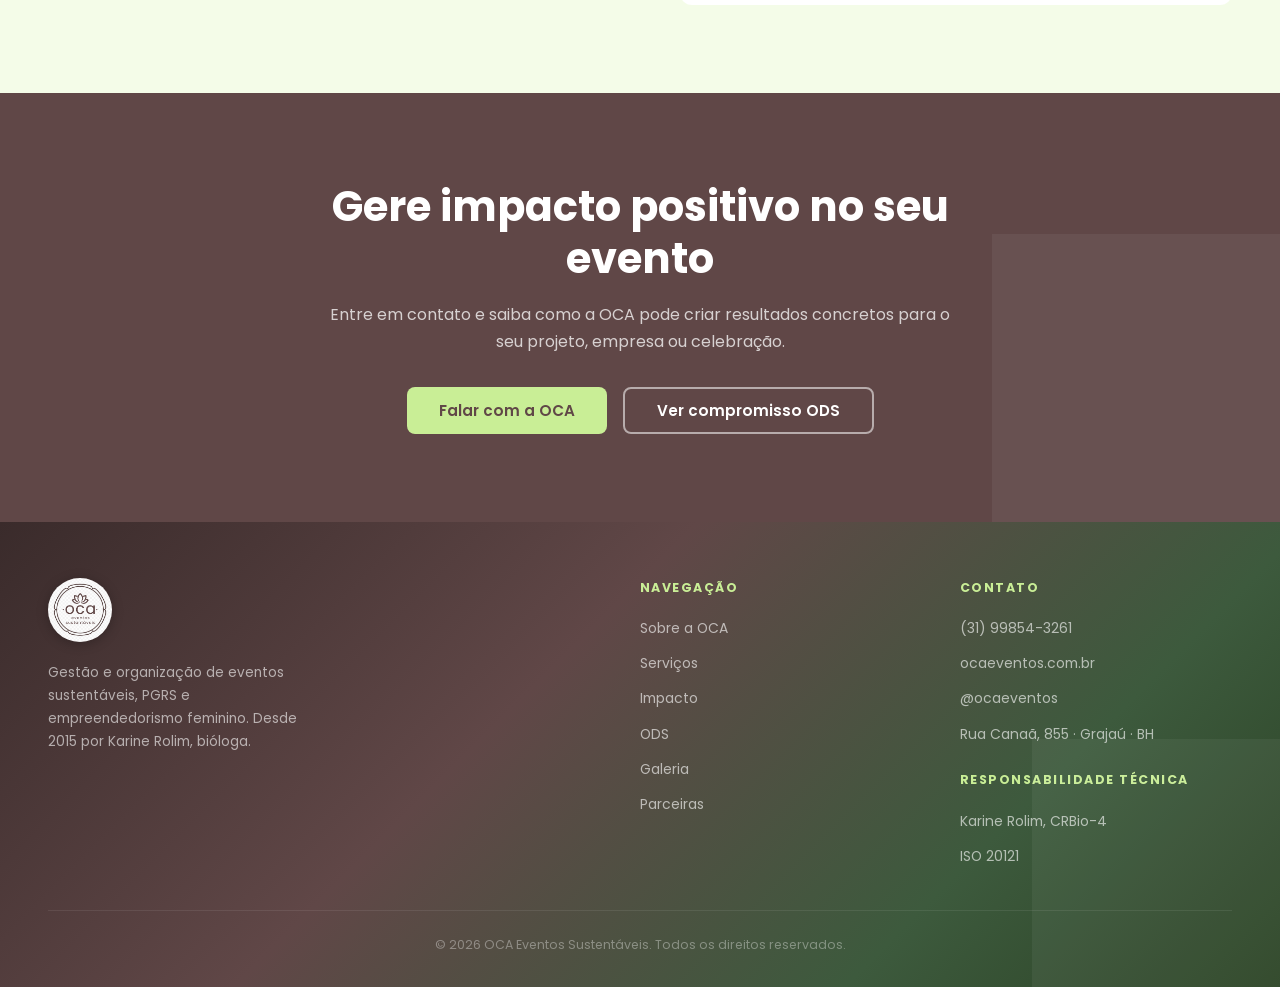
<file: impacto.html>
<!DOCTYPE html>
<html lang="pt-BR">
<head>
    <meta charset="UTF-8">
    <meta name="viewport" content="width=device-width, initial-scale=1.0">
    <title>Impacto | OCA Eventos Sustentáveis</title>
    <link rel="icon" type="image/svg+xml" href="identidade/favicon.svg">
    <meta name="description" content="Conheça o impacto real da OCA: 85 eventos sustentáveis, 9.450 kg de resíduos desviados, 300 mulheres formadas e 30 empreendedoras parceiras. Responsabilidade técnica CRBio-4 e ISO 20121.">
    <link rel="preconnect" href="https://fonts.googleapis.com">
    <link rel="preconnect" href="https://fonts.gstatic.com" crossorigin>
    <link href="https://fonts.googleapis.com/css2?family=Poppins:wght@300;400;500;600;700;800&display=swap" rel="stylesheet">
    <link rel="stylesheet" href="styles.css">
</head>
<body data-page="impacto">

    <!-- NAVBAR -->
    <nav class="navbar scrolled" id="navbar" aria-label="Navegação principal">
        <a href="index.html" class="navbar__logo">
            <img src="identidade/logo.png" alt="OCA Eventos Sustentáveis">
        </a>
        <ul class="navbar__links" role="list">
            <li><a href="sobre.html" data-nav="sobre">Sobre</a></li>
            <li><a href="servicos.html" data-nav="servicos">Serviços</a></li>
            <li><a href="impacto.html" data-nav="impacto">Impacto</a></li>
            <li><a href="ods.html" data-nav="ods">ODS</a></li>
            <li><a href="galeria.html" data-nav="galeria">Galeria</a></li>
            <li><a href="parceiras.html" data-nav="parceiras">Parceiras</a></li>
        </ul>
        <a href="contato.html" class="btn btn--primary navbar__cta">Fale Conosco</a>
        <button class="navbar__burger" id="burger" aria-label="Abrir menu" aria-expanded="false">
            <span></span><span></span><span></span>
        </button>
    </nav>

    <nav class="navbar__mobile" id="mobileMenu" aria-label="Menu mobile">
        <a href="sobre.html" data-nav="sobre" onclick="closeMobile()">Sobre</a>
        <a href="servicos.html" data-nav="servicos" onclick="closeMobile()">Serviços</a>
        <a href="impacto.html" data-nav="impacto" onclick="closeMobile()">Impacto</a>
        <a href="ods.html" data-nav="ods" onclick="closeMobile()">ODS</a>
        <a href="galeria.html" data-nav="galeria" onclick="closeMobile()">Galeria</a>
        <a href="parceiras.html" data-nav="parceiras" onclick="closeMobile()">Parceiras</a>
        <a href="contato.html" class="btn btn--primary" onclick="closeMobile()">Fale Conosco</a>
    </nav>

    <!-- PAGE HERO -->
    <div class="page-hero">
        <div class="page-hero__inner">
            <span class="page-hero__eyebrow">Resultados reais</span>
            <h1 class="page-hero__title">Números que contam<br><em>nossa história</em></h1>
            <p class="page-hero__subtitle">Cada evento OCA gera dados concretos de impacto social, ambiental e comunitário. Sustentabilidade não é promessa — é resultado mensurável.</p>
        </div>
    </div>

    <!-- IMPACTO -->
    <section id="impacto" aria-labelledby="impacto-titulo">
        <div class="container">
            <div class="section__header reveal">
                <span class="section__eyebrow">Impacto real</span>
                <h2 class="section__title" id="impacto-titulo">Números que contam a nossa história</h2>
            </div>
            <div class="stats-grid">
                <div class="stat-box reveal">
                    <span class="stat-box__number" data-target="85">85</span>
                    <div class="stat-box__label">Eventos sustentáveis realizados</div>
                </div>
                <div class="stat-box reveal reveal-d1">
                    <span class="stat-box__number" data-target="9450" data-suffix="kg">9.450 kg</span>
                    <div class="stat-box__label">Resíduos desviados do aterro</div>
                </div>
                <div class="stat-box reveal reveal-d2">
                    <span class="stat-box__number" data-target="300">300</span>
                    <div class="stat-box__label">Mulheres formadas pelo OCA Florescer</div>
                </div>
                <div class="stat-box reveal reveal-d3">
                    <span class="stat-box__number" data-target="30">30</span>
                    <div class="stat-box__label">Mulheres empreendedoras na plataforma</div>
                </div>
            </div>
        </div>
    </section>

    <!-- DIFERENCIAIS -->
    <section id="diferenciais" aria-labelledby="dif-titulo">
        <div class="container">
            <div class="diferenciais__grid">
                <div class="diferenciais__text reveal">
                    <span class="section__eyebrow">Por que escolher a OCA</span>
                    <h2 id="dif-titulo">Porque celebrar também transforma realidades.</h2>
                    <p>Cada escolha que você faz ao planejar um evento tem impacto: no planeta, nas pessoas e na comunidade ao seu redor. A OCA garante que esse impacto seja positivo, mensurável e real.</p>
                    <a href="contato.html" class="btn btn--primary">Fale com a OCA</a>
                </div>
                <div class="dif-list reveal reveal-d1">
                    <div class="dif-item">
                        <div class="dif-item__icon" aria-hidden="true">
                            <svg viewBox="0 0 24 24" stroke-width="2.5" stroke-linecap="round" stroke-linejoin="round"><polyline points="20 6 9 17 4 12"/></svg>
                        </div>
                        <div>
                            <h4>Responsabilidade técnica registrada</h4>
                            <p>CRBio-4: única empresa de eventos com bióloga especialista em gestão ambiental como responsável técnica.</p>
                        </div>
                    </div>
                    <div class="dif-item">
                        <div class="dif-item__icon" aria-hidden="true">
                            <svg viewBox="0 0 24 24" stroke-width="2.5" stroke-linecap="round" stroke-linejoin="round"><polyline points="20 6 9 17 4 12"/></svg>
                        </div>
                        <div>
                            <h4>Alinhada à ISO 20121</h4>
                            <p>Referência internacional em gestão sustentável de eventos aplicada em cada projeto, do planejamento à desmontagem.</p>
                        </div>
                    </div>
                    <div class="dif-item">
                        <div class="dif-item__icon" aria-hidden="true">
                            <svg viewBox="0 0 24 24" stroke-width="2.5" stroke-linecap="round" stroke-linejoin="round"><polyline points="20 6 9 17 4 12"/></svg>
                        </div>
                        <div>
                            <h4>Curadoria socioambiental rigorosa</h4>
                            <p>Fornecedoras selecionadas por critérios de sustentabilidade, qualidade e alinhamento de valores, não apenas preço.</p>
                        </div>
                    </div>
                    <div class="dif-item">
                        <div class="dif-item__icon" aria-hidden="true">
                            <svg viewBox="0 0 24 24" stroke-width="2.5" stroke-linecap="round" stroke-linejoin="round"><polyline points="20 6 9 17 4 12"/></svg>
                        </div>
                        <div>
                            <h4>Gestão completa do início ao fim</h4>
                            <p>Planejamento, produção, logística, acessibilidade, segurança e gestão de resíduos em um único parceiro.</p>
                        </div>
                    </div>
                    <div class="dif-item">
                        <div class="dif-item__icon" aria-hidden="true">
                            <svg viewBox="0 0 24 24" stroke-width="2.5" stroke-linecap="round" stroke-linejoin="round"><polyline points="20 6 9 17 4 12"/></svg>
                        </div>
                        <div>
                            <h4>Impacto social mensurável</h4>
                            <p>Monitoramento com dados reais, não promessas. Resultados concretos que você pode compartilhar.</p>
                        </div>
                    </div>
                </div>
            </div>
        </div>
    </section>

    <!-- CTA -->
    <div class="home-cta">
        <div class="home-cta__inner reveal">
            <h2>Gere impacto positivo no seu evento</h2>
            <p>Entre em contato e saiba como a OCA pode criar resultados concretos para o seu projeto, empresa ou celebração.</p>
            <div style="display:flex; gap:1rem; justify-content:center; flex-wrap:wrap;">
                <a href="contato.html" class="btn btn--green" style="font-size:0.95rem; padding:0.85rem 2rem;">Falar com a OCA</a>
                <a href="ods.html" class="btn btn--outline-white" style="font-size:0.95rem; padding:0.85rem 2rem;">Ver compromisso ODS</a>
            </div>
        </div>
    </div>

    <!-- FOOTER -->
    <footer>
        <div class="footer__inner">
            <div class="footer__grid">
                <div class="footer__brand">
                    <div class="footer__brand-logo">
                        <img src="identidade/logo.png" alt="OCA Eventos Sustentáveis">
                    </div>
                    <p>Gestão e organização de eventos sustentáveis, PGRS e empreendedorismo feminino. Desde 2015 por Karine Rolim, bióloga.</p>
                </div>
                <div class="footer__col">
                    <h4>Navegação</h4>
                    <ul>
                        <li><a href="sobre.html">Sobre a OCA</a></li>
                        <li><a href="servicos.html">Serviços</a></li>
                        <li><a href="impacto.html">Impacto</a></li>
                        <li><a href="ods.html">ODS</a></li>
                        <li><a href="galeria.html">Galeria</a></li>
                        <li><a href="parceiras.html">Parceiras</a></li>
                    </ul>
                </div>
                <div class="footer__col">
                    <h4>Contato</h4>
                    <ul>
                        <li><a href="https://wa.me/5531998543261" target="_blank" rel="noopener">(31) 99854-3261</a></li>
                        <li><a href="https://www.ocaeventos.com.br" target="_blank" rel="noopener">ocaeventos.com.br</a></li>
                        <li><a href="https://instagram.com/ocaeventos" target="_blank" rel="noopener">@ocaeventos</a></li>
                        <li><a href="https://www.google.com/maps/search/?api=1&query=Rua+Cana%C3%A3%2C+855%2C+Graja%C3%BA%2C+Belo+Horizonte" target="_blank" rel="noopener">Rua Canaã, 855 · Grajaú · BH</a></li>
                    </ul>
                    <h4 style="margin-top:1.5rem;">Responsabilidade técnica</h4>
                    <ul>
                        <li><a href="#">Karine Rolim, CRBio-4</a></li>
                        <li><a href="#">ISO 20121</a></li>
                    </ul>
                </div>
            </div>
            <div class="footer__bottom">
                <p>&copy; 2026 OCA Eventos Sustentáveis. Todos os direitos reservados.</p>
            </div>
        </div>
    </footer>

    <script src="main.js"></script>
</body>
</html>
</file>
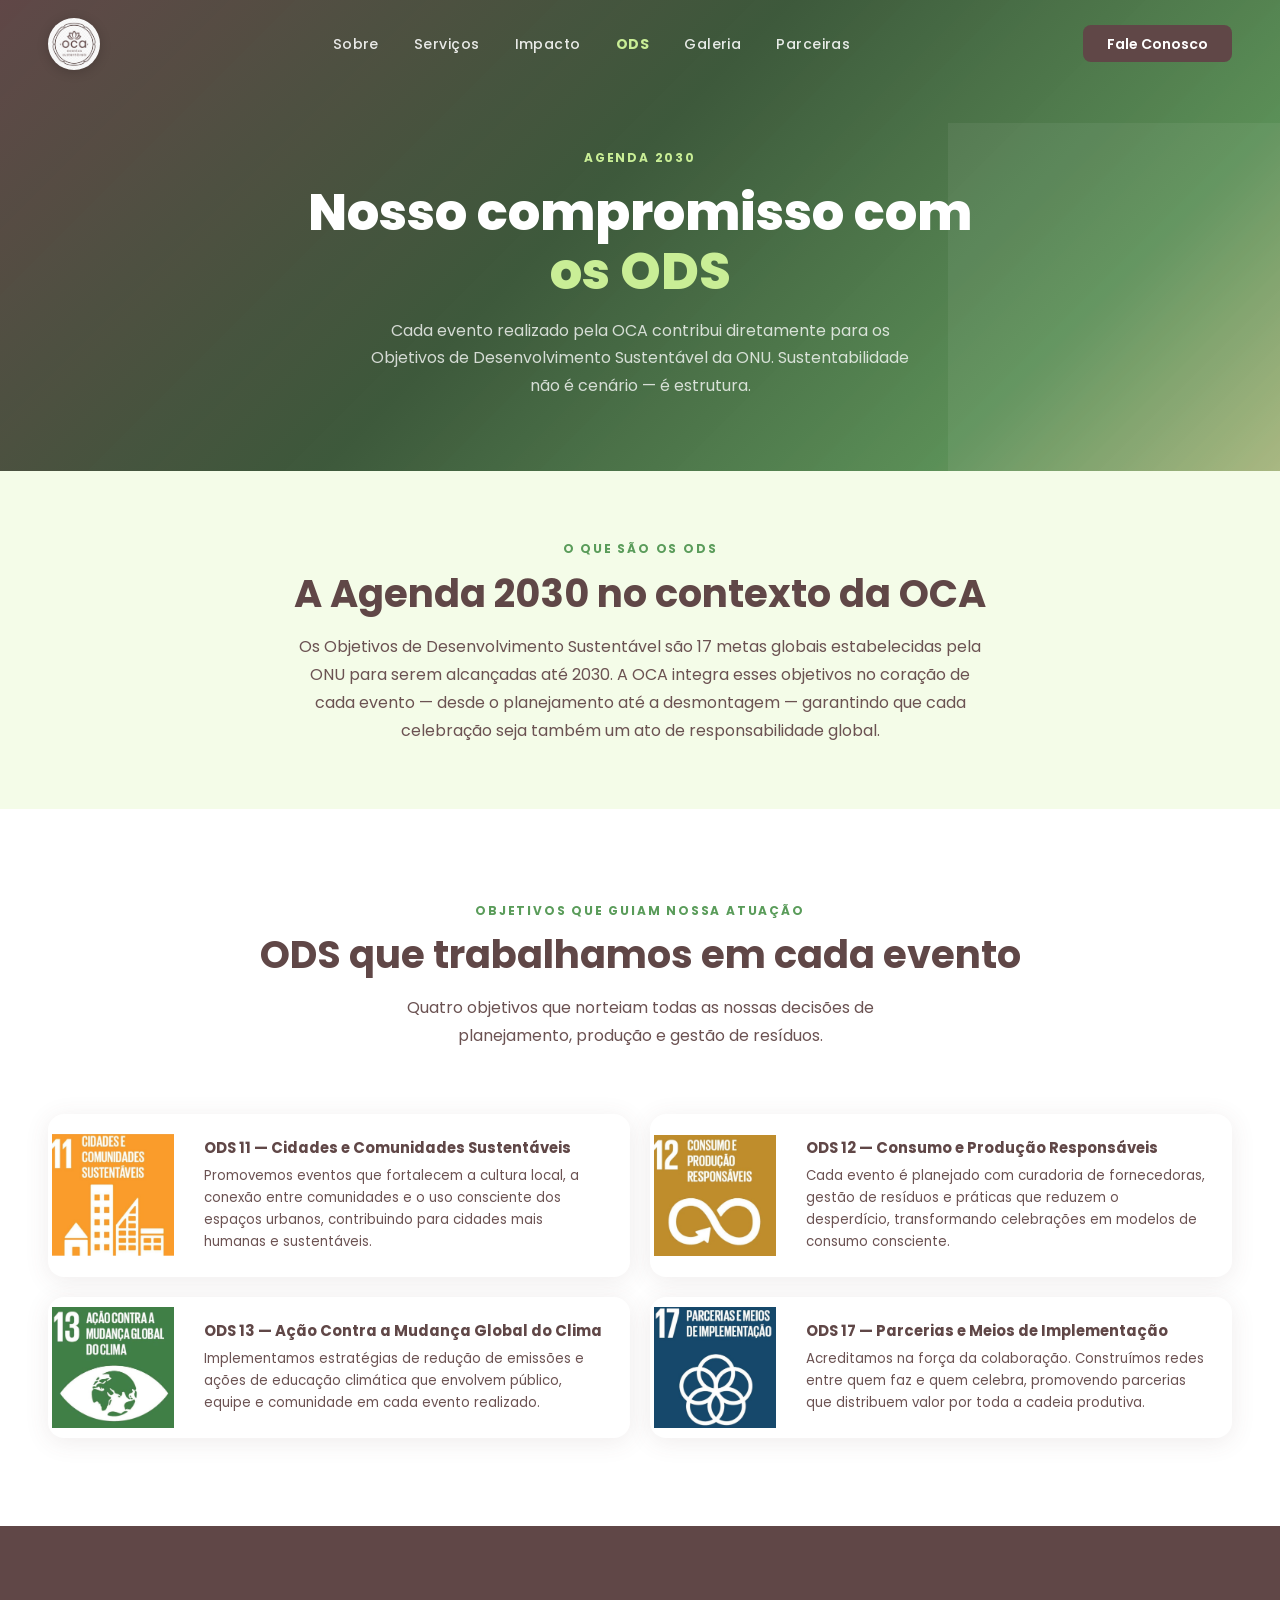
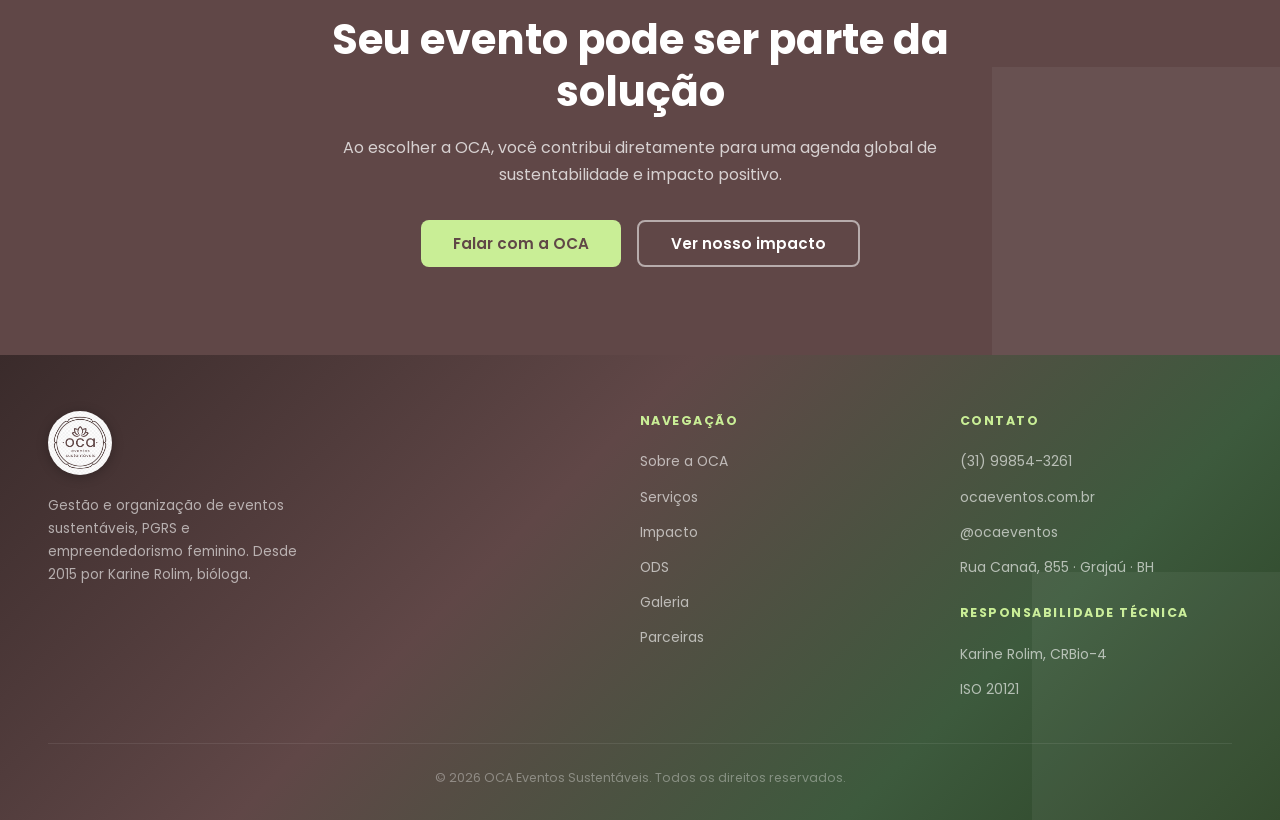
<file: ods.html>
<!DOCTYPE html>
<html lang="pt-BR">
<head>
    <meta charset="UTF-8">
    <meta name="viewport" content="width=device-width, initial-scale=1.0">
    <title>ODS | OCA Eventos Sustentáveis</title>
    <link rel="icon" type="image/svg+xml" href="identidade/favicon.svg">
    <meta name="description" content="A OCA está comprometida com os Objetivos de Desenvolvimento Sustentável da ONU — Agenda 2030. Saiba como cada evento contribui para ODS 11, 12, 13 e 17.">
    <link rel="preconnect" href="https://fonts.googleapis.com">
    <link rel="preconnect" href="https://fonts.gstatic.com" crossorigin>
    <link href="https://fonts.googleapis.com/css2?family=Poppins:wght@300;400;500;600;700;800&display=swap" rel="stylesheet">
    <link rel="stylesheet" href="styles.css">
</head>
<body data-page="ods">

    <!-- NAVBAR -->
    <nav class="navbar scrolled" id="navbar" aria-label="Navegação principal">
        <a href="index.html" class="navbar__logo">
            <img src="identidade/logo.png" alt="OCA Eventos Sustentáveis">
        </a>
        <ul class="navbar__links" role="list">
            <li><a href="sobre.html" data-nav="sobre">Sobre</a></li>
            <li><a href="servicos.html" data-nav="servicos">Serviços</a></li>
            <li><a href="impacto.html" data-nav="impacto">Impacto</a></li>
            <li><a href="ods.html" data-nav="ods">ODS</a></li>
            <li><a href="galeria.html" data-nav="galeria">Galeria</a></li>
            <li><a href="parceiras.html" data-nav="parceiras">Parceiras</a></li>
        </ul>
        <a href="contato.html" class="btn btn--primary navbar__cta">Fale Conosco</a>
        <button class="navbar__burger" id="burger" aria-label="Abrir menu" aria-expanded="false">
            <span></span><span></span><span></span>
        </button>
    </nav>

    <nav class="navbar__mobile" id="mobileMenu" aria-label="Menu mobile">
        <a href="sobre.html" data-nav="sobre" onclick="closeMobile()">Sobre</a>
        <a href="servicos.html" data-nav="servicos" onclick="closeMobile()">Serviços</a>
        <a href="impacto.html" data-nav="impacto" onclick="closeMobile()">Impacto</a>
        <a href="ods.html" data-nav="ods" onclick="closeMobile()">ODS</a>
        <a href="galeria.html" data-nav="galeria" onclick="closeMobile()">Galeria</a>
        <a href="parceiras.html" data-nav="parceiras" onclick="closeMobile()">Parceiras</a>
        <a href="contato.html" class="btn btn--primary" onclick="closeMobile()">Fale Conosco</a>
    </nav>

    <!-- PAGE HERO -->
    <div class="page-hero">
        <div class="page-hero__inner">
            <span class="page-hero__eyebrow">Agenda 2030</span>
            <h1 class="page-hero__title">Nosso compromisso com<br><em>os ODS</em></h1>
            <p class="page-hero__subtitle">Cada evento realizado pela OCA contribui diretamente para os Objetivos de Desenvolvimento Sustentável da ONU. Sustentabilidade não é cenário — é estrutura.</p>
        </div>
    </div>

    <!-- INTRO ODS -->
    <section style="background: var(--light-bg); padding: 4rem 3rem;" aria-label="Sobre os ODS">
        <div class="container">
            <div style="max-width: 800px; margin: 0 auto; text-align: center;" class="reveal">
                <span class="section__eyebrow">O que são os ODS</span>
                <h2 class="section__title">A Agenda 2030 no contexto da OCA</h2>
                <p class="section__subtitle" style="max-width: 700px;">Os Objetivos de Desenvolvimento Sustentável são 17 metas globais estabelecidas pela ONU para serem alcançadas até 2030. A OCA integra esses objetivos no coração de cada evento — desde o planejamento até a desmontagem — garantindo que cada celebração seja também um ato de responsabilidade global.</p>
            </div>
        </div>
    </section>

    <!-- ODS GRID -->
    <section id="ods" aria-labelledby="ods-titulo" style="background: var(--white);">
        <div class="container">
            <div class="section__header reveal">
                <span class="section__eyebrow">Objetivos que guiam nossa atuação</span>
                <h2 class="section__title" id="ods-titulo">ODS que trabalhamos em cada evento</h2>
                <p class="section__subtitle">Quatro objetivos que norteiam todas as nossas decisões de planejamento, produção e gestão de resíduos.</p>
            </div>
            <div class="ods-grid">
                <div class="ods-card reveal">
                    <div class="ods-img-wrap">
                        <img src="identidade/fotos/ods 11.jpg" alt="ODS 11 - Cidades e Comunidades Sustentáveis">
                    </div>
                    <div class="ods-body">
                        <h4>ODS 11 — Cidades e Comunidades Sustentáveis</h4>
                        <p>Promovemos eventos que fortalecem a cultura local, a conexão entre comunidades e o uso consciente dos espaços urbanos, contribuindo para cidades mais humanas e sustentáveis.</p>
                    </div>
                </div>
                <div class="ods-card reveal reveal-d1">
                    <div class="ods-img-wrap">
                        <img src="identidade/fotos/ods12.png" alt="ODS 12 - Consumo e Produção Responsáveis">
                    </div>
                    <div class="ods-body">
                        <h4>ODS 12 — Consumo e Produção Responsáveis</h4>
                        <p>Cada evento é planejado com curadoria de fornecedoras, gestão de resíduos e práticas que reduzem o desperdício, transformando celebrações em modelos de consumo consciente.</p>
                    </div>
                </div>
                <div class="ods-card reveal reveal-d2">
                    <div class="ods-img-wrap">
                        <img src="identidade/fotos/ods13.jpg" alt="ODS 13 - Ação Contra a Mudança Global do Clima">
                    </div>
                    <div class="ods-body">
                        <h4>ODS 13 — Ação Contra a Mudança Global do Clima</h4>
                        <p>Implementamos estratégias de redução de emissões e ações de educação climática que envolvem público, equipe e comunidade em cada evento realizado.</p>
                    </div>
                </div>
                <div class="ods-card reveal reveal-d3">
                    <div class="ods-img-wrap">
                        <img src="identidade/fotos/ods17.png" alt="ODS 17 - Parcerias e Meios de Implementação">
                    </div>
                    <div class="ods-body">
                        <h4>ODS 17 — Parcerias e Meios de Implementação</h4>
                        <p>Acreditamos na força da colaboração. Construímos redes entre quem faz e quem celebra, promovendo parcerias que distribuem valor por toda a cadeia produtiva.</p>
                    </div>
                </div>
            </div>
        </div>
    </section>

    <!-- CTA -->
    <div class="home-cta">
        <div class="home-cta__inner reveal">
            <h2>Seu evento pode ser parte da solução</h2>
            <p>Ao escolher a OCA, você contribui diretamente para uma agenda global de sustentabilidade e impacto positivo.</p>
            <div style="display:flex; gap:1rem; justify-content:center; flex-wrap:wrap;">
                <a href="contato.html" class="btn btn--green" style="font-size:0.95rem; padding:0.85rem 2rem;">Falar com a OCA</a>
                <a href="impacto.html" class="btn btn--outline-white" style="font-size:0.95rem; padding:0.85rem 2rem;">Ver nosso impacto</a>
            </div>
        </div>
    </div>

    <!-- FOOTER -->
    <footer>
        <div class="footer__inner">
            <div class="footer__grid">
                <div class="footer__brand">
                    <div class="footer__brand-logo">
                        <img src="identidade/logo.png" alt="OCA Eventos Sustentáveis">
                    </div>
                    <p>Gestão e organização de eventos sustentáveis, PGRS e empreendedorismo feminino. Desde 2015 por Karine Rolim, bióloga.</p>
                </div>
                <div class="footer__col">
                    <h4>Navegação</h4>
                    <ul>
                        <li><a href="sobre.html">Sobre a OCA</a></li>
                        <li><a href="servicos.html">Serviços</a></li>
                        <li><a href="impacto.html">Impacto</a></li>
                        <li><a href="ods.html">ODS</a></li>
                        <li><a href="galeria.html">Galeria</a></li>
                        <li><a href="parceiras.html">Parceiras</a></li>
                    </ul>
                </div>
                <div class="footer__col">
                    <h4>Contato</h4>
                    <ul>
                        <li><a href="https://wa.me/5531998543261" target="_blank" rel="noopener">(31) 99854-3261</a></li>
                        <li><a href="https://www.ocaeventos.com.br" target="_blank" rel="noopener">ocaeventos.com.br</a></li>
                        <li><a href="https://instagram.com/ocaeventos" target="_blank" rel="noopener">@ocaeventos</a></li>
                        <li><a href="https://www.google.com/maps/search/?api=1&query=Rua+Cana%C3%A3%2C+855%2C+Graja%C3%BA%2C+Belo+Horizonte" target="_blank" rel="noopener">Rua Canaã, 855 · Grajaú · BH</a></li>
                    </ul>
                    <h4 style="margin-top:1.5rem;">Responsabilidade técnica</h4>
                    <ul>
                        <li><a href="#">Karine Rolim, CRBio-4</a></li>
                        <li><a href="#">ISO 20121</a></li>
                    </ul>
                </div>
            </div>
            <div class="footer__bottom">
                <p>&copy; 2026 OCA Eventos Sustentáveis. Todos os direitos reservados.</p>
            </div>
        </div>
    </footer>

    <script src="main.js"></script>
</body>
</html>
</file>
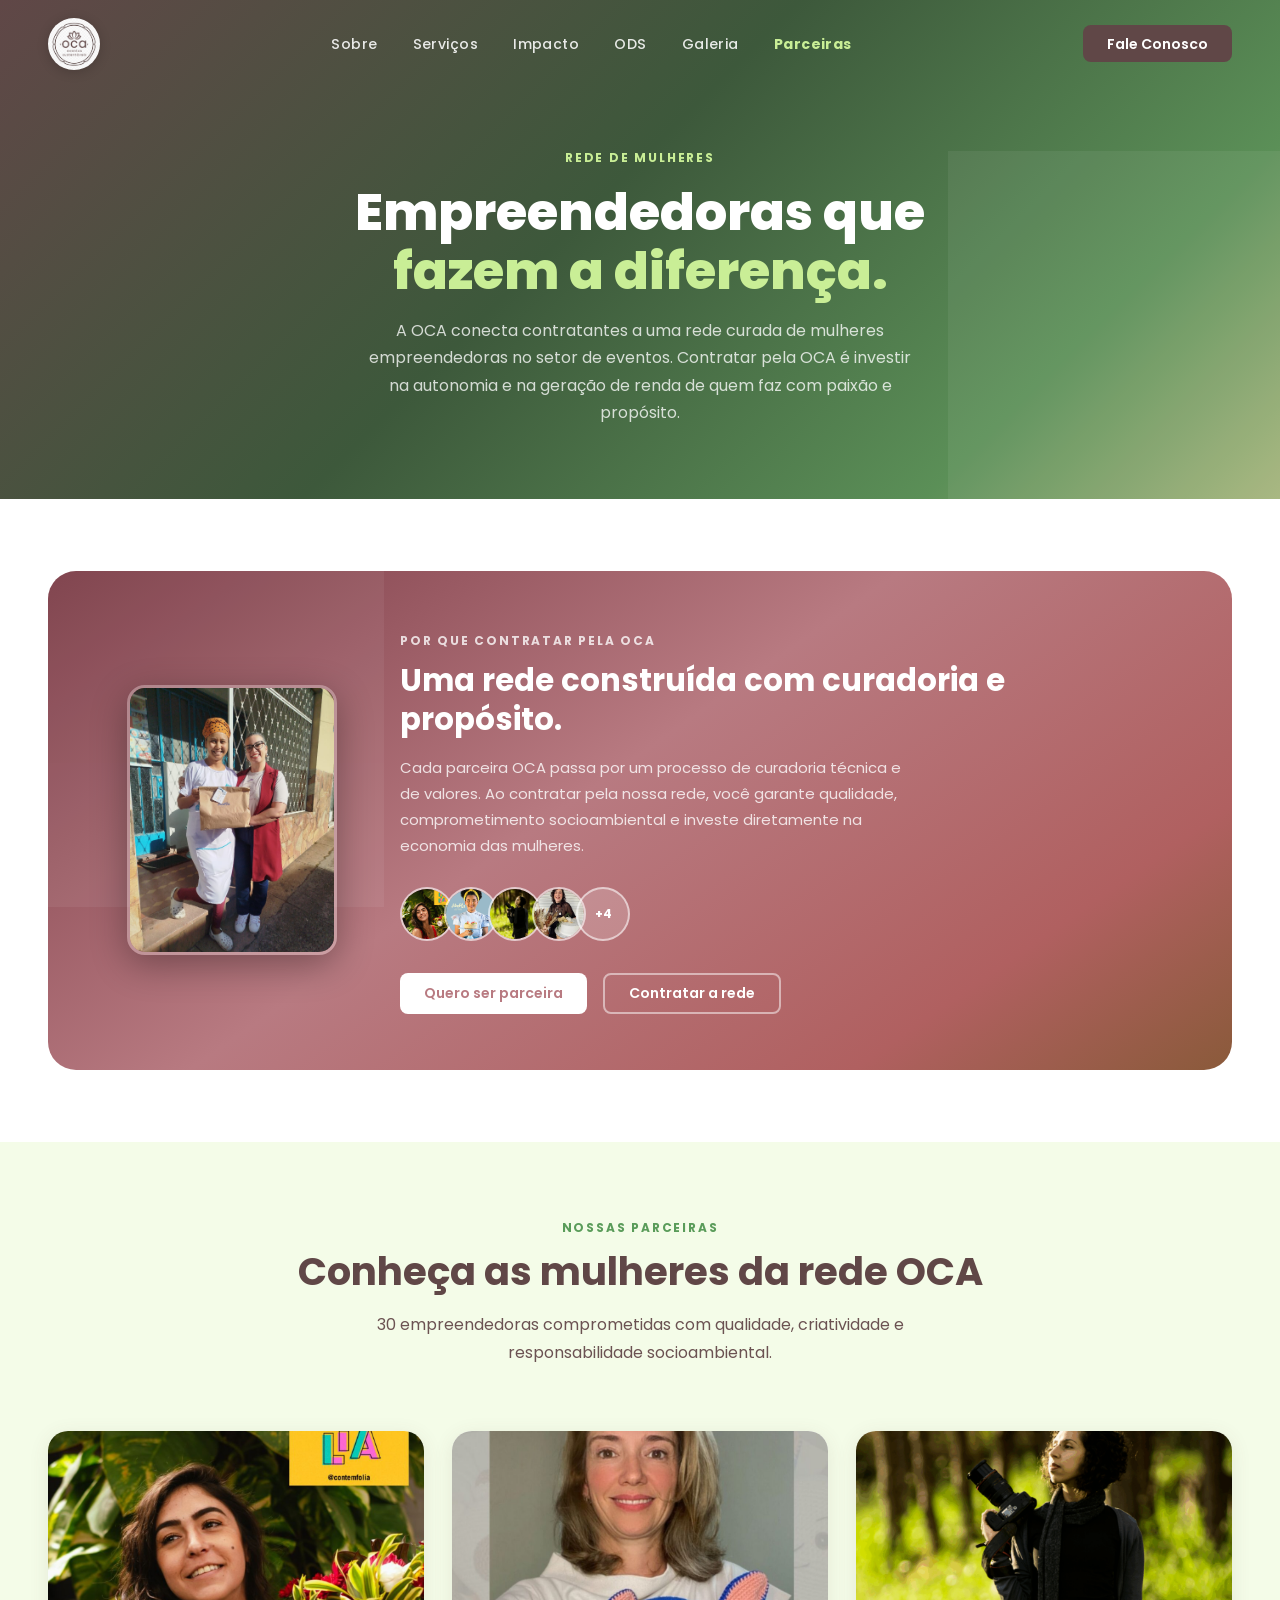
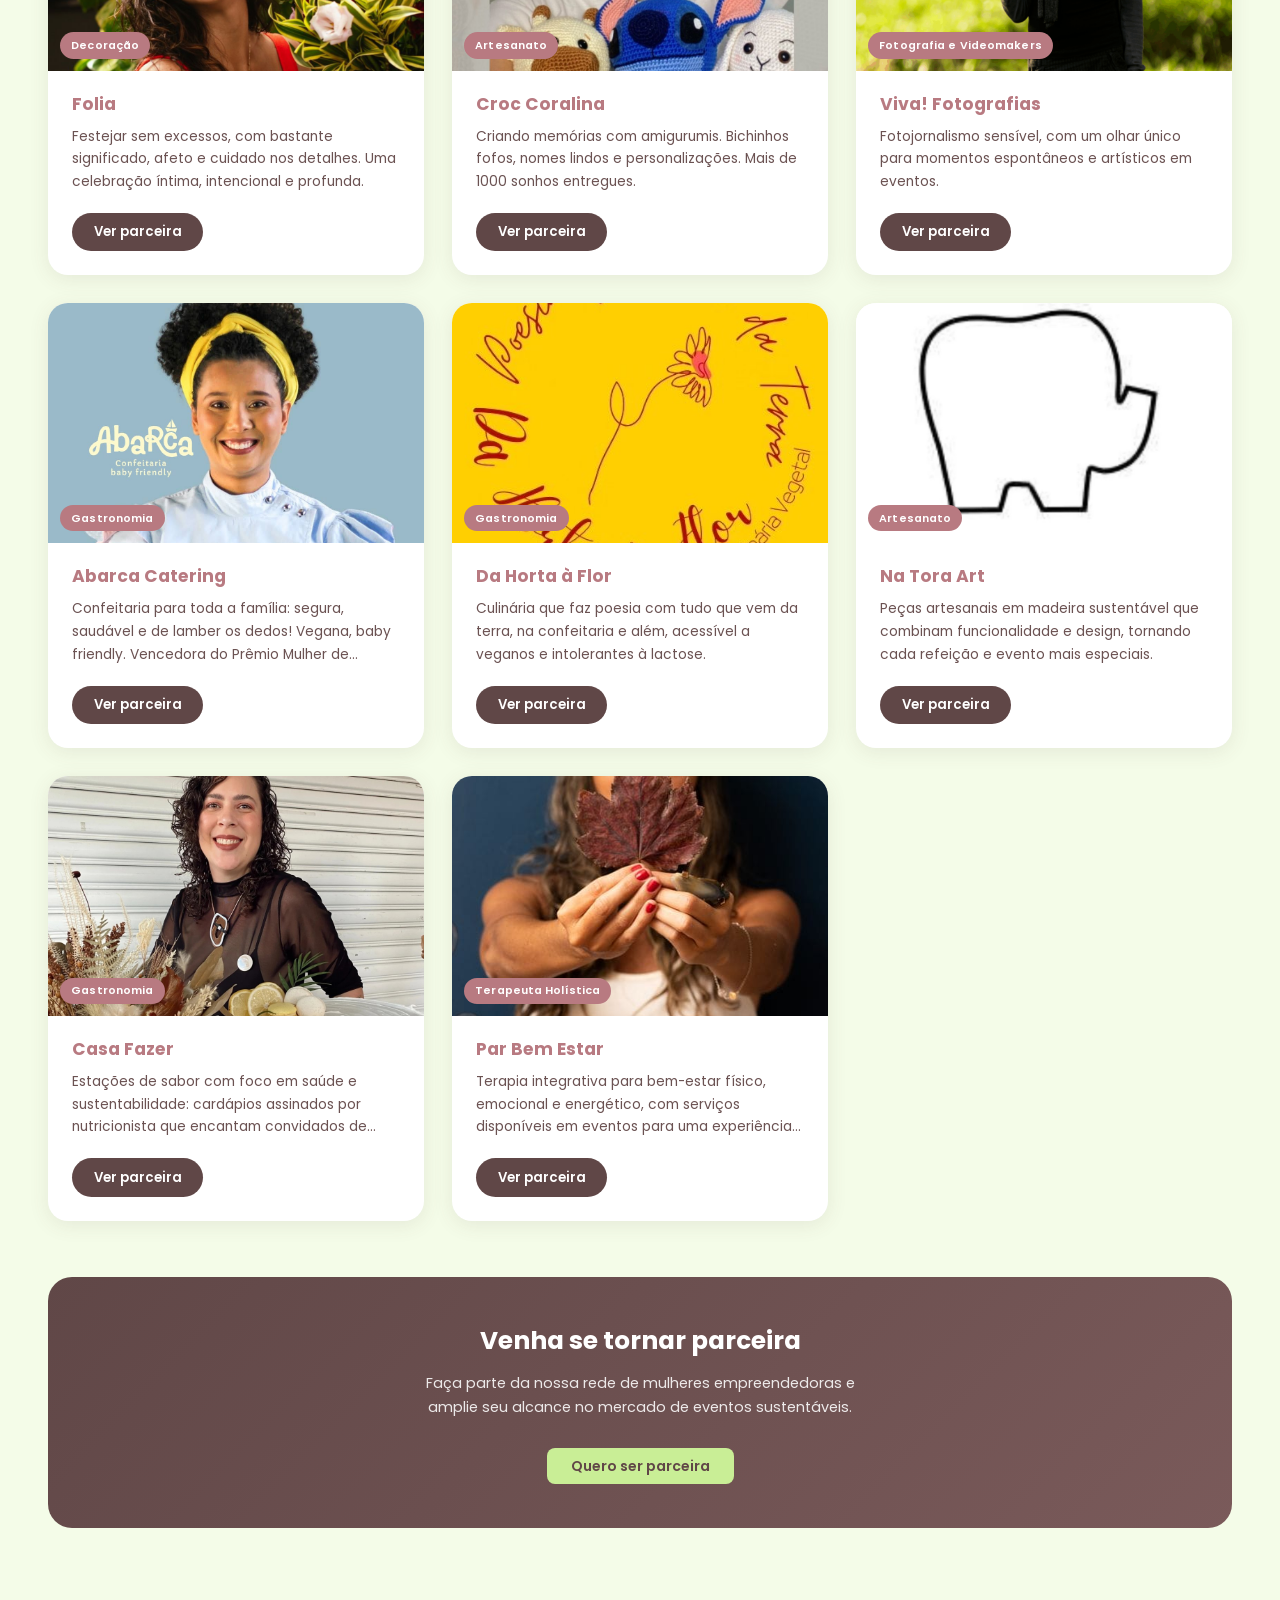
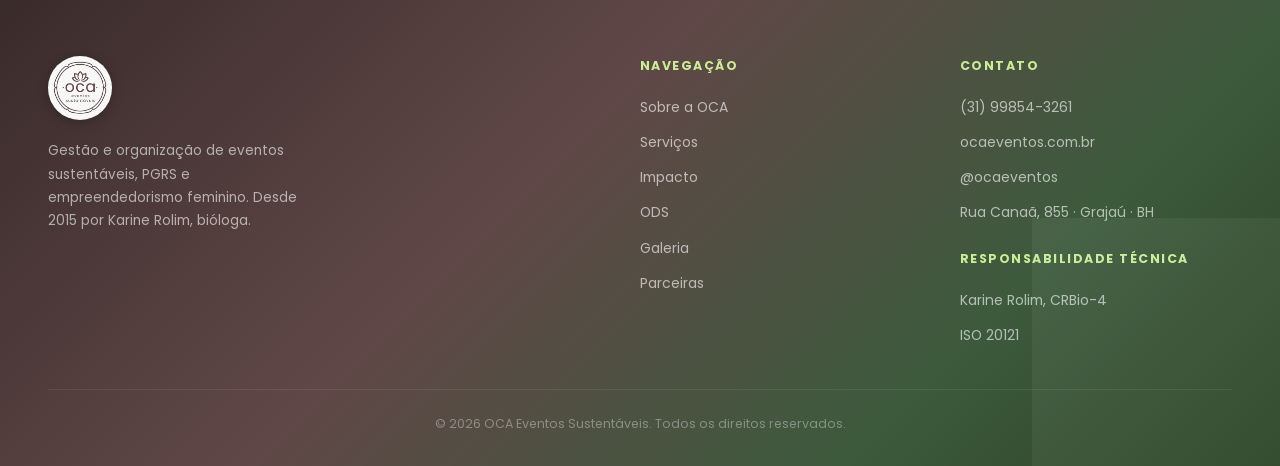
<file: parceiras.html>
<!DOCTYPE html>
<html lang="pt-BR">
<head>
    <meta charset="UTF-8">
    <meta name="viewport" content="width=device-width, initial-scale=1.0">
    <title>Parceiras | OCA Eventos Sustentáveis</title>
    <link rel="icon" type="image/svg+xml" href="identidade/favicon.svg">
    <meta name="description" content="Conheça a rede de mulheres empreendedoras da OCA. Decoração, gastronomia, fotografia, artesanato e muito mais — com curadoria, propósito e responsabilidade socioambiental.">
    <link rel="preconnect" href="https://fonts.googleapis.com">
    <link rel="preconnect" href="https://fonts.gstatic.com" crossorigin>
    <link href="https://fonts.googleapis.com/css2?family=Poppins:wght@300;400;500;600;700;800&display=swap" rel="stylesheet">
    <link rel="stylesheet" href="styles.css">
</head>
<body data-page="parceiras">

    <!-- NAVBAR -->
    <nav class="navbar scrolled" id="navbar" aria-label="Navegação principal">
        <a href="index.html" class="navbar__logo">
            <img src="identidade/logo.png" alt="OCA Eventos Sustentáveis">
        </a>
        <ul class="navbar__links" role="list">
            <li><a href="sobre.html" data-nav="sobre">Sobre</a></li>
            <li><a href="servicos.html" data-nav="servicos">Serviços</a></li>
            <li><a href="impacto.html" data-nav="impacto">Impacto</a></li>
            <li><a href="ods.html" data-nav="ods">ODS</a></li>
            <li><a href="galeria.html" data-nav="galeria">Galeria</a></li>
            <li><a href="parceiras.html" data-nav="parceiras">Parceiras</a></li>
        </ul>
        <a href="contato.html" class="btn btn--primary navbar__cta">Fale Conosco</a>
        <button class="navbar__burger" id="burger" aria-label="Abrir menu" aria-expanded="false">
            <span></span><span></span><span></span>
        </button>
    </nav>

    <nav class="navbar__mobile" id="mobileMenu" aria-label="Menu mobile">
        <a href="sobre.html" data-nav="sobre" onclick="closeMobile()">Sobre</a>
        <a href="servicos.html" data-nav="servicos" onclick="closeMobile()">Serviços</a>
        <a href="impacto.html" data-nav="impacto" onclick="closeMobile()">Impacto</a>
        <a href="ods.html" data-nav="ods" onclick="closeMobile()">ODS</a>
        <a href="galeria.html" data-nav="galeria" onclick="closeMobile()">Galeria</a>
        <a href="parceiras.html" data-nav="parceiras" onclick="closeMobile()">Parceiras</a>
        <a href="contato.html" class="btn btn--primary" onclick="closeMobile()">Fale Conosco</a>
    </nav>

    <!-- PAGE HERO -->
    <div class="page-hero">
        <div class="page-hero__inner">
            <span class="page-hero__eyebrow">Rede de Mulheres</span>
            <h1 class="page-hero__title">Empreendedoras que<br><em>fazem a diferença.</em></h1>
            <p class="page-hero__subtitle">A OCA conecta contratantes a uma rede curada de mulheres empreendedoras no setor de eventos. Contratar pela OCA é investir na autonomia e na geração de renda de quem faz com paixão e propósito.</p>
        </div>
    </div>

    <!-- REDE HERO -->
    <section style="background: var(--white); padding: 4.5rem 3rem;" aria-label="Sobre a rede de mulheres">
        <div class="container">
            <div class="rede-hero reveal">
                <div class="rede-hero__deco">
                    <img src="identidade/fotos/WhatsApp Image 2026-06-08 at 11.35.44.jpeg" alt="Mulheres empreendedoras OCA">
                </div>
                <div class="rede-hero__content">
                    <span class="section__eyebrow">Por que contratar pela OCA</span>
                    <h2>Uma rede construída com curadoria e propósito.</h2>
                    <p>Cada parceira OCA passa por um processo de curadoria técnica e de valores. Ao contratar pela nossa rede, você garante qualidade, comprometimento socioambiental e investe diretamente na economia das mulheres.</p>
                    <div class="rede-hero__thumbs">
                        <div class="rede-hero__thumb"><img src="identidade/fotos/Folia.png" alt="Folia"></div>
                        <div class="rede-hero__thumb"><img src="identidade/fotos/Abarca Catering.jpeg" alt="Abarca Catering"></div>
                        <div class="rede-hero__thumb"><img src="identidade/fotos/viva! fotografias.png" alt="Viva! Fotografias"></div>
                        <div class="rede-hero__thumb"><img src="identidade/fotos/casa fazer.jpg" alt="Casa Fazer"></div>
                        <div class="rede-hero__thumb rede-hero__thumb--more"><span>+4</span></div>
                    </div>
                    <div class="rede-hero__actions">
                        <a href="https://wa.me/5531998543261?text=Ol%C3%A1%20Karine!%20Tenho%20interesse%20em%20me%20tornar%20parceira%20da%20OCA%20Eventos%20Sustent%C3%A1veis." target="_blank" rel="noopener noreferrer" class="btn btn--white-rose">Quero ser parceira</a>
                        <a href="contato.html" class="btn btn--outline-white-rose">Contratar a rede</a>
                    </div>
                </div>
            </div>
        </div>
    </section>

    <!-- GRID DE PARCEIRAS -->
    <section id="parceiras" style="background: var(--light-bg); padding: 4.5rem 3rem;" aria-labelledby="parceiras-titulo">
        <div class="container">
            <div class="section__header reveal">
                <span class="section__eyebrow">Nossas parceiras</span>
                <h2 class="section__title" id="parceiras-titulo">Conheça as mulheres da rede OCA</h2>
                <p class="section__subtitle">30 empreendedoras comprometidas com qualidade, criatividade e responsabilidade socioambiental.</p>
            </div>
            <div class="partner-grid">
                <div class="partner-card reveal">
                    <div class="partner-card__photo">
                        <img src="identidade/fotos/Folia.png" alt="Folia - Decoração">
                        <span class="partner-card__cat">Decoração</span>
                    </div>
                    <div class="partner-card__body">
                        <h3 class="partner-card__name">Folia</h3>
                        <p class="partner-card__desc">Festejar sem excessos, com bastante significado, afeto e cuidado nos detalhes. Uma celebração íntima, intencional e profunda.</p>
                        <button class="partner-card__btn" onclick="openPartner('folia')">Ver parceira</button>
                    </div>
                </div>
                <div class="partner-card reveal reveal-d1">
                    <div class="partner-card__photo">
                        <img src="identidade/fotos/croc coralina.jpg" alt="Croc Coralina - Artesanato para eventos">
                        <span class="partner-card__cat">Artesanato</span>
                    </div>
                    <div class="partner-card__body">
                        <h3 class="partner-card__name">Croc Coralina</h3>
                        <p class="partner-card__desc">Criando memórias com amigurumis. Bichinhos fofos, nomes lindos e personalizações. Mais de 1000 sonhos entregues.</p>
                        <button class="partner-card__btn" onclick="openPartner('croc')">Ver parceira</button>
                    </div>
                </div>
                <div class="partner-card reveal reveal-d2">
                    <div class="partner-card__photo">
                        <img src="identidade/fotos/viva! fotografias.png" alt="Viva! Fotografias - Fotografia e Videomakers">
                        <span class="partner-card__cat">Fotografia e Videomakers</span>
                    </div>
                    <div class="partner-card__body">
                        <h3 class="partner-card__name">Viva! Fotografias</h3>
                        <p class="partner-card__desc">Fotojornalismo sensível, com um olhar único para momentos espontâneos e artísticos em eventos.</p>
                        <button class="partner-card__btn" onclick="openPartner('viva')">Ver parceira</button>
                    </div>
                </div>
                <div class="partner-card reveal">
                    <div class="partner-card__photo">
                        <img src="identidade/fotos/Abarca Catering.jpeg" alt="Abarca Catering - Confeitaria inclusiva" style="object-position: center 15%;">
                        <span class="partner-card__cat">Gastronomia</span>
                    </div>
                    <div class="partner-card__body">
                        <h3 class="partner-card__name">Abarca Catering</h3>
                        <p class="partner-card__desc">Confeitaria para toda a família: segura, saudável e de lamber os dedos! Vegana, baby friendly. Vencedora do Prêmio Mulher de Negócios Sebrae MG 2023.</p>
                        <button class="partner-card__btn" onclick="openPartner('abarca')">Ver parceira</button>
                    </div>
                </div>
                <div class="partner-card reveal reveal-d1">
                    <div class="partner-card__photo">
                        <img src="identidade/fotos/da horta a flor.jpg" alt="Da Horta à Flor - Culinária inclusiva">
                        <span class="partner-card__cat">Gastronomia</span>
                    </div>
                    <div class="partner-card__body">
                        <h3 class="partner-card__name">Da Horta à Flor</h3>
                        <p class="partner-card__desc">Culinária que faz poesia com tudo que vem da terra, na confeitaria e além, acessível a veganos e intolerantes à lactose.</p>
                        <button class="partner-card__btn" onclick="openPartner('horta')">Ver parceira</button>
                    </div>
                </div>
                <div class="partner-card reveal reveal-d2">
                    <div class="partner-card__photo">
                        <img src="identidade/fotos/na tora art.jpg" alt="Na Tora Art - Artesanato para eventos">
                        <span class="partner-card__cat">Artesanato</span>
                    </div>
                    <div class="partner-card__body">
                        <h3 class="partner-card__name">Na Tora Art</h3>
                        <p class="partner-card__desc">Peças artesanais em madeira sustentável que combinam funcionalidade e design, tornando cada refeição e evento mais especiais.</p>
                        <button class="partner-card__btn" onclick="openPartner('natora')">Ver parceira</button>
                    </div>
                </div>
                <div class="partner-card reveal">
                    <div class="partner-card__photo">
                        <img src="identidade/fotos/casa fazer.jpg" alt="Casa Fazer - Gastronomia" style="object-position: center top;">
                        <span class="partner-card__cat">Gastronomia</span>
                    </div>
                    <div class="partner-card__body">
                        <h3 class="partner-card__name">Casa Fazer</h3>
                        <p class="partner-card__desc">Estações de sabor com foco em saúde e sustentabilidade: cardápios assinados por nutricionista que encantam convidados de todas as idades.</p>
                        <button class="partner-card__btn" onclick="openPartner('casafazer')">Ver parceira</button>
                    </div>
                </div>
                <div class="partner-card reveal reveal-d1">
                    <div class="partner-card__photo">
                        <img src="identidade/fotos/Par Bem Estar.jpeg" alt="Par Bem Estar - Terapeuta Holística">
                        <span class="partner-card__cat">Terapeuta Holística</span>
                    </div>
                    <div class="partner-card__body">
                        <h3 class="partner-card__name">Par Bem Estar</h3>
                        <p class="partner-card__desc">Terapia integrativa para bem-estar físico, emocional e energético, com serviços disponíveis em eventos para uma experiência única de leveza.</p>
                        <button class="partner-card__btn" onclick="openPartner('parbem')">Ver parceira</button>
                    </div>
                </div>
            </div>

            <!-- BECOME PARTNER -->
            <div class="become-partner reveal">
                <h3>Venha se tornar parceira</h3>
                <p>Faça parte da nossa rede de mulheres empreendedoras e amplie seu alcance no mercado de eventos sustentáveis.</p>
                <a href="https://wa.me/5531998543261?text=Ol%C3%A1%20Karine!%20Tenho%20interesse%20em%20me%20tornar%20parceira%20da%20OCA%20Eventos%20Sustent%C3%A1veis." target="_blank" rel="noopener noreferrer" class="btn btn--green">Quero ser parceira</a>
            </div>
        </div>
    </section>

    <!-- MODAIS DAS PARCEIRAS -->
    <div id="modal-folia" class="partner-modal" role="dialog" aria-modal="true" aria-label="Folia" onclick="if(event.target===this)closePartner('folia')">
        <div class="partner-modal__inner">
            <button class="partner-modal__close" onclick="closePartner('folia')" aria-label="Fechar">&#x2715;</button>
            <img class="partner-modal__photo" src="identidade/fotos/Folia.png" alt="Folia">
            <div class="partner-modal__body">
                <span class="partner-modal__cat">Decoração</span>
                <h2 class="partner-modal__name">Folia</h2>
                <p class="partner-modal__text">Viemos celebrar a vida, reunir amigos e brindar a tudo que dá sentido à nossa caminhada. Não importa qual o motivo, nossa missão é fazer daquela data um dia inesquecível! A ideia é festejar sem excessos, com bastante significado, com afeto e cuidado nos detalhes, de forma íntima e assim mais profunda.</p>
                <p class="partner-modal__entrepreneur">Empreendedora: Paula Braccini</p>
                <div class="partner-modal__links">
                    <a href="https://instagram.com/contemfolia" target="_blank" rel="noopener noreferrer" class="partner-modal__link partner-modal__link--ig">Instagram @contemfolia</a>
                    <a href="https://wa.me/55319995588525" target="_blank" rel="noopener noreferrer" class="partner-modal__link partner-modal__link--wa">WhatsApp</a>
                </div>
            </div>
        </div>
    </div>

    <div id="modal-croc" class="partner-modal" role="dialog" aria-modal="true" aria-label="Croc Coralina" onclick="if(event.target===this)closePartner('croc')">
        <div class="partner-modal__inner">
            <button class="partner-modal__close" onclick="closePartner('croc')" aria-label="Fechar">&#x2715;</button>
            <img class="partner-modal__photo" src="identidade/fotos/croc coralina.jpg" alt="Croc Coralina">
            <div class="partner-modal__body">
                <span class="partner-modal__cat">Artesanato para Eventos</span>
                <h2 class="partner-modal__name">Croc Coralina</h2>
                <p class="partner-modal__text">Criando memórias com amigurumis. Bichinhos fofos, nomes lindos e personalizações. Mais de 1000 sonhos entregues.</p>
                <div class="partner-modal__links">
                    <a href="https://instagram.com/croccoralina" target="_blank" rel="noopener noreferrer" class="partner-modal__link partner-modal__link--ig">Instagram @croccoralina</a>
                    <a href="https://wa.me/5531999717643" target="_blank" rel="noopener noreferrer" class="partner-modal__link partner-modal__link--wa">WhatsApp</a>
                </div>
            </div>
        </div>
    </div>

    <div id="modal-viva" class="partner-modal" role="dialog" aria-modal="true" aria-label="Viva! Fotografias" onclick="if(event.target===this)closePartner('viva')">
        <div class="partner-modal__inner">
            <button class="partner-modal__close" onclick="closePartner('viva')" aria-label="Fechar">&#x2715;</button>
            <img class="partner-modal__photo" src="identidade/fotos/viva! fotografias.png" alt="Viva! Fotografias">
            <div class="partner-modal__body">
                <span class="partner-modal__cat">Fotografia e Videomakers</span>
                <h2 class="partner-modal__name">Viva! Fotografias</h2>
                <p class="partner-modal__text">Verônica Martins tem 37 anos, e é daquelas pessoas que tirou a sorte grande de trabalhar com o que ama, de amar o trabalho que faz. Ecóloga por formação, hoje é fotógrafa e professora de Fotografia em sua própria empresa. Como fotógrafa, trabalha numa linha mais fotojornalística e sensível, visando fotos espontâneas e artísticas, sempre aplicando um olhar único.</p>
                <p class="partner-modal__entrepreneur">Empreendedora: Verônica Martins</p>
                <div class="partner-modal__links">
                    <a href="https://instagram.com/vivafotografias" target="_blank" rel="noopener noreferrer" class="partner-modal__link partner-modal__link--ig">Instagram @vivafotografias</a>
                    <a href="https://wa.me/5531987015121" target="_blank" rel="noopener noreferrer" class="partner-modal__link partner-modal__link--wa">WhatsApp</a>
                </div>
            </div>
        </div>
    </div>

    <div id="modal-abarca" class="partner-modal" role="dialog" aria-modal="true" aria-label="Abarca Catering" onclick="if(event.target===this)closePartner('abarca')">
        <div class="partner-modal__inner">
            <button class="partner-modal__close" onclick="closePartner('abarca')" aria-label="Fechar">&#x2715;</button>
            <img class="partner-modal__photo" src="identidade/fotos/Abarca Catering.jpeg" alt="Abarca Catering">
            <div class="partner-modal__body">
                <span class="partner-modal__cat">Confeitaria inclusiva</span>
                <h2 class="partner-modal__name">Abarca Catering</h2>
                <p class="partner-modal__text">Confeitaria para toda a família! Segura, saudável e de lamber os dedos! Vegana, baby friendly. Vencedora do Prêmio Mulher de Negócios Sebrae MG 2023.</p>
                <div class="partner-modal__links">
                    <a href="https://instagram.com/abarcacatering" target="_blank" rel="noopener noreferrer" class="partner-modal__link partner-modal__link--ig">Instagram @abarcacatering</a>
                    <a href="https://wa.me/5531999381646" target="_blank" rel="noopener noreferrer" class="partner-modal__link partner-modal__link--wa">WhatsApp</a>
                </div>
            </div>
        </div>
    </div>

    <div id="modal-horta" class="partner-modal" role="dialog" aria-modal="true" aria-label="Da Horta à Flor" onclick="if(event.target===this)closePartner('horta')">
        <div class="partner-modal__inner">
            <button class="partner-modal__close" onclick="closePartner('horta')" aria-label="Fechar">&#x2715;</button>
            <img class="partner-modal__photo" src="identidade/fotos/da horta a flor.jpg" alt="Da Horta à Flor">
            <div class="partner-modal__body">
                <span class="partner-modal__cat">Culinária inclusiva</span>
                <h2 class="partner-modal__name">Da Horta à Flor</h2>
                <p class="partner-modal__text">Da Horta à Flor é um projeto culinário que faz poesia com tudo o que vem da terra, sobretudo na confeitaria, sendo inclusivo a veganos e intolerantes à lactose. É inspirado nas memórias afetivas de Hortênsia na cozinha com suas avós e sua mãe.</p>
                <p class="partner-modal__entrepreneur">Empreendedora: Hortênsia França Ribeiro</p>
                <div class="partner-modal__links">
                    <a href="https://instagram.com/dahortaaflor" target="_blank" rel="noopener noreferrer" class="partner-modal__link partner-modal__link--ig">Instagram @dahortaaflor</a>
                    <a href="https://wa.me/5531973033233" target="_blank" rel="noopener noreferrer" class="partner-modal__link partner-modal__link--wa">WhatsApp</a>
                </div>
            </div>
        </div>
    </div>

    <div id="modal-natora" class="partner-modal" role="dialog" aria-modal="true" aria-label="Na Tora Art" onclick="if(event.target===this)closePartner('natora')">
        <div class="partner-modal__inner">
            <button class="partner-modal__close" onclick="closePartner('natora')" aria-label="Fechar">&#x2715;</button>
            <img class="partner-modal__photo" src="identidade/fotos/na tora art.jpg" alt="Na Tora Art">
            <div class="partner-modal__body">
                <span class="partner-modal__cat">Artesanato para Eventos</span>
                <h2 class="partner-modal__name">Na Tora Art</h2>
                <p class="partner-modal__text">As peças da Na Tora Art, criadas por Flávia, designer de interiores, combinam funcionalidade e design em cada detalhe. Usamos madeira sustentável, proveniente de reflorestamento, manejo ou demolição, garantindo exclusividade e responsabilidade ambiental em cada peça, todas feitas à mão.</p>
                <p class="partner-modal__entrepreneur">Empreendedora: Flávia Cristina Teixeira</p>
                <div class="partner-modal__links">
                    <a href="https://instagram.com/natora.art" target="_blank" rel="noopener noreferrer" class="partner-modal__link partner-modal__link--ig">Instagram @natora.art</a>
                    <a href="https://wa.me/5531999965069" target="_blank" rel="noopener noreferrer" class="partner-modal__link partner-modal__link--wa">WhatsApp</a>
                </div>
            </div>
        </div>
    </div>

    <div id="modal-casafazer" class="partner-modal" role="dialog" aria-modal="true" aria-label="Casa Fazer" onclick="if(event.target===this)closePartner('casafazer')">
        <div class="partner-modal__inner">
            <button class="partner-modal__close" onclick="closePartner('casafazer')" aria-label="Fechar">&#x2715;</button>
            <img class="partner-modal__photo" src="identidade/fotos/casa fazer.jpg" alt="Casa Fazer">
            <div class="partner-modal__body">
                <span class="partner-modal__cat">Gastronomia</span>
                <h2 class="partner-modal__name">Casa Fazer</h2>
                <p class="partner-modal__text">A Casa Fazer traz ao mercado de eventos um novo conceito com foco na saúde e sustentabilidade. Nossas Estações de Sabor aliam requinte, praticidade, sabor e consciência alimentar a uma belíssima apresentação, com cardápios assinados pela nutricionista Mara Rolim.</p>
                <p class="partner-modal__entrepreneur">Empreendedora: Raisa Baeta</p>
                <div class="partner-modal__links">
                    <a href="https://instagram.com/casafazer" target="_blank" rel="noopener noreferrer" class="partner-modal__link partner-modal__link--ig">Instagram @casafazer</a>
                    <a href="https://wa.me/55318633230" target="_blank" rel="noopener noreferrer" class="partner-modal__link partner-modal__link--wa">WhatsApp</a>
                </div>
            </div>
        </div>
    </div>

    <div id="modal-parbem" class="partner-modal" role="dialog" aria-modal="true" aria-label="Par Bem Estar" onclick="if(event.target===this)closePartner('parbem')">
        <div class="partner-modal__inner">
            <button class="partner-modal__close" onclick="closePartner('parbem')" aria-label="Fechar">&#x2715;</button>
            <img class="partner-modal__photo" src="identidade/fotos/Par Bem Estar.jpeg" alt="Par Bem Estar">
            <div class="partner-modal__body">
                <span class="partner-modal__cat">Terapeuta Holística</span>
                <h2 class="partner-modal__name">Par Bem Estar</h2>
                <p class="partner-modal__text">Patrícia Rabelo é terapeuta integrativa, especializada em promover bem-estar físico, emocional e energético. Com uma abordagem que conecta corpo, mente e coração, ela ajuda pessoas a liberarem emoções e desenvolverem resiliência. Patrícia também oferece seus serviços em eventos, proporcionando momentos de relaxamento e reconexão.</p>
                <p class="partner-modal__entrepreneur">Empreendedora: Patrícia Rabelo</p>
                <div class="partner-modal__links">
                    <a href="https://instagram.com/parbemestar" target="_blank" rel="noopener noreferrer" class="partner-modal__link partner-modal__link--ig">Instagram @parbemestar</a>
                    <a href="https://wa.me/5531991640813" target="_blank" rel="noopener noreferrer" class="partner-modal__link partner-modal__link--wa">WhatsApp</a>
                </div>
            </div>
        </div>
    </div>

    <!-- FOOTER -->
    <footer>
        <div class="footer__inner">
            <div class="footer__grid">
                <div class="footer__brand">
                    <div class="footer__brand-logo">
                        <img src="identidade/logo.png" alt="OCA Eventos Sustentáveis">
                    </div>
                    <p>Gestão e organização de eventos sustentáveis, PGRS e empreendedorismo feminino. Desde 2015 por Karine Rolim, bióloga.</p>
                </div>
                <div class="footer__col">
                    <h4>Navegação</h4>
                    <ul>
                        <li><a href="sobre.html">Sobre a OCA</a></li>
                        <li><a href="servicos.html">Serviços</a></li>
                        <li><a href="impacto.html">Impacto</a></li>
                        <li><a href="ods.html">ODS</a></li>
                        <li><a href="galeria.html">Galeria</a></li>
                        <li><a href="parceiras.html">Parceiras</a></li>
                    </ul>
                </div>
                <div class="footer__col">
                    <h4>Contato</h4>
                    <ul>
                        <li><a href="https://wa.me/5531998543261" target="_blank" rel="noopener">(31) 99854-3261</a></li>
                        <li><a href="https://www.ocaeventos.com.br" target="_blank" rel="noopener">ocaeventos.com.br</a></li>
                        <li><a href="https://instagram.com/ocaeventos" target="_blank" rel="noopener">@ocaeventos</a></li>
                        <li><a href="https://www.google.com/maps/search/?api=1&query=Rua+Cana%C3%A3%2C+855%2C+Graja%C3%BA%2C+Belo+Horizonte" target="_blank" rel="noopener">Rua Canaã, 855 · Grajaú · BH</a></li>
                    </ul>
                    <h4 style="margin-top:1.5rem;">Responsabilidade técnica</h4>
                    <ul>
                        <li><a href="#">Karine Rolim, CRBio-4</a></li>
                        <li><a href="#">ISO 20121</a></li>
                    </ul>
                </div>
            </div>
            <div class="footer__bottom">
                <p>&copy; 2026 OCA Eventos Sustentáveis. Todos os direitos reservados.</p>
            </div>
        </div>
    </footer>

    <script src="main.js"></script>
</body>
</html>
</file>
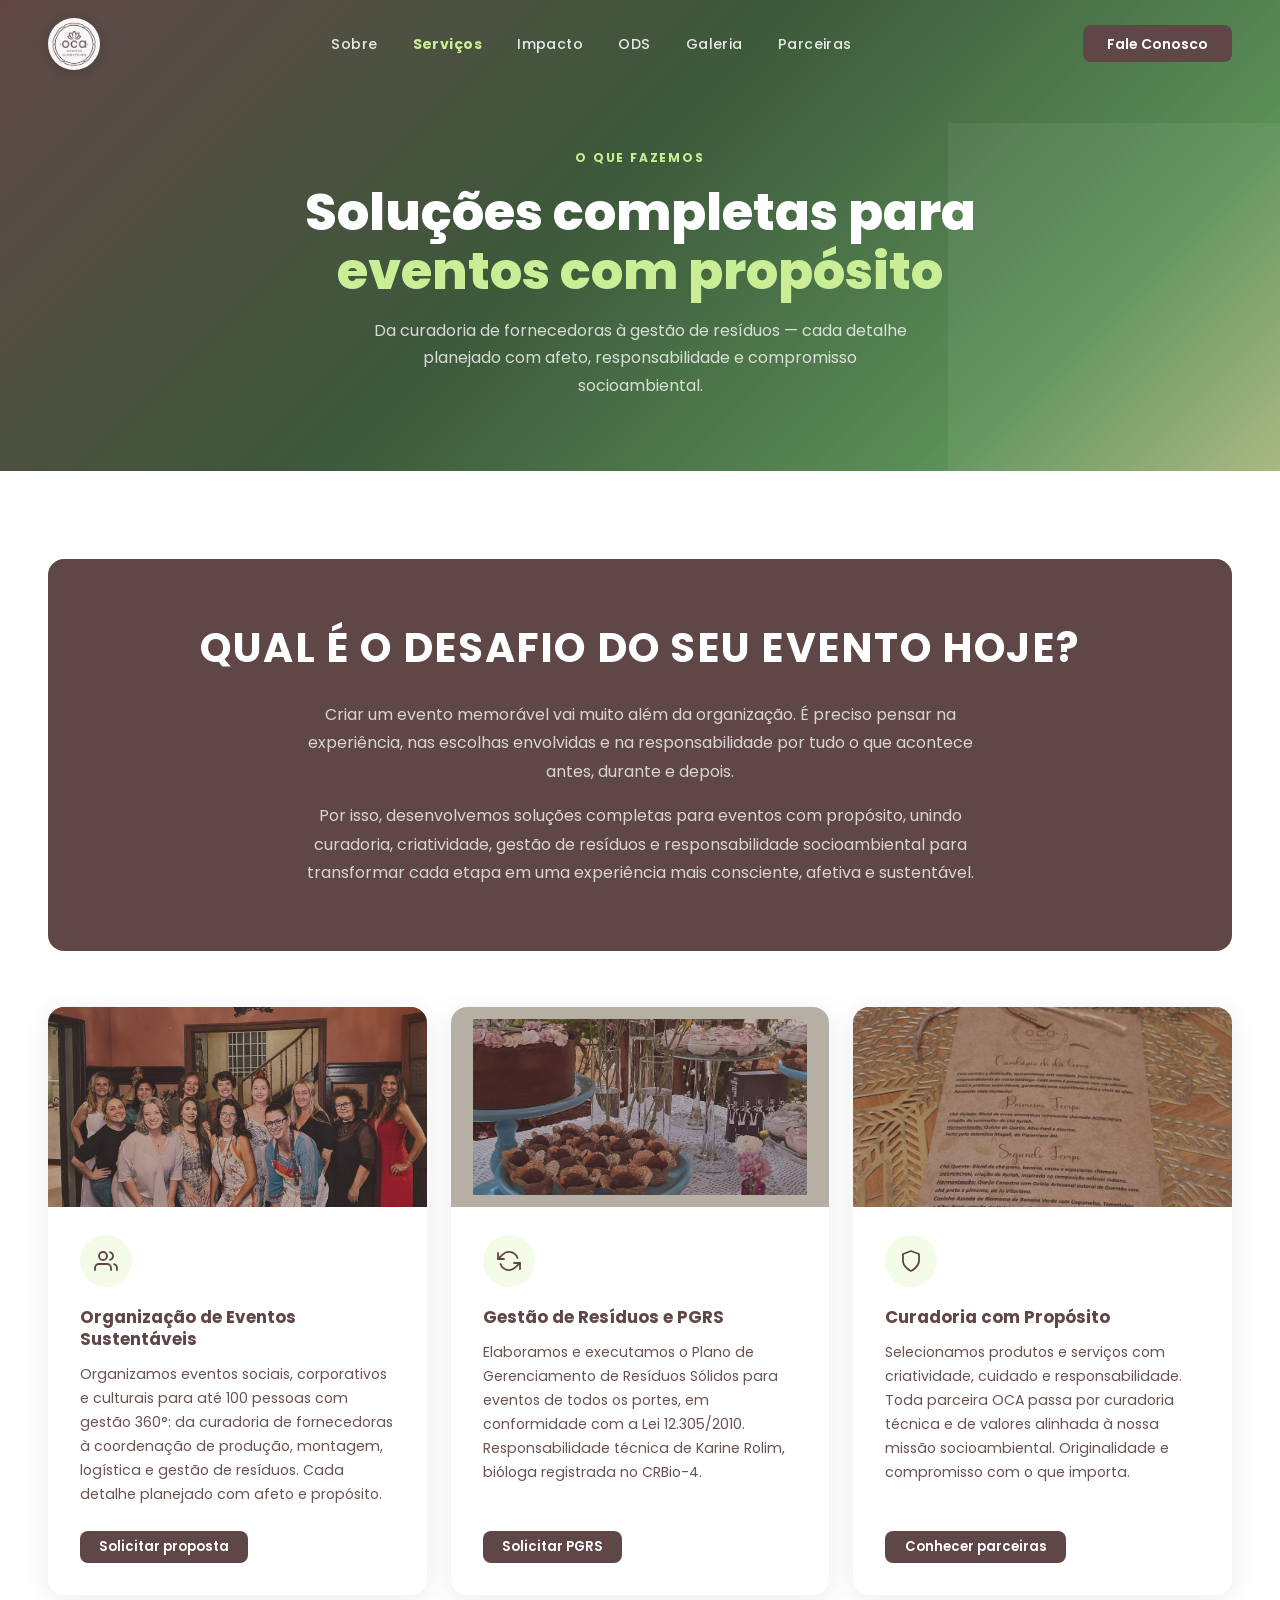
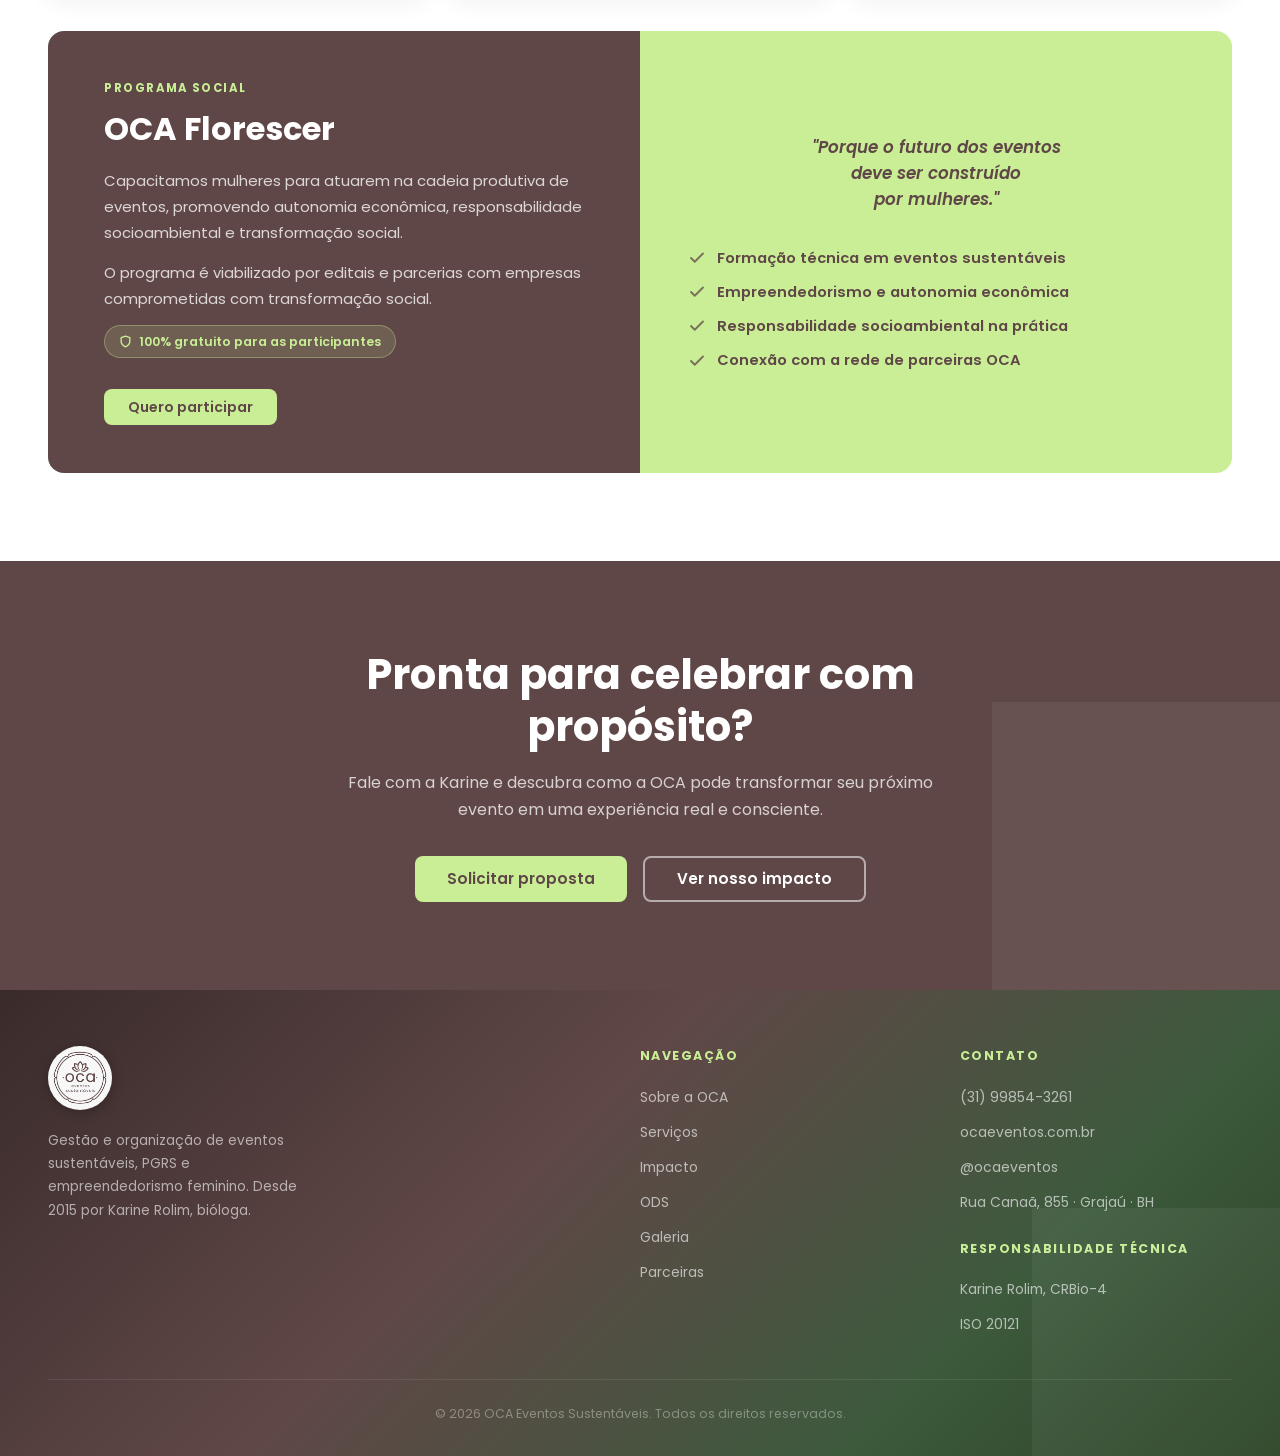
<file: servicos.html>
<!DOCTYPE html>
<html lang="pt-BR">
<head>
    <meta charset="UTF-8">
    <meta name="viewport" content="width=device-width, initial-scale=1.0">
    <title>Serviços | OCA Eventos Sustentáveis</title>
    <link rel="icon" type="image/svg+xml" href="identidade/favicon.svg">
    <meta name="description" content="Conheça os serviços da OCA: organização de eventos sustentáveis, gestão de resíduos e PGRS, curadoria com propósito e o programa OCA Florescer.">
    <link rel="preconnect" href="https://fonts.googleapis.com">
    <link rel="preconnect" href="https://fonts.gstatic.com" crossorigin>
    <link href="https://fonts.googleapis.com/css2?family=Poppins:wght@300;400;500;600;700;800&display=swap" rel="stylesheet">
    <link rel="stylesheet" href="styles.css">
</head>
<body data-page="servicos">

    <!-- NAVBAR -->
    <nav class="navbar scrolled" id="navbar" aria-label="Navegação principal">
        <a href="index.html" class="navbar__logo">
            <img src="identidade/logo.png" alt="OCA Eventos Sustentáveis">
        </a>
        <ul class="navbar__links" role="list">
            <li><a href="sobre.html" data-nav="sobre">Sobre</a></li>
            <li><a href="servicos.html" data-nav="servicos">Serviços</a></li>
            <li><a href="impacto.html" data-nav="impacto">Impacto</a></li>
            <li><a href="ods.html" data-nav="ods">ODS</a></li>
            <li><a href="galeria.html" data-nav="galeria">Galeria</a></li>
            <li><a href="parceiras.html" data-nav="parceiras">Parceiras</a></li>
        </ul>
        <a href="contato.html" class="btn btn--primary navbar__cta">Fale Conosco</a>
        <button class="navbar__burger" id="burger" aria-label="Abrir menu" aria-expanded="false">
            <span></span><span></span><span></span>
        </button>
    </nav>

    <nav class="navbar__mobile" id="mobileMenu" aria-label="Menu mobile">
        <a href="sobre.html" data-nav="sobre" onclick="closeMobile()">Sobre</a>
        <a href="servicos.html" data-nav="servicos" onclick="closeMobile()">Serviços</a>
        <a href="impacto.html" data-nav="impacto" onclick="closeMobile()">Impacto</a>
        <a href="ods.html" data-nav="ods" onclick="closeMobile()">ODS</a>
        <a href="galeria.html" data-nav="galeria" onclick="closeMobile()">Galeria</a>
        <a href="parceiras.html" data-nav="parceiras" onclick="closeMobile()">Parceiras</a>
        <a href="contato.html" class="btn btn--primary" onclick="closeMobile()">Fale Conosco</a>
    </nav>

    <!-- PAGE HERO -->
    <div class="page-hero">
        <div class="page-hero__inner">
            <span class="page-hero__eyebrow">O que fazemos</span>
            <h1 class="page-hero__title">Soluções completas para<br><em>eventos com propósito</em></h1>
            <p class="page-hero__subtitle">Da curadoria de fornecedoras à gestão de resíduos — cada detalhe planejado com afeto, responsabilidade e compromisso socioambiental.</p>
        </div>
    </div>

    <!-- SERVIÇOS -->
    <section id="servicos" aria-labelledby="servicos-titulo">
        <div class="container">
            <div class="servicos__challenge reveal">
                <h2 id="servicos-titulo">Qual é o desafio do seu evento hoje?</h2>
                <p>Criar um evento memorável vai muito além da organização. É preciso pensar na experiência, nas escolhas envolvidas e na responsabilidade por tudo o que acontece antes, durante e depois.</p>
                <p>Por isso, desenvolvemos soluções completas para eventos com propósito, unindo curadoria, criatividade, gestão de resíduos e responsabilidade socioambiental para transformar cada etapa em uma experiência mais consciente, afetiva e sustentável.</p>
            </div>
            <div class="cards-grid">
                <div class="card reveal">
                    <div class="card__img-wrap">
                        <img class="card__img" src="identidade/fotos/WhatsApp Image 2026-06-08 at 11.35.47.jpeg" alt="Evento sustentável organizado pela OCA" style="object-position: center 55%;">
                    </div>
                    <div class="card__body">
                        <div class="card__icon" aria-hidden="true">
                            <svg viewBox="0 0 24 24" stroke-width="1.8" stroke-linecap="round" stroke-linejoin="round">
                                <path d="M17 21v-2a4 4 0 0 0-4-4H5a4 4 0 0 0-4 4v2"/>
                                <circle cx="9" cy="7" r="4"/>
                                <path d="M23 21v-2a4 4 0 0 0-3-3.87M16 3.13a4 4 0 0 1 0 7.75"/>
                            </svg>
                        </div>
                        <h3>Organização de Eventos Sustentáveis</h3>
                        <p>Organizamos eventos sociais, corporativos e culturais para até 100 pessoas com gestão 360°: da curadoria de fornecedoras à coordenação de produção, montagem, logística e gestão de resíduos. Cada detalhe planejado com afeto e propósito.</p>
                        <a href="contato.html" class="btn btn--primary">Solicitar proposta</a>
                    </div>
                </div>
                <div class="card reveal reveal-d1">
                    <div class="card__img-wrap" style="background:var(--light-bg);display:flex;align-items:center;justify-content:center;">
                        <img src="identidade/fotos/WhatsApp Image 2026-06-08 at 11.35.39 (1).jpeg" alt="Gestão de resíduos em evento sustentável" style="width:88%;height:88%;object-fit:cover;object-position:center 60%;">
                    </div>
                    <div class="card__body">
                        <div class="card__icon" aria-hidden="true">
                            <svg viewBox="0 0 24 24" stroke-width="1.8" stroke-linecap="round" stroke-linejoin="round">
                                <polyline points="1 4 1 10 7 10"/>
                                <polyline points="23 20 23 14 17 14"/>
                                <path d="M20.49 9A9 9 0 0 0 5.64 5.64L1 10m22 4l-4.64 4.36A9 9 0 0 1 3.51 15"/>
                            </svg>
                        </div>
                        <h3>Gestão de Resíduos e PGRS</h3>
                        <p>Elaboramos e executamos o Plano de Gerenciamento de Resíduos Sólidos para eventos de todos os portes, em conformidade com a Lei 12.305/2010. Responsabilidade técnica de Karine Rolim, bióloga registrada no CRBio-4.</p>
                        <a href="contato.html" class="btn btn--primary">Solicitar PGRS</a>
                    </div>
                </div>
                <div class="card reveal reveal-d2">
                    <div class="card__img-wrap">
                        <img class="card__img" src="identidade/fotos/WhatsApp Image 2026-06-08 at 11.35.43.jpeg" alt="Curadoria de fornecedoras e empreendedoras">
                    </div>
                    <div class="card__body">
                        <div class="card__icon" aria-hidden="true">
                            <svg viewBox="0 0 24 24" stroke-width="1.8" stroke-linecap="round" stroke-linejoin="round">
                                <path d="M12 22s8-4 8-10V5l-8-3-8 3v7c0 6 8 10 8 10z"/>
                            </svg>
                        </div>
                        <h3>Curadoria com Propósito</h3>
                        <p>Selecionamos produtos e serviços com criatividade, cuidado e responsabilidade. Toda parceira OCA passa por curadoria técnica e de valores alinhada à nossa missão socioambiental. Originalidade e compromisso com o que importa.</p>
                        <a href="parceiras.html" class="btn btn--primary">Conhecer parceiras</a>
                    </div>
                </div>
            </div>

            <!-- OCA Florescer -->
            <div class="florescer-featured reveal">
                <div class="florescer-featured__text">
                    <span class="florescer-featured__eyebrow">Programa Social</span>
                    <h3 class="florescer-featured__title">OCA Florescer</h3>
                    <p class="florescer-featured__desc">Capacitamos mulheres para atuarem na cadeia produtiva de eventos, promovendo autonomia econômica, responsabilidade socioambiental e transformação social.</p>
                    <p class="florescer-featured__desc">O programa é viabilizado por editais e parcerias com empresas comprometidas com transformação social.</p>
                    <span class="florescer-featured__badge">
                        <svg width="13" height="13" viewBox="0 0 24 24" fill="none" stroke="currentColor" stroke-width="2.5" stroke-linecap="round" stroke-linejoin="round"><path d="M12 22s8-4 8-10V5l-8-3-8 3v7c0 6 8 10 8 10z"/></svg>
                        100% gratuito para as participantes
                    </span>
                    <a href="contato.html" class="btn btn--green" style="align-self: flex-start;">Quero participar</a>
                </div>
                <div class="florescer-featured__visual">
                    <p class="florescer-featured__quote">"Porque o futuro dos eventos<br>deve ser construído<br>por mulheres."</p>
                    <ul class="florescer-list">
                        <li class="florescer-list__item">
                            <svg width="18" height="18" viewBox="0 0 24 24" fill="none" stroke="currentColor" stroke-width="2.5" stroke-linecap="round" stroke-linejoin="round"><polyline points="20 6 9 17 4 12"/></svg>
                            Formação técnica em eventos sustentáveis
                        </li>
                        <li class="florescer-list__item">
                            <svg width="18" height="18" viewBox="0 0 24 24" fill="none" stroke="currentColor" stroke-width="2.5" stroke-linecap="round" stroke-linejoin="round"><polyline points="20 6 9 17 4 12"/></svg>
                            Empreendedorismo e autonomia econômica
                        </li>
                        <li class="florescer-list__item">
                            <svg width="18" height="18" viewBox="0 0 24 24" fill="none" stroke="currentColor" stroke-width="2.5" stroke-linecap="round" stroke-linejoin="round"><polyline points="20 6 9 17 4 12"/></svg>
                            Responsabilidade socioambiental na prática
                        </li>
                        <li class="florescer-list__item">
                            <svg width="18" height="18" viewBox="0 0 24 24" fill="none" stroke="currentColor" stroke-width="2.5" stroke-linecap="round" stroke-linejoin="round"><polyline points="20 6 9 17 4 12"/></svg>
                            Conexão com a rede de parceiras OCA
                        </li>
                    </ul>
                </div>
            </div>
        </div>
    </section>

    <!-- CTA -->
    <div class="home-cta">
        <div class="home-cta__inner reveal">
            <h2>Pronta para celebrar com propósito?</h2>
            <p>Fale com a Karine e descubra como a OCA pode transformar seu próximo evento em uma experiência real e consciente.</p>
            <div style="display:flex; gap:1rem; justify-content:center; flex-wrap:wrap;">
                <a href="contato.html" class="btn btn--green" style="font-size:0.95rem; padding:0.85rem 2rem;">Solicitar proposta</a>
                <a href="impacto.html" class="btn btn--outline-white" style="font-size:0.95rem; padding:0.85rem 2rem;">Ver nosso impacto</a>
            </div>
        </div>
    </div>

    <!-- FOOTER -->
    <footer>
        <div class="footer__inner">
            <div class="footer__grid">
                <div class="footer__brand">
                    <div class="footer__brand-logo">
                        <img src="identidade/logo.png" alt="OCA Eventos Sustentáveis">
                    </div>
                    <p>Gestão e organização de eventos sustentáveis, PGRS e empreendedorismo feminino. Desde 2015 por Karine Rolim, bióloga.</p>
                </div>
                <div class="footer__col">
                    <h4>Navegação</h4>
                    <ul>
                        <li><a href="sobre.html">Sobre a OCA</a></li>
                        <li><a href="servicos.html">Serviços</a></li>
                        <li><a href="impacto.html">Impacto</a></li>
                        <li><a href="ods.html">ODS</a></li>
                        <li><a href="galeria.html">Galeria</a></li>
                        <li><a href="parceiras.html">Parceiras</a></li>
                    </ul>
                </div>
                <div class="footer__col">
                    <h4>Contato</h4>
                    <ul>
                        <li><a href="https://wa.me/5531998543261" target="_blank" rel="noopener">(31) 99854-3261</a></li>
                        <li><a href="https://www.ocaeventos.com.br" target="_blank" rel="noopener">ocaeventos.com.br</a></li>
                        <li><a href="https://instagram.com/ocaeventos" target="_blank" rel="noopener">@ocaeventos</a></li>
                        <li><a href="https://www.google.com/maps/search/?api=1&query=Rua+Cana%C3%A3%2C+855%2C+Graja%C3%BA%2C+Belo+Horizonte" target="_blank" rel="noopener">Rua Canaã, 855 · Grajaú · BH</a></li>
                    </ul>
                    <h4 style="margin-top:1.5rem;">Responsabilidade técnica</h4>
                    <ul>
                        <li><a href="#">Karine Rolim, CRBio-4</a></li>
                        <li><a href="#">ISO 20121</a></li>
                    </ul>
                </div>
            </div>
            <div class="footer__bottom">
                <p>&copy; 2026 OCA Eventos Sustentáveis. Todos os direitos reservados.</p>
            </div>
        </div>
    </footer>

    <script src="main.js"></script>
</body>
</html>
</file>
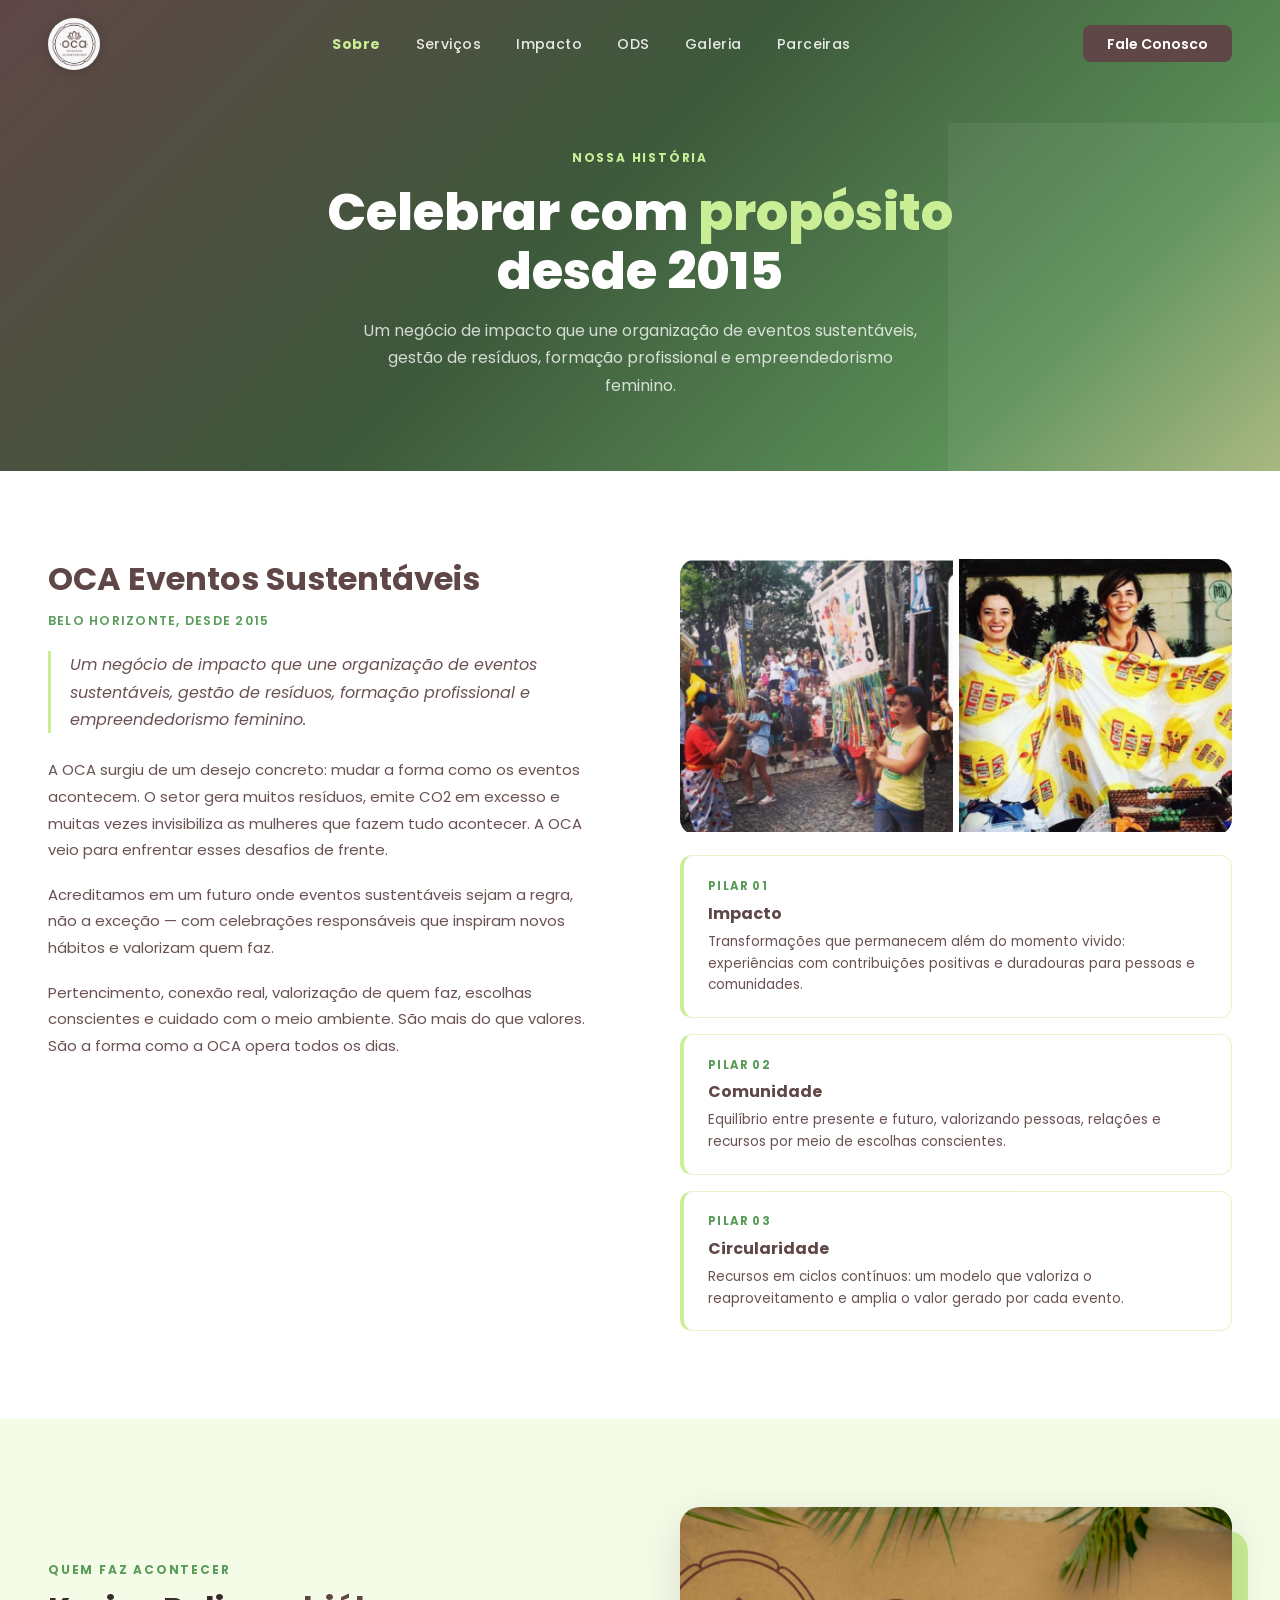
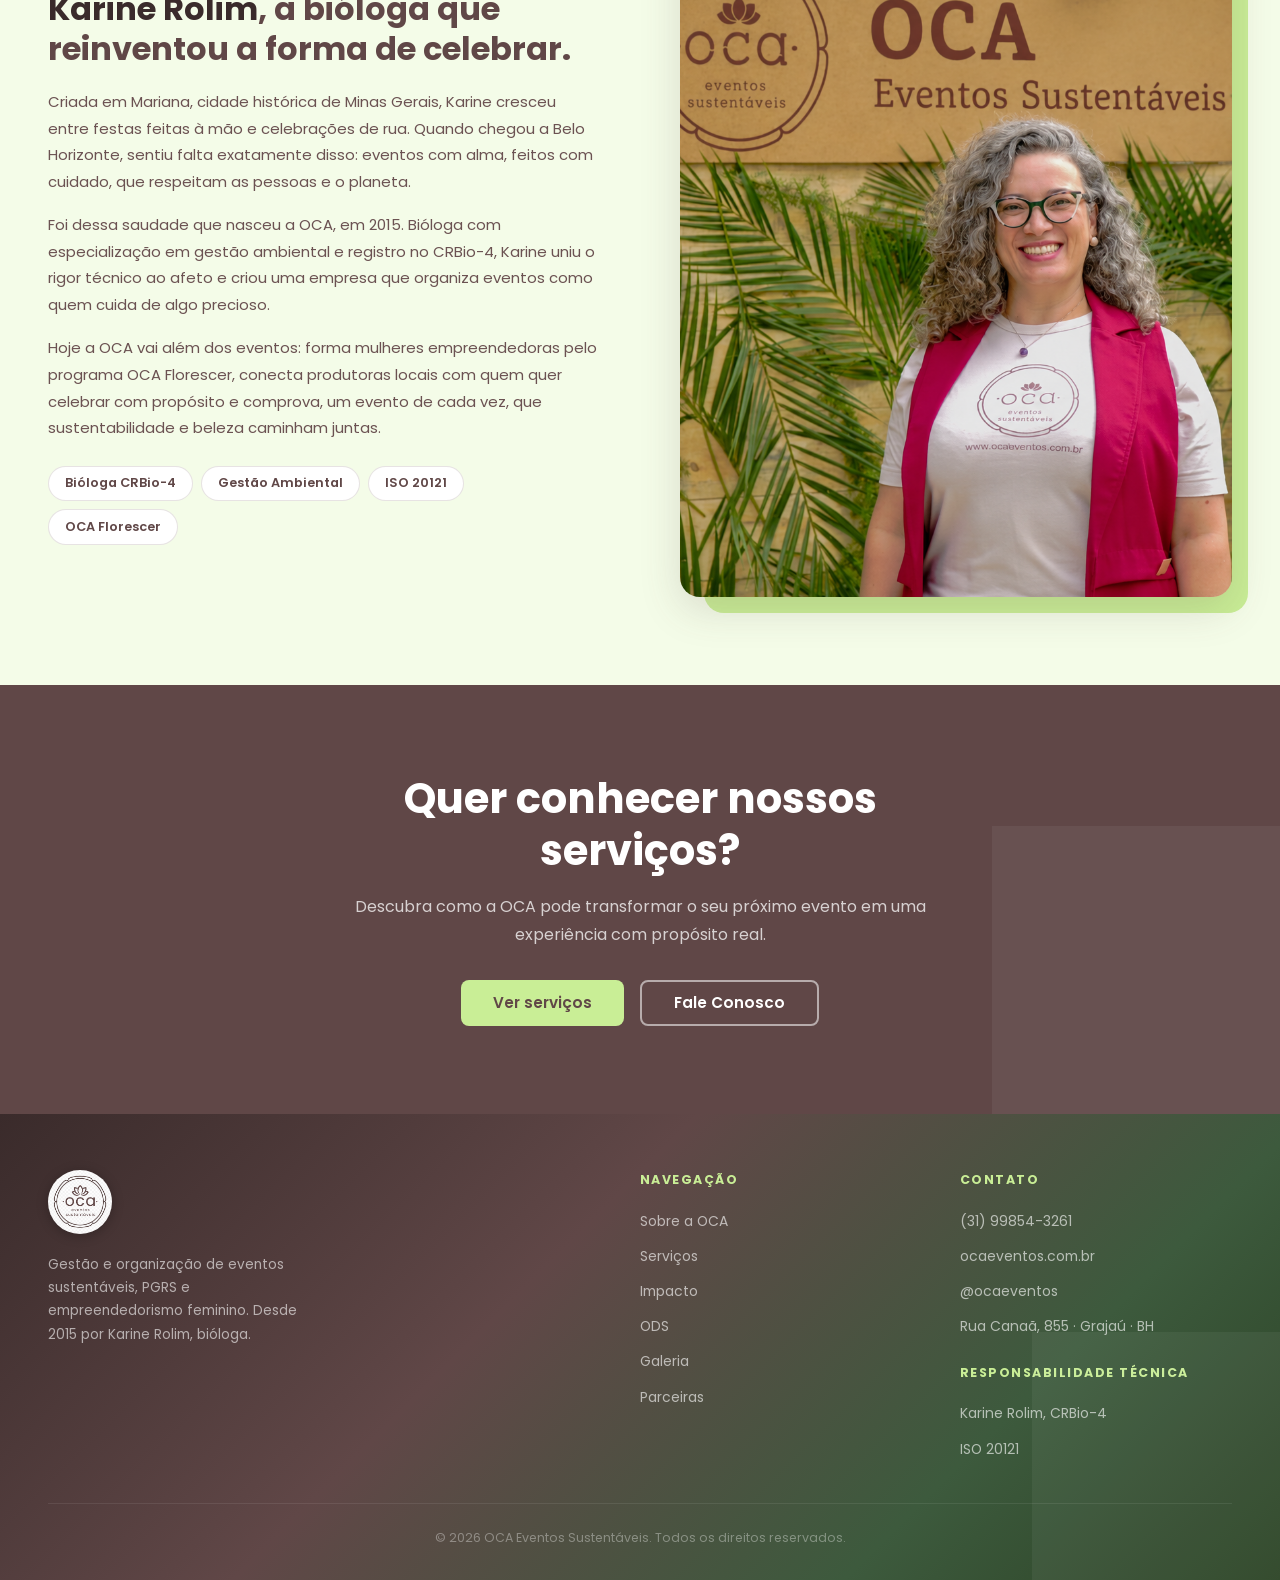
<file: sobre.html>
<!DOCTYPE html>
<html lang="pt-BR">
<head>
    <meta charset="UTF-8">
    <meta name="viewport" content="width=device-width, initial-scale=1.0">
    <title>Sobre a OCA | OCA Eventos Sustentáveis</title>
    <link rel="icon" type="image/svg+xml" href="identidade/favicon.svg">
    <meta name="description" content="Conheça a história da OCA Eventos Sustentáveis, fundada por Karine Rolim em 2015. Uma empresa de impacto que une eventos sustentáveis, gestão de resíduos e empreendedorismo feminino.">
    <link rel="preconnect" href="https://fonts.googleapis.com">
    <link rel="preconnect" href="https://fonts.gstatic.com" crossorigin>
    <link href="https://fonts.googleapis.com/css2?family=Poppins:wght@300;400;500;600;700;800&display=swap" rel="stylesheet">
    <link rel="stylesheet" href="styles.css">
</head>
<body data-page="sobre">

    <!-- NAVBAR -->
    <nav class="navbar scrolled" id="navbar" aria-label="Navegação principal">
        <a href="index.html" class="navbar__logo">
            <img src="identidade/logo.png" alt="OCA Eventos Sustentáveis">
        </a>
        <ul class="navbar__links" role="list">
            <li><a href="sobre.html" data-nav="sobre">Sobre</a></li>
            <li><a href="servicos.html" data-nav="servicos">Serviços</a></li>
            <li><a href="impacto.html" data-nav="impacto">Impacto</a></li>
            <li><a href="ods.html" data-nav="ods">ODS</a></li>
            <li><a href="galeria.html" data-nav="galeria">Galeria</a></li>
            <li><a href="parceiras.html" data-nav="parceiras">Parceiras</a></li>
        </ul>
        <a href="contato.html" class="btn btn--primary navbar__cta">Fale Conosco</a>
        <button class="navbar__burger" id="burger" aria-label="Abrir menu" aria-expanded="false">
            <span></span><span></span><span></span>
        </button>
    </nav>

    <nav class="navbar__mobile" id="mobileMenu" aria-label="Menu mobile">
        <a href="sobre.html" data-nav="sobre" onclick="closeMobile()">Sobre</a>
        <a href="servicos.html" data-nav="servicos" onclick="closeMobile()">Serviços</a>
        <a href="impacto.html" data-nav="impacto" onclick="closeMobile()">Impacto</a>
        <a href="ods.html" data-nav="ods" onclick="closeMobile()">ODS</a>
        <a href="galeria.html" data-nav="galeria" onclick="closeMobile()">Galeria</a>
        <a href="parceiras.html" data-nav="parceiras" onclick="closeMobile()">Parceiras</a>
        <a href="contato.html" class="btn btn--primary" onclick="closeMobile()">Fale Conosco</a>
    </nav>

    <!-- PAGE HERO -->
    <div class="page-hero">
        <div class="page-hero__inner">
            <span class="page-hero__eyebrow">Nossa história</span>
            <h1 class="page-hero__title">Celebrar com <em>propósito</em><br>desde 2015</h1>
            <p class="page-hero__subtitle">Um negócio de impacto que une organização de eventos sustentáveis, gestão de resíduos, formação profissional e empreendedorismo feminino.</p>
        </div>
    </div>

    <!-- SOBRE A OCA -->
    <section id="sobre" aria-labelledby="sobre-titulo">
        <div class="container">
            <div class="sobre__grid">
                <div class="sobre__text reveal">
                    <h2 id="sobre-titulo">OCA Eventos Sustentáveis</h2>
                    <span class="desde">Belo Horizonte, desde 2015</span>
                    <p class="tagline">Um negócio de impacto que une organização de eventos sustentáveis, gestão de resíduos, formação profissional e empreendedorismo feminino.</p>
                    <p>A OCA surgiu de um desejo concreto: mudar a forma como os eventos acontecem. O setor gera muitos resíduos, emite CO2 em excesso e muitas vezes invisibiliza as mulheres que fazem tudo acontecer. A OCA veio para enfrentar esses desafios de frente.</p>
                    <p>Acreditamos em um futuro onde eventos sustentáveis sejam a regra, não a exceção — com celebrações responsáveis que inspiram novos hábitos e valorizam quem faz.</p>
                    <p>Pertencimento, conexão real, valorização de quem faz, escolhas conscientes e cuidado com o meio ambiente. São mais do que valores. São a forma como a OCA opera todos os dias.</p>
                </div>
                <div class="sobre__right reveal reveal-d1">
                    <div class="sobre__mosaic">
                        <img src="identidade/fotos/4-1-300x300.png" alt="Evento OCA">
                        <img src="identidade/fotos/6-1-300x300.png" alt="Evento OCA">
                        <img src="identidade/fotos/9-1-300x300.png" alt="Evento OCA">
                        <img src="identidade/fotos/12-1-300x300.png" alt="Evento OCA">
                    </div>
                    <div class="pillars" aria-label="Pilares da marca">
                        <div class="pillar">
                            <div class="pillar__label">Pilar 01</div>
                            <h4>Impacto</h4>
                            <p>Transformações que permanecem além do momento vivido: experiências com contribuições positivas e duradouras para pessoas e comunidades.</p>
                        </div>
                        <div class="pillar">
                            <div class="pillar__label">Pilar 02</div>
                            <h4>Comunidade</h4>
                            <p>Equilíbrio entre presente e futuro, valorizando pessoas, relações e recursos por meio de escolhas conscientes.</p>
                        </div>
                        <div class="pillar">
                            <div class="pillar__label">Pilar 03</div>
                            <h4>Circularidade</h4>
                            <p>Recursos em ciclos contínuos: um modelo que valoriza o reaproveitamento e amplia o valor gerado por cada evento.</p>
                        </div>
                    </div>
                </div>
            </div>
        </div>
    </section>

    <!-- KARINE -->
    <section id="karine" aria-labelledby="karine-titulo">
        <div class="container">
            <div class="karine__grid">
                <div class="karine__text reveal">
                    <span class="section__eyebrow">Quem faz acontecer</span>
                    <h2 id="karine-titulo">
                        <span class="karine-name">
                            Karine Rolim
                            <svg class="karine-name__underline" viewBox="0 0 300 20" aria-hidden="true">
                                <path class="karine-name__path"
                                    d="M 0,10 Q 75,0 150,10 Q 225,20 300,10"
                                    stroke="currentColor" stroke-width="2.5" fill="none" stroke-linecap="round"/>
                            </svg>
                        </span>, a bióloga que reinventou a forma de celebrar.
                    </h2>
                    <p>Criada em Mariana, cidade histórica de Minas Gerais, Karine cresceu entre festas feitas à mão e celebrações de rua. Quando chegou a Belo Horizonte, sentiu falta exatamente disso: eventos com alma, feitos com cuidado, que respeitam as pessoas e o planeta.</p>
                    <p>Foi dessa saudade que nasceu a OCA, em 2015. Bióloga com especialização em gestão ambiental e registro no CRBio-4, Karine uniu o rigor técnico ao afeto e criou uma empresa que organiza eventos como quem cuida de algo precioso.</p>
                    <p>Hoje a OCA vai além dos eventos: forma mulheres empreendedoras pelo programa OCA Florescer, conecta produtoras locais com quem quer celebrar com propósito e comprova, um evento de cada vez, que sustentabilidade e beleza caminham juntas.</p>
                    <div class="karine__badges">
                        <span class="karine__badge">Bióloga CRBio-4</span>
                        <span class="karine__badge">Gestão Ambiental</span>
                        <span class="karine__badge">ISO 20121</span>
                        <span class="karine__badge">OCA Florescer</span>
                    </div>
                </div>
                <div class="karine__photo-wrap reveal reveal-d1">
                    <img src="identidade/fotos/karine.png" alt="Karine Rolim, fundadora e responsável técnica da OCA Eventos Sustentáveis">
                </div>
            </div>
        </div>
    </section>

    <!-- CTA -->
    <div class="home-cta">
        <div class="home-cta__inner reveal">
            <h2>Quer conhecer nossos serviços?</h2>
            <p>Descubra como a OCA pode transformar o seu próximo evento em uma experiência com propósito real.</p>
            <div style="display:flex; gap:1rem; justify-content:center; flex-wrap:wrap;">
                <a href="servicos.html" class="btn btn--green" style="font-size:0.95rem; padding:0.85rem 2rem;">Ver serviços</a>
                <a href="contato.html" class="btn btn--outline-white" style="font-size:0.95rem; padding:0.85rem 2rem;">Fale Conosco</a>
            </div>
        </div>
    </div>

    <!-- FOOTER -->
    <footer>
        <div class="footer__inner">
            <div class="footer__grid">
                <div class="footer__brand">
                    <div class="footer__brand-logo">
                        <img src="identidade/logo.png" alt="OCA Eventos Sustentáveis">
                    </div>
                    <p>Gestão e organização de eventos sustentáveis, PGRS e empreendedorismo feminino. Desde 2015 por Karine Rolim, bióloga.</p>
                </div>
                <div class="footer__col">
                    <h4>Navegação</h4>
                    <ul>
                        <li><a href="sobre.html">Sobre a OCA</a></li>
                        <li><a href="servicos.html">Serviços</a></li>
                        <li><a href="impacto.html">Impacto</a></li>
                        <li><a href="ods.html">ODS</a></li>
                        <li><a href="galeria.html">Galeria</a></li>
                        <li><a href="parceiras.html">Parceiras</a></li>
                    </ul>
                </div>
                <div class="footer__col">
                    <h4>Contato</h4>
                    <ul>
                        <li><a href="https://wa.me/5531998543261" target="_blank" rel="noopener">(31) 99854-3261</a></li>
                        <li><a href="https://www.ocaeventos.com.br" target="_blank" rel="noopener">ocaeventos.com.br</a></li>
                        <li><a href="https://instagram.com/ocaeventos" target="_blank" rel="noopener">@ocaeventos</a></li>
                        <li><a href="https://www.google.com/maps/search/?api=1&query=Rua+Cana%C3%A3%2C+855%2C+Graja%C3%BA%2C+Belo+Horizonte" target="_blank" rel="noopener">Rua Canaã, 855 · Grajaú · BH</a></li>
                    </ul>
                    <h4 style="margin-top:1.5rem;">Responsabilidade técnica</h4>
                    <ul>
                        <li><a href="#">Karine Rolim, CRBio-4</a></li>
                        <li><a href="#">ISO 20121</a></li>
                    </ul>
                </div>
            </div>
            <div class="footer__bottom">
                <p>&copy; 2026 OCA Eventos Sustentáveis. Todos os direitos reservados.</p>
            </div>
        </div>
    </footer>

    <script src="main.js"></script>
</body>
</html>
</file>
<file: styles.css>
*, *::before, *::after { box-sizing: border-box; margin: 0; padding: 0; }

:root {
    --green:      #C9EE96;
    --green-mid:  #5a9c5a;
    --green-dark: #3a5a3a;
    --brown:      #604747;
    --brown-dark: #3a2b2b;
    --rose:       #B87A81;
    --white:      #FFFFFF;
    --light-bg:   #f4fce8;
    --text:       #2d1f1f;
    --text-muted: #6b5252;
    --font:       'Poppins', sans-serif;
    --radius:     16px;
    --shadow:     0 4px 24px rgba(96, 71, 71, 0.10);
    --shadow-lg:  0 12px 40px rgba(96, 71, 71, 0.18);
    --transition: 0.3s ease;
}

html { scroll-behavior: smooth; }

body {
    font-family: var(--font);
    color: var(--text);
    background: var(--white);
    line-height: 1.6;
    overflow-x: hidden;
}

img { max-width: 100%; display: block; }

/* NAVBAR */
.navbar {
    position: fixed;
    top: 0; left: 0; right: 0;
    z-index: 1000;
    display: flex;
    align-items: center;
    justify-content: space-between;
    padding: 1.1rem 3rem;
    transition: background var(--transition), box-shadow var(--transition), padding var(--transition);
}

.navbar.scrolled {
    background: var(--white);
    box-shadow: 0 2px 20px rgba(96, 71, 71, 0.12);
    padding: 0.75rem 3rem;
}

.navbar__logo {
    overflow: hidden;
    border-radius: 50%;
    width: 52px;
    height: 52px;
    flex-shrink: 0;
    box-shadow: 0 2px 12px rgba(0,0,0,0.18);
}

.navbar__logo img {
    height: 52px;
    width: 52px;
    object-fit: contain;
    transform: scale(1.28) translateY(2px);
    transform-origin: center center;
    display: block;
}

.navbar__links {
    display: flex;
    gap: 2.2rem;
    list-style: none;
}

.navbar__links a {
    text-decoration: none;
    font-weight: 500;
    font-size: 0.88rem;
    letter-spacing: 0.03em;
    transition: color var(--transition);
}

.navbar:not(.scrolled) .navbar__links a { color: rgba(255,255,255,0.88); }
.navbar.scrolled .navbar__links a { color: var(--brown); }
.navbar:not(.scrolled) .navbar__links a:hover { color: var(--green) !important; }
.navbar.scrolled .navbar__links a:hover { color: var(--brown-dark) !important; }

/* Navbar active link */
.navbar:not(.scrolled) .navbar__links a.active { color: var(--green) !important; font-weight: 700; }
.navbar.scrolled .navbar__links a.active { color: var(--brown-dark) !important; font-weight: 700; }
.navbar__mobile a.active { color: var(--brown-dark) !important; font-weight: 700; }

/* BUTTONS */
.btn {
    display: inline-flex;
    align-items: center;
    justify-content: center;
    gap: 0.5rem;
    padding: 0.7rem 1.5rem;
    border-radius: 8px;
    font-family: var(--font);
    font-weight: 600;
    font-size: 0.88rem;
    cursor: pointer;
    text-decoration: none;
    border: none;
    transition: all var(--transition);
    line-height: 1;
    white-space: nowrap;
}

.btn--primary {
    background: var(--brown);
    color: var(--white);
}
.btn--primary:hover {
    background: #4a3535;
    transform: translateY(-2px);
    box-shadow: 0 6px 20px rgba(96, 71, 71, 0.35);
}

.btn--green {
    background: var(--green);
    color: var(--brown);
}
.btn--green:hover {
    background: #b5da80;
    transform: translateY(-2px);
    box-shadow: 0 6px 20px rgba(201, 238, 150, 0.5);
}

.btn--outline-white {
    background: transparent;
    color: var(--white);
    border: 2px solid rgba(255,255,255,0.55);
}
.btn--outline-white:hover {
    background: rgba(255,255,255,0.12);
    border-color: var(--white);
}

/* MOBILE MENU */
.navbar__burger {
    display: none;
    flex-direction: column;
    gap: 5px;
    cursor: pointer;
    padding: 4px;
    background: none;
    border: none;
}
.navbar__burger span {
    display: block;
    width: 26px;
    height: 2px;
    border-radius: 2px;
    transition: all var(--transition);
}
.navbar:not(.scrolled) .navbar__burger span { background: var(--white); }
.navbar.scrolled .navbar__burger span { background: var(--brown); }
.navbar__burger.active span:nth-child(1) { transform: rotate(45deg) translate(5px, 5px); }
.navbar__burger.active span:nth-child(2) { opacity: 0; width: 0; }
.navbar__burger.active span:nth-child(3) { transform: rotate(-45deg) translate(5px, -5px); }

.navbar__mobile {
    display: none;
    position: fixed;
    top: 70px; left: 0; right: 0;
    background: var(--white);
    padding: 1.5rem 2rem 2rem;
    box-shadow: 0 8px 30px rgba(0,0,0,0.1);
    flex-direction: column;
    gap: 0;
    z-index: 999;
}
.navbar__mobile.open { display: flex; }
.navbar__mobile a {
    text-decoration: none;
    color: var(--brown);
    font-weight: 500;
    font-size: 1rem;
    padding: 0.9rem 0;
    border-bottom: 1px solid rgba(96,71,71,0.08);
}
.navbar__mobile .btn { margin-top: 1rem; text-align: center; justify-content: center; }
.navbar__mobile .btn--primary { color: var(--white); }

/* PAGE HERO — para sub-páginas */
.page-hero {
    background: linear-gradient(135deg, rgba(96,71,71,0.97) 0%, rgba(58,90,58,0.92) 45%, rgba(90,156,90,0.85) 80%, rgba(201,238,150,0.65) 100%), #604747;
    padding: 9rem 3rem 4.5rem;
    text-align: center;
    position: relative;
    overflow: hidden;
}

.page-hero--photo {
    background-size: cover;
    background-position: center;
    background-repeat: no-repeat;
}

.page-hero::after {
    content: '';
    position: absolute;
    bottom: -2rem;
    right: -3rem;
    width: 380px;
    height: 380px;
    background: url("identidade/lotus.png") center/contain no-repeat;
    filter: brightness(10);
    opacity: 0.06;
    z-index: 0;
    pointer-events: none;
}

.page-hero__inner {
    position: relative;
    z-index: 1;
    max-width: 760px;
    margin: 0 auto;
}

.page-hero__eyebrow {
    display: inline-block;
    font-size: 0.75rem;
    font-weight: 700;
    letter-spacing: 0.15em;
    text-transform: uppercase;
    color: var(--green);
    margin-bottom: 1rem;
}

.page-hero__title {
    font-size: clamp(2.2rem, 4.5vw, 3.2rem);
    font-weight: 800;
    color: var(--white);
    line-height: 1.15;
    margin-bottom: 1rem;
}

.page-hero__title em {
    color: var(--green);
    font-style: normal;
}

.page-hero__subtitle {
    font-size: 1rem;
    color: rgba(255,255,255,0.78);
    max-width: 560px;
    margin: 0 auto;
    line-height: 1.72;
}

/* HERO */
#home {
    min-height: 100vh;
    background: #604747 url("identidade/fotos/karine.png") center top/cover no-repeat;
    display: flex;
    align-items: center;
    position: relative;
    overflow: hidden;
}

#home::before {
    content: '';
    position: absolute;
    inset: 0;
    background: linear-gradient(135deg, rgba(96,71,71,0.94) 0%, rgba(58,90,58,0.88) 38%, rgba(90,156,90,0.80) 68%, rgba(201,238,150,0.60) 100%);
    z-index: 0;
}

#home::after {
    content: '';
    position: absolute;
    bottom: -3rem;
    right: -4rem;
    width: 520px;
    height: 520px;
    background: url("identidade/lotus.png") center/contain no-repeat;
    filter: brightness(10);
    opacity: 0.07;
    z-index: 1;
    pointer-events: none;
}

.hero__inner {
    position: relative;
    z-index: 2;
    max-width: 1200px;
    margin: 0 auto;
    padding: 9rem 3rem 5rem;
    display: grid;
    grid-template-columns: 1.2fr 0.8fr;
    gap: 5rem;
    align-items: center;
    width: 100%;
}

.hero__text h1 {
    font-size: clamp(2.2rem, 4.5vw, 3.4rem);
    font-weight: 800;
    color: var(--white);
    line-height: 1.12;
    margin-bottom: 1.25rem;
}

.hero__text h1 em {
    color: var(--green);
    font-style: normal;
    display: inline-block;
}

.hero__text > p {
    font-size: 1.05rem;
    color: rgba(255,255,255,0.84);
    margin-bottom: 0.5rem;
    font-weight: 300;
    line-height: 1.75;
    max-width: 500px;
}

.hero__text .hero__desde {
    font-size: 0.82rem;
    color: rgba(255,255,255,0.58);
    margin-bottom: 2rem;
    font-weight: 400;
}

.hero__buttons {
    display: flex;
    gap: 1rem;
    flex-wrap: wrap;
}

.hero__card {
    background: rgba(255,255,255,0.10);
    border: 1px solid rgba(255,255,255,0.20);
    border-radius: 20px;
    padding: 2.5rem 2rem;
    backdrop-filter: blur(10px);
}

.hero__stats {
    display: grid;
    grid-template-columns: 1fr 1fr;
    gap: 2rem 1.5rem;
}

.hero__stat { text-align: center; }
.hero__stat strong {
    display: block;
    font-size: 2.2rem;
    font-weight: 800;
    color: var(--green);
    line-height: 1;
    margin-bottom: 0.35rem;
}
.hero__stat span {
    font-size: 0.78rem;
    color: rgba(255,255,255,0.75);
    font-weight: 400;
    line-height: 1.4;
}

.hero__divider {
    border: none;
    border-top: 1px solid rgba(255,255,255,0.15);
    margin: 1.5rem 0;
}

.hero__tagline {
    font-size: 0.85rem;
    color: rgba(255,255,255,0.65);
    text-align: center;
    font-style: italic;
}

/* HERO — animação de entrada */
@keyframes wordReveal {
    from { filter: blur(10px); opacity: 0; transform: translateY(18px); }
    to   { filter: blur(0);   opacity: 1; transform: translateY(0);    }
}
@keyframes heroFadeUp {
    from { opacity: 0; transform: translateY(14px); }
    to   { opacity: 1; transform: translateY(0);    }
}

.hw {
    display: inline-block;
    animation: wordReveal 0.55s cubic-bezier(0.16, 1, 0.3, 1) both;
    animation-delay: calc(var(--d, 0) * 0.13s);
}

.hero__text > p      { animation: heroFadeUp 0.6s ease both; }
.hero__text > p:nth-of-type(1) { animation-delay: 1.1s; }
.hero__text > p:nth-of-type(2) { animation-delay: 1.22s; }
.hero__buttons       { animation: heroFadeUp 0.6s ease both; animation-delay: 1.38s; }
.hero__card          { animation: heroFadeUp 0.7s ease both; animation-delay: 0.45s; }

/* Word cycle */
.word-cycle {
    position: relative;
    overflow: hidden;
    vertical-align: bottom;
    transition: width 0.4s cubic-bezier(0.16, 1, 0.3, 1);
}
.wc-sizer {
    display: inline-block;
    visibility: hidden;
    white-space: nowrap;
    pointer-events: none;
}
.wc-word {
    position: absolute;
    top: 0; left: 0;
    white-space: nowrap;
    transform: translateY(110%);
    opacity: 0;
    will-change: transform, opacity;
    transition: transform 0.35s cubic-bezier(0.16, 1, 0.3, 1),
                opacity 0.25s ease;
}
.wc-word.is-active {
    transform: translateY(0);
    opacity: 1;
}
.wc-word.is-exit {
    transform: translateY(-110%);
    opacity: 0;
}

@media (prefers-reduced-motion: reduce) {
    .hw, .hero__text > p, .hero__buttons, .hero__card {
        animation: none; opacity: 1; filter: none; transform: none;
    }
    .wc-word { transition: none; }
}

/* SECTION BASE */
section { padding: 5.5rem 3rem; }

.container {
    max-width: 1200px;
    margin: 0 auto;
}

.section__header {
    text-align: center;
    margin-bottom: 4rem;
}

.section__eyebrow {
    display: inline-block;
    font-size: 0.75rem;
    font-weight: 700;
    letter-spacing: 0.15em;
    text-transform: uppercase;
    color: var(--green-mid);
    margin-bottom: 0.75rem;
}

.section__title {
    font-size: clamp(1.75rem, 3vw, 2.5rem);
    font-weight: 700;
    color: var(--brown);
    line-height: 1.2;
    margin-bottom: 1rem;
}

.section__subtitle {
    font-size: 1rem;
    color: var(--text-muted);
    max-width: 580px;
    margin: 0 auto;
    line-height: 1.75;
}

/* SOBRE */
#sobre { background: var(--white); }

.sobre__grid {
    display: grid;
    grid-template-columns: 1fr 1fr;
    gap: 5rem;
    align-items: start;
}

.sobre__text h2 {
    font-size: clamp(1.6rem, 2.5vw, 2rem);
    font-weight: 700;
    color: var(--brown);
    margin-bottom: 0.5rem;
    line-height: 1.25;
}

.sobre__text .desde {
    display: inline-block;
    font-size: 0.78rem;
    font-weight: 600;
    letter-spacing: 0.1em;
    text-transform: uppercase;
    color: var(--green-mid);
    margin-bottom: 1.25rem;
}

.sobre__text .tagline {
    font-size: 1rem;
    font-style: italic;
    color: var(--text-muted);
    margin-bottom: 1.5rem;
    padding-left: 1.2rem;
    border-left: 3px solid var(--green);
    line-height: 1.7;
}

.sobre__text p {
    font-size: 0.93rem;
    color: var(--text-muted);
    line-height: 1.8;
    margin-bottom: 1.1rem;
}

.sobre__text p:last-child { margin-bottom: 0; }

.sobre__right {
    display: flex;
    flex-direction: column;
    gap: 1.25rem;
}

.sobre__mosaic {
    display: grid;
    grid-template-columns: 1fr 1fr;
    grid-template-rows: 1fr 1fr;
    gap: 6px;
    border-radius: var(--radius);
    overflow: hidden;
    aspect-ratio: 2 / 1;
}

.sobre__mosaic img {
    width: 100%;
    height: 100%;
    object-fit: cover;
    display: block;
    transition: transform 0.4s ease;
}

.sobre__mosaic img:hover { transform: scale(1.06); }

.pillars {
    display: flex;
    flex-direction: column;
    gap: 1rem;
}

.pillar {
    border: 1px solid rgba(201, 238, 150, 0.5);
    border-left: 4px solid var(--green);
    border-radius: 12px;
    padding: 1.3rem 1.5rem;
    transition: all var(--transition);
    background: var(--white);
}

.pillar:hover {
    border-left-color: var(--brown);
    box-shadow: var(--shadow);
    transform: translateX(6px);
}

.pillar__label {
    font-size: 0.72rem;
    font-weight: 700;
    letter-spacing: 0.12em;
    text-transform: uppercase;
    color: var(--green-mid);
    margin-bottom: 0.3rem;
}

.pillar h4 {
    font-size: 1rem;
    font-weight: 700;
    color: var(--brown);
    margin-bottom: 0.3rem;
}

.pillar p {
    font-size: 0.85rem;
    color: var(--text-muted);
    line-height: 1.6;
    margin: 0;
}

/* KARINE */
#karine { background: var(--light-bg); }

.karine__grid {
    display: grid;
    grid-template-columns: 1fr 1fr;
    gap: 5rem;
    align-items: center;
}

.karine__text .section__eyebrow { display: block; text-align: left; margin-bottom: 0.6rem; }

.karine__text h2 {
    font-size: clamp(1.6rem, 2.5vw, 2rem);
    font-weight: 700;
    color: var(--brown);
    margin-bottom: 1.25rem;
    line-height: 1.25;
}

/* Nome animado */
.karine-name {
    position: relative;
    display: inline-block;
    color: var(--brown-dark);
    white-space: nowrap;
}
.karine-name__underline {
    position: absolute;
    bottom: -6px;
    left: 0;
    width: 100%;
    height: 16px;
    color: var(--green-mid);
    overflow: visible;
    pointer-events: none;
}
.karine-name__path {
    stroke-dasharray: 320;
    stroke-dashoffset: 320;
    transition: stroke-dashoffset 2.2s ease-in-out;
}
.karine-name__path.is-drawn {
    stroke-dashoffset: 0;
}
@supports (d: path("M0,0")) {
    .karine-name:hover .karine-name__path {
        d: path("M 0,10 Q 75,20 150,10 Q 225,0 300,10");
        transition: stroke-dashoffset 1.5s ease-in-out, d 0.7s ease;
    }
}

.karine__text p {
    font-size: 0.93rem;
    color: var(--text-muted);
    line-height: 1.8;
    margin-bottom: 1rem;
}

.karine__badges {
    display: flex;
    flex-wrap: wrap;
    gap: 0.5rem;
    margin-top: 1.5rem;
}

.karine__badge {
    background: var(--white);
    border: 1px solid rgba(96,71,71,0.15);
    color: var(--brown);
    padding: 0.4rem 1rem;
    border-radius: 50px;
    font-size: 0.8rem;
    font-weight: 600;
}

.karine__photo-wrap {
    position: relative;
}

.karine__photo-wrap::before {
    content: '';
    position: absolute;
    top: 1.5rem;
    left: 1.5rem;
    right: -1rem;
    bottom: -1rem;
    background: var(--green);
    border-radius: 20px;
    z-index: 0;
}

.karine__photo-wrap img {
    position: relative;
    z-index: 1;
    border-radius: 20px;
    width: 100%;
    object-fit: cover;
    aspect-ratio: 4/5;
    box-shadow: var(--shadow-lg);
}

/* SERVIÇOS */
#servicos { background: var(--white); }

.servicos__challenge {
    background: var(--brown);
    border-radius: var(--radius);
    padding: 4rem 3.5rem;
    text-align: center;
    margin-bottom: 3.5rem;
}
.servicos__challenge h2 {
    font-size: clamp(1.8rem, 3.2vw, 2.6rem);
    font-weight: 700;
    color: var(--white);
    text-transform: uppercase;
    letter-spacing: 0.03em;
    line-height: 1.2;
    margin-bottom: 1.75rem;
}
.servicos__challenge p {
    font-size: 1rem;
    color: rgba(255,255,255,0.76);
    line-height: 1.78;
    max-width: 700px;
    margin: 0 auto 1rem;
}
.servicos__challenge p:last-child { margin-bottom: 0; }

.cards-grid {
    display: grid;
    grid-template-columns: repeat(3, 1fr);
    gap: 1.5rem;
}

.card {
    background: var(--white);
    border-radius: var(--radius);
    box-shadow: var(--shadow);
    display: flex;
    flex-direction: column;
    transition: all var(--transition);
    overflow: hidden;
}

.card:hover {
    transform: translateY(-10px);
    box-shadow: var(--shadow-lg);
}

.card__img-wrap {
    position: relative;
    height: 200px;
    overflow: hidden;
    flex-shrink: 0;
}

.card__img-wrap::after {
    content: '';
    position: absolute;
    inset: 0;
    background: rgba(96,71,71,0.42);
    transition: opacity 0.55s ease;
    pointer-events: none;
    z-index: 1;
}

.card:hover .card__img-wrap::after { opacity: 0; }

.card__img {
    width: 100%;
    height: 200px;
    object-fit: cover;
    display: block;
    flex-shrink: 0;
    filter: grayscale(10%);
    transition: transform 0.55s ease, filter 0.55s ease;
}

.card__img-wrap .card__img { height: 100%; }

.card:hover .card__img { transform: scale(1.06); filter: grayscale(0%); }

.card__body {
    padding: 1.75rem 2rem 2rem;
    display: flex;
    flex-direction: column;
    flex: 1;
}

.card__icon {
    width: 52px;
    height: 52px;
    background: var(--light-bg);
    border-radius: 50%;
    display: flex;
    align-items: center;
    justify-content: center;
    margin-bottom: 1.25rem;
}

.card__icon svg {
    width: 24px;
    height: 24px;
    stroke: var(--brown);
    fill: none;
}

.card h3 {
    font-size: 1.05rem;
    font-weight: 700;
    color: var(--brown);
    margin-bottom: 0.75rem;
    line-height: 1.3;
}

.card p {
    font-size: 0.88rem;
    color: var(--text-muted);
    line-height: 1.7;
    flex: 1;
    margin-bottom: 1.5rem;
}

/* OCA Florescer featured */
.florescer-featured {
    margin-top: 2.25rem;
    border-radius: var(--radius);
    overflow: hidden;
    display: grid;
    grid-template-columns: 1fr 1fr;
}

.florescer-featured__text {
    background: var(--brown);
    padding: 3rem 3.5rem;
    display: flex;
    flex-direction: column;
    justify-content: center;
}

.florescer-featured__eyebrow {
    font-size: 0.72rem;
    font-weight: 700;
    letter-spacing: 0.14em;
    text-transform: uppercase;
    color: var(--green);
    margin-bottom: 0.75rem;
    display: block;
}

.florescer-featured__title {
    font-size: clamp(1.7rem, 2.5vw, 2.4rem);
    font-weight: 700;
    color: var(--white);
    line-height: 1.2;
    margin-bottom: 1.25rem;
}

.florescer-featured__desc {
    font-size: 0.93rem;
    color: rgba(255,255,255,0.78);
    line-height: 1.75;
    margin-bottom: 0.85rem;
}

.florescer-featured__badge {
    display: inline-flex;
    align-items: center;
    gap: 0.4rem;
    background: rgba(201,238,150,0.14);
    border: 1px solid rgba(201,238,150,0.35);
    color: var(--green);
    font-size: 0.78rem;
    font-weight: 600;
    padding: 0.35rem 0.9rem;
    border-radius: 50px;
    margin-bottom: 1.9rem;
    width: fit-content;
}

.florescer-featured__visual {
    background: var(--green);
    padding: 3rem;
    display: flex;
    flex-direction: column;
    align-items: center;
    justify-content: center;
    gap: 0;
}

.florescer-featured__quote {
    font-size: 1.05rem;
    font-weight: 600;
    color: var(--brown);
    line-height: 1.55;
    text-align: center;
    margin-bottom: 2.25rem;
    font-style: italic;
}

.florescer-stats-row {
    display: flex;
    align-items: center;
    gap: 2rem;
    width: 100%;
    justify-content: center;
}

.florescer-stat { text-align: center; }

.florescer-stat__number {
    font-size: 2.8rem;
    font-weight: 700;
    color: var(--brown);
    line-height: 1;
}

.florescer-stat__label {
    font-size: 0.78rem;
    font-weight: 600;
    color: rgba(96,71,71,0.72);
    margin-top: 0.3rem;
    max-width: 110px;
}

.florescer-divider {
    width: 1px;
    height: 52px;
    background: rgba(96,71,71,0.22);
    flex-shrink: 0;
}

.florescer-list {
    list-style: none;
    display: flex;
    flex-direction: column;
    gap: 0.85rem;
    width: 100%;
}

.florescer-list__item {
    display: flex;
    align-items: center;
    gap: 0.7rem;
    font-size: 0.92rem;
    font-weight: 600;
    color: var(--brown);
    line-height: 1.4;
}

.florescer-list__item svg {
    flex-shrink: 0;
    color: var(--brown);
    opacity: 0.75;
}

.card .btn {
    align-self: flex-start;
    font-size: 0.83rem;
    padding: 0.6rem 1.2rem;
}

/* DIFERENCIAIS */
#diferenciais { background: var(--light-bg); }

.diferenciais__grid {
    display: grid;
    grid-template-columns: 1fr 1fr;
    gap: 5rem;
    align-items: center;
}

.diferenciais__text .section__eyebrow { display: block; text-align: left; }

.diferenciais__text h2 {
    font-size: clamp(1.6rem, 2.5vw, 2rem);
    font-weight: 700;
    color: var(--brown);
    margin-bottom: 1rem;
    line-height: 1.3;
}

.diferenciais__text p {
    font-size: 0.93rem;
    color: var(--text-muted);
    line-height: 1.8;
    margin-bottom: 2rem;
}

.dif-list {
    display: flex;
    flex-direction: column;
    gap: 0.75rem;
}

.dif-item {
    display: flex;
    align-items: flex-start;
    gap: 1rem;
    padding: 1.1rem 1.25rem;
    border-radius: 12px;
    background: var(--white);
    transition: background var(--transition), box-shadow var(--transition);
}

.dif-item:hover { box-shadow: var(--shadow); }

.dif-item__icon {
    width: 36px;
    height: 36px;
    background: var(--green);
    border-radius: 50%;
    display: flex;
    align-items: center;
    justify-content: center;
    flex-shrink: 0;
}

.dif-item__icon svg {
    width: 15px;
    height: 15px;
    stroke: var(--brown);
    fill: none;
}

.dif-item h4 {
    font-size: 0.92rem;
    font-weight: 600;
    color: var(--brown);
    margin-bottom: 0.2rem;
}

.dif-item p {
    font-size: 0.83rem;
    color: var(--text-muted);
    line-height: 1.5;
    margin: 0;
}

/* IMPACTO */
#impacto {
    background: #604747 url("identidade/fotos/WhatsApp Image 2026-06-08 at 11.35.39.jpeg") center/cover no-repeat;
    position: relative;
}

#impacto::before {
    content: '';
    position: absolute;
    inset: 0;
    background: linear-gradient(135deg, rgba(96,71,71,0.96) 0%, rgba(58,90,58,0.90) 45%, rgba(90,156,90,0.82) 80%, rgba(201,238,150,0.60) 100%);
}

#impacto .container { position: relative; z-index: 1; }

#impacto .section__eyebrow { color: var(--green); display: block; text-align: center; }
#impacto .section__title { color: var(--white); }

.stats-grid {
    display: grid;
    grid-template-columns: repeat(4, 1fr);
    gap: 1.25rem;
}

.stat-box {
    text-align: center;
    padding: 2.2rem 1.5rem;
    background: rgba(255,255,255,0.09);
    border: 1px solid rgba(255,255,255,0.16);
    border-radius: var(--radius);
    transition: background var(--transition);
}

.stat-box:hover { background: rgba(255,255,255,0.14); }

.stat-box__number {
    display: block;
    font-size: clamp(2.4rem, 4vw, 3.4rem);
    font-weight: 800;
    color: var(--green);
    line-height: 1;
    margin-bottom: 0.6rem;
    font-variant-numeric: tabular-nums;
}

.stat-box__label {
    font-size: 0.82rem;
    color: rgba(255,255,255,0.78);
    line-height: 1.45;
}

/* ODS */
#ods { background: var(--white); }

.ods-grid {
    display: grid;
    grid-template-columns: repeat(2, 1fr);
    gap: 1.25rem;
}

.ods-card {
    display: flex;
    border-radius: var(--radius);
    overflow: hidden;
    background: var(--white);
    box-shadow: var(--shadow);
    transition: all var(--transition);
}

.ods-card:hover {
    transform: translateY(-5px);
    box-shadow: var(--shadow-lg);
}

.ods-img-wrap {
    width: 130px;
    min-width: 130px;
    flex-shrink: 0;
    display: flex;
    align-items: center;
    justify-content: center;
    padding: 4px;
}

.ods-img-wrap img {
    width: 122px;
    height: 122px;
    object-fit: contain;
    display: block;
    flex-shrink: 0;
}

.ods-badge {
    width: 120px;
    flex-shrink: 0;
    display: flex;
    flex-direction: column;
    align-items: center;
    justify-content: center;
    padding: 1.5rem 0.5rem;
    color: white;
    background: #19486A;
}

.ods-badge__label {
    font-size: 0.65rem;
    font-weight: 700;
    letter-spacing: 0.08em;
    text-transform: uppercase;
    opacity: 0.85;
    margin-bottom: 0.2rem;
}

.ods-badge__num {
    font-size: 2.8rem;
    font-weight: 800;
    line-height: 1;
}

.ods-body {
    padding: 1.5rem 1.6rem;
}

.ods-body h4 {
    font-size: 0.93rem;
    font-weight: 700;
    color: var(--brown);
    margin-bottom: 0.5rem;
    line-height: 1.3;
}

.ods-body p {
    font-size: 0.83rem;
    color: var(--text-muted);
    line-height: 1.65;
    margin: 0;
}

/* PARCEIRAS */
#parceiras { background: var(--white); }

.parceiras__intro {
    text-align: center;
    max-width: 660px;
    margin: 0 auto 3rem;
}

.parceiras__intro h2 {
    font-size: clamp(1.6rem, 2.5vw, 2rem);
    font-weight: 700;
    color: var(--brown);
    margin-bottom: 0.85rem;
    line-height: 1.3;
}

.parceiras__intro p {
    font-size: 0.93rem;
    color: var(--text-muted);
    line-height: 1.8;
}

.partner-grid {
    display: grid;
    grid-template-columns: repeat(3, 1fr);
    gap: 1.75rem;
    margin-bottom: 3.5rem;
}

.partner-card {
    background: var(--white);
    border-radius: 20px;
    overflow: hidden;
    box-shadow: 0 4px 20px rgba(96,71,71,0.10);
    transition: transform 0.3s ease, box-shadow 0.3s ease;
    display: flex;
    flex-direction: column;
}

.partner-card:hover {
    transform: translateY(-5px);
    box-shadow: 0 8px 32px rgba(96,71,71,0.18);
}

.partner-card__photo {
    position: relative;
    height: 240px;
    overflow: hidden;
}

.partner-card__photo img {
    width: 100%;
    height: 100%;
    object-fit: cover;
    display: block;
    transition: transform 0.4s ease;
}

.partner-card:hover .partner-card__photo img { transform: scale(1.05); }

.partner-card__cat {
    position: absolute;
    bottom: 12px;
    left: 12px;
    background: var(--rose);
    color: var(--white);
    font-size: 0.68rem;
    font-weight: 600;
    padding: 0.28rem 0.7rem;
    border-radius: 50px;
    letter-spacing: 0.01em;
}

.partner-card__body {
    padding: 1.25rem 1.5rem 1.5rem;
    display: flex;
    flex-direction: column;
    flex: 1;
}

.partner-card__name {
    font-size: 1.08rem;
    font-weight: 700;
    color: var(--rose);
    margin-bottom: 0.45rem;
}

.partner-card__desc {
    font-size: 0.86rem;
    color: var(--text-muted);
    line-height: 1.65;
    flex: 1;
    margin-bottom: 1.2rem;
    display: -webkit-box;
    -webkit-line-clamp: 3;
    -webkit-box-orient: vertical;
    overflow: hidden;
}

.partner-card__btn {
    display: inline-block;
    background: var(--brown);
    color: var(--white);
    padding: 0.58rem 1.35rem;
    border-radius: 50px;
    font-size: 0.83rem;
    font-weight: 600;
    border: none;
    cursor: pointer;
    font-family: 'Poppins', sans-serif;
    align-self: flex-start;
    transition: opacity 0.2s;
}

.partner-card__btn:hover { opacity: 0.82; }

/* BECOME PARTNER */
.become-partner {
    background: linear-gradient(135deg, var(--brown) 0%, #7a5a5a 100%);
    border-radius: 24px;
    padding: 2.75rem 2.5rem;
    text-align: center;
    color: var(--white);
}

.become-partner h3 {
    font-size: clamp(1.2rem, 2vw, 1.55rem);
    font-weight: 700;
    margin-bottom: 0.65rem;
}

.become-partner p {
    font-size: 0.9rem;
    opacity: 0.88;
    line-height: 1.7;
    max-width: 480px;
    margin: 0 auto 1.75rem;
}

/* REDE DE MULHERES */
.rede-hero {
    display: grid;
    grid-template-columns: 240px 1fr;
    gap: 3rem;
    background: linear-gradient(145deg, #7a3a45 0%, var(--rose) 45%, #b06060 80%, #8a5a3a 100%);
    border-radius: 28px;
    padding: 3.5rem 4rem;
    align-items: center;
    position: relative;
    overflow: hidden;
}

.rede-hero::before {
    content: '';
    position: absolute;
    top: -4rem;
    left: -4rem;
    width: 400px;
    height: 400px;
    background: url("identidade/lotus.png") center/contain no-repeat;
    filter: brightness(10);
    opacity: 0.06;
    pointer-events: none;
}

.rede-hero__deco {
    display: flex;
    align-items: center;
    justify-content: center;
    position: relative;
    z-index: 1;
}

.rede-hero__deco img {
    width: 210px;
    height: 270px;
    object-fit: cover;
    object-position: center top;
    border-radius: 18px;
    box-shadow: 0 10px 36px rgba(0,0,0,0.32);
    border: 3px solid rgba(255,255,255,0.28);
}

.rede-hero__content {
    position: relative;
    z-index: 1;
}

.rede-hero .section__eyebrow { color: rgba(255,255,255,0.78); }

.rede-hero h2 {
    font-size: clamp(1.5rem, 2.4vw, 2.1rem);
    font-weight: 700;
    color: var(--white);
    margin-bottom: 1rem;
    line-height: 1.25;
}

.rede-hero > .rede-hero__content > p,
.rede-hero__content p {
    font-size: 0.93rem;
    color: rgba(255,255,255,0.80);
    line-height: 1.75;
    margin-bottom: 1.75rem;
    max-width: 520px;
}

.rede-hero__thumbs {
    display: flex;
    align-items: center;
    margin-bottom: 2rem;
}

.rede-hero__thumb {
    width: 54px;
    height: 54px;
    border-radius: 50%;
    border: 2.5px solid rgba(255,255,255,0.55);
    overflow: hidden;
    margin-left: -10px;
    background: rgba(255,255,255,0.15);
    flex-shrink: 0;
    transition: transform 0.2s;
}

.rede-hero__thumb:first-child { margin-left: 0; }
.rede-hero__thumb:hover { transform: scale(1.12); z-index: 2; }

.rede-hero__thumb img {
    width: 100%;
    height: 100%;
    object-fit: cover;
    display: block;
}

.rede-hero__thumb--more {
    display: flex;
    align-items: center;
    justify-content: center;
    background: rgba(255,255,255,0.18);
}

.rede-hero__thumb--more span {
    font-size: 0.78rem;
    font-weight: 700;
    color: var(--white);
}

.rede-hero__actions {
    display: flex;
    gap: 1rem;
    flex-wrap: wrap;
}

.btn--white-rose {
    background: var(--white);
    color: var(--rose);
}
.btn--white-rose:hover {
    background: rgba(255,255,255,0.9);
    transform: translateY(-2px);
    box-shadow: 0 6px 20px rgba(0,0,0,0.2);
}

.btn--outline-white-rose {
    background: transparent;
    color: var(--white);
    border: 2px solid rgba(255,255,255,0.5);
}
.btn--outline-white-rose:hover {
    background: rgba(255,255,255,0.12);
    border-color: var(--white);
}

/* PARTNER MODAL */
.partner-modal {
    display: none;
    position: fixed;
    inset: 0;
    z-index: 9500;
    background: rgba(20,12,12,0.92);
    overflow-y: auto;
    padding: 2rem 1rem;
    align-items: flex-start;
    justify-content: center;
}

.partner-modal.open { display: flex; }

.partner-modal__inner {
    background: var(--white);
    border-radius: 24px;
    max-width: 640px;
    width: 100%;
    margin: auto;
    overflow: hidden;
    position: relative;
}

.partner-modal__photo {
    width: 100%;
    height: 290px;
    object-fit: cover;
    display: block;
}

.partner-modal__close {
    position: absolute;
    top: 0.9rem;
    right: 0.9rem;
    background: rgba(96,71,71,0.88);
    color: var(--white);
    border: none;
    width: 34px;
    height: 34px;
    border-radius: 50%;
    font-size: 1rem;
    cursor: pointer;
    display: flex;
    align-items: center;
    justify-content: center;
    z-index: 10;
    transition: background 0.2s;
}

.partner-modal__close:hover { background: var(--brown); }

.partner-modal__body { padding: 1.65rem 2rem 2rem; }

.partner-modal__cat {
    display: inline-block;
    background: var(--rose);
    color: var(--white);
    font-size: 0.7rem;
    font-weight: 600;
    padding: 0.28rem 0.7rem;
    border-radius: 50px;
    margin-bottom: 0.75rem;
}

.partner-modal__name {
    font-size: 1.35rem;
    font-weight: 700;
    color: var(--brown);
    margin-bottom: 0.85rem;
    line-height: 1.25;
}

.partner-modal__text {
    font-size: 0.875rem;
    color: var(--text-muted);
    line-height: 1.8;
    margin-bottom: 0.75rem;
}

.partner-modal__entrepreneur {
    font-size: 0.8rem;
    font-weight: 600;
    color: var(--brown);
    margin-bottom: 1.35rem;
}

.partner-modal__links {
    display: flex;
    flex-wrap: wrap;
    gap: 0.65rem;
}

.partner-modal__link {
    display: inline-flex;
    align-items: center;
    gap: 0.35rem;
    font-size: 0.82rem;
    font-weight: 600;
    padding: 0.48rem 1.15rem;
    border-radius: 50px;
    text-decoration: none;
    transition: opacity 0.2s;
}

.partner-modal__link:hover { opacity: 0.82; }

.partner-modal__link--ig { background: var(--rose); color: var(--white); }
.partner-modal__link--wa { background: #25D366; color: var(--white); }

/* CONTATO */
#contato {
    background: transparent;
    padding: 0;
    text-align: left;
}

.contato__header {
    background: var(--light-bg);
    text-align: center;
    padding: 5rem 2rem 3.5rem;
}

.contato__label {
    display: inline-block;
    font-size: 0.75rem;
    font-weight: 700;
    letter-spacing: 0.14em;
    text-transform: uppercase;
    color: var(--green-mid);
    margin-bottom: 1rem;
}

.contato__title {
    font-size: clamp(2rem, 4vw, 3rem);
    font-weight: 700;
    color: var(--brown);
    text-transform: uppercase;
    line-height: 1.2;
    margin-bottom: 1rem;
}

.contato__subtitle {
    font-size: 1rem;
    color: rgba(96,71,71,0.72);
    max-width: 560px;
    margin: 0 auto;
    line-height: 1.65;
}

.contato__details {
    display: flex;
    align-items: center;
    justify-content: center;
    flex-wrap: wrap;
    gap: 1rem 2rem;
    margin-top: 1.75rem;
}

.contato__detail {
    display: flex;
    align-items: center;
    gap: 0.5rem;
    font-size: 0.88rem;
    font-weight: 500;
    color: var(--brown);
    text-decoration: none;
    opacity: 0.82;
    transition: opacity 0.2s;
}

.contato__detail:hover { opacity: 1; }

.contato__detail svg {
    width: 16px;
    height: 16px;
    stroke: var(--green-mid);
    fill: none;
    flex-shrink: 0;
}

.contato__form-wrap {
    background: var(--brown);
    padding: 3.5rem 2rem 4.5rem;
}

.contato__form {
    display: flex;
    flex-direction: column;
    gap: 1.25rem;
    max-width: 820px;
    margin: 0 auto;
}

.contato__grid-2 {
    display: grid;
    grid-template-columns: 1fr 1fr;
    gap: 1.25rem;
}

.contato__field {
    display: flex;
    flex-direction: column;
    gap: 0.4rem;
}

.contato__field label {
    font-size: 0.875rem;
    font-weight: 600;
    color: var(--white);
}

.contato__req { color: var(--green); }

.contato__input,
.contato__select,
.contato__textarea {
    background: rgba(255,255,255,0.07);
    border: 1.5px solid rgba(255,255,255,0.18);
    border-radius: 10px;
    padding: 0.78rem 1rem;
    font-family: 'Poppins', sans-serif;
    font-size: 0.92rem;
    color: var(--white);
    transition: border-color 0.22s, background 0.22s, box-shadow 0.22s;
    outline: none;
    width: 100%;
    box-sizing: border-box;
    box-shadow: 0 1px 3px rgba(0,0,0,0.18);
}

.contato__input::placeholder,
.contato__textarea::placeholder {
    color: rgba(255,255,255,0.32);
}

.contato__input:focus,
.contato__select:focus,
.contato__textarea:focus {
    border-color: var(--green);
    background: rgba(255,255,255,0.11);
    box-shadow: 0 1px 3px rgba(0,0,0,0.18), 0 0 0 3px rgba(201,238,150,0.22);
}

.contato__select {
    appearance: none;
    -webkit-appearance: none;
    cursor: pointer;
    background-image: url("data:image/svg+xml,%3Csvg xmlns='http://www.w3.org/2000/svg' width='12' height='8' viewBox='0 0 12 8'%3E%3Cpath fill='rgba(255,255,255,0.55)' d='M1 1l5 5 5-5'/%3E%3C/svg%3E");
    background-repeat: no-repeat;
    background-position: right 1rem center;
    padding-right: 2.5rem;
}

.contato__select option {
    background: var(--brown);
    color: var(--white);
}

.contato__textarea {
    resize: vertical;
    min-height: 120px;
}

.contato__privacy {
    display: flex;
    align-items: flex-start;
    gap: 0.7rem;
}

.contato__privacy input[type="checkbox"] {
    margin-top: 3px;
    flex-shrink: 0;
    width: 16px;
    height: 16px;
    accent-color: var(--green);
    cursor: pointer;
}

.contato__privacy label {
    font-size: 0.82rem;
    color: rgba(255,255,255,0.58);
    line-height: 1.55;
    cursor: pointer;
    font-weight: 400;
}

.contato__btn {
    width: 100%;
    font-size: 1rem;
    font-weight: 700;
    padding: 1rem;
    border: none;
    cursor: pointer;
    letter-spacing: 0.07em;
    text-transform: uppercase;
    border-radius: 50px;
}

/* FOOTER */
footer {
    background: linear-gradient(135deg, var(--brown-dark) 0%, var(--brown) 40%, #3d5a3d 75%, #2a4224 100%);
    padding: 3.5rem 3rem 2rem;
    position: relative;
    overflow: hidden;
}

footer::after {
    content: '';
    position: absolute;
    bottom: -2rem;
    right: -2rem;
    width: 280px;
    height: 280px;
    background: url("identidade/lotus.png") center/contain no-repeat;
    filter: brightness(10);
    opacity: 0.05;
    pointer-events: none;
}

.footer__inner {
    max-width: 1200px;
    margin: 0 auto;
}

.footer__grid {
    display: grid;
    grid-template-columns: 2fr 1fr 1fr;
    gap: 3rem;
    padding-bottom: 2rem;
    border-bottom: 1px solid rgba(255,255,255,0.08);
    margin-bottom: 1.5rem;
}

.footer__brand-logo {
    overflow: hidden;
    border-radius: 50%;
    width: 64px;
    height: 64px;
    margin-bottom: 1.2rem;
    box-shadow: 0 2px 12px rgba(0,0,0,0.25);
    flex-shrink: 0;
}

.footer__brand img {
    height: 64px;
    width: 64px;
    object-fit: contain;
    transform: scale(1.28) translateY(2px);
    transform-origin: center center;
    display: block;
}

.footer__brand p {
    font-size: 0.85rem;
    color: rgba(255,255,255,0.6);
    line-height: 1.7;
    max-width: 280px;
}

.footer__col h4 {
    font-size: 0.78rem;
    font-weight: 700;
    text-transform: uppercase;
    letter-spacing: 0.12em;
    color: var(--green);
    margin-bottom: 1.1rem;
}

.footer__col ul { list-style: none; }

.footer__col li { margin-bottom: 0.6rem; }

.footer__col a {
    color: rgba(255,255,255,0.62);
    text-decoration: none;
    font-size: 0.87rem;
    transition: color var(--transition);
}

.footer__col a:hover { color: var(--green); }

.footer__bottom {
    text-align: center;
    font-size: 0.78rem;
    color: rgba(255,255,255,0.35);
}

/* SCROLL ANIMATIONS */
@media (prefers-reduced-motion: no-preference) {
    .reveal {
        opacity: 0;
        transform: translateY(28px);
        transition: opacity 0.65s ease, transform 0.65s ease;
    }
    .reveal.visible {
        opacity: 1;
        transform: translateY(0);
    }
    .reveal-d1 { transition-delay: 0.1s; }
    .reveal-d2 { transition-delay: 0.2s; }
    .reveal-d3 { transition-delay: 0.3s; }
}

/* GALERIA */
#galeria {
    background: var(--brown-dark);
    padding-top: 4.5rem;
    padding-bottom: 4.5rem;
}

#galeria .section__eyebrow  { color: var(--green); }
#galeria .section__title    { color: var(--white); }
#galeria .section__subtitle { color: rgba(255,255,255,0.58); }

.galeria-preview {
    display: grid;
    grid-template-columns: repeat(3, 1fr);
    gap: 8px;
}

.galeria-preview__item {
    aspect-ratio: 1;
    overflow: hidden;
    border-radius: 10px;
    position: relative;
    cursor: pointer;
}

.galeria-preview__item a {
    display: block;
    width: 100%;
    height: 100%;
}

.galeria-preview__item img {
    width: 100%;
    height: 100%;
    object-fit: cover;
    display: block;
    transition: transform 0.4s ease;
}

.galeria-preview__item:hover img { transform: scale(1.06); }

.galeria-preview__item--more .galeria-more-overlay {
    position: absolute;
    inset: 0;
    background: rgba(30,20,20,0.72);
    display: flex;
    flex-direction: column;
    align-items: center;
    justify-content: center;
    gap: 0.25rem;
    pointer-events: none;
}

.galeria-more-overlay strong {
    color: var(--white);
    font-size: 2rem;
    font-weight: 800;
    line-height: 1;
}

.galeria-more-overlay span {
    color: rgba(255,255,255,0.7);
    font-size: 0.8rem;
    font-weight: 500;
}

.galeria__cta {
    text-align: center;
    margin-top: 2rem;
}

/* GALERIA PAGE — galeria completa como página */
.galeria-page {
    background: var(--brown-dark);
    padding: 0 3rem 5rem;
}

.galeria-page__grid {
    max-width: 1200px;
    margin: 0 auto;
    columns: 5;
    column-gap: 10px;
}

.galeria-page__img {
    width: 100%;
    margin-bottom: 10px;
    border-radius: 8px;
    display: block;
    transition: opacity 0.3s, transform 0.3s;
    cursor: pointer;
}

.galeria-page__img:hover { opacity: 0.85; transform: scale(1.01); }

/* HOME CTA BANNER */
.home-cta {
    background: var(--brown);
    padding: 5.5rem 3rem;
    text-align: center;
    position: relative;
    overflow: hidden;
}

.home-cta::after {
    content: '';
    position: absolute;
    bottom: -2rem;
    right: -2rem;
    width: 320px;
    height: 320px;
    background: url("identidade/lotus.png") center/contain no-repeat;
    filter: brightness(10);
    opacity: 0.05;
    pointer-events: none;
}

.home-cta__inner {
    position: relative;
    z-index: 1;
    max-width: 640px;
    margin: 0 auto;
}

.home-cta h2 {
    font-size: clamp(1.8rem, 3.5vw, 2.6rem);
    font-weight: 700;
    color: var(--white);
    line-height: 1.25;
    margin-bottom: 1rem;
}

.home-cta p {
    font-size: 1rem;
    color: rgba(255,255,255,0.75);
    line-height: 1.7;
    margin-bottom: 2rem;
}

/* HOME SOBRE TEASER */
.sobre-teaser { background: var(--light-bg); }

.sobre-teaser__link {
    display: inline-flex;
    align-items: center;
    gap: 0.45rem;
    color: var(--green-mid);
    font-size: 0.88rem;
    font-weight: 600;
    text-decoration: none;
    margin-top: 1.75rem;
    transition: gap 0.2s ease;
}

.sobre-teaser__link:hover { gap: 0.7rem; }

/* RESPONSIVE */

/* — TABLET LARGO (≤ 1024px) — */
@media (max-width: 1024px) {
    .cards-grid { grid-template-columns: 1fr 1fr; }
    .stats-grid { grid-template-columns: 1fr 1fr; }
    .partner-grid { grid-template-columns: 1fr 1fr; }
    .galeria-page__grid { columns: 4; }
    section { padding: 4.5rem 2rem; }
    .navbar { padding: 1rem 2rem; }
    .navbar.scrolled { padding: 0.75rem 2rem; }
    footer { padding: 3rem 2rem 1.5rem; }
    .galeria-page { padding: 0 2rem 4.5rem; }
    .page-hero { padding: 8rem 2rem 4rem; }
}

/* — FLORESCER EMPILHADO (≤ 860px) — */
@media (max-width: 860px) {
    .florescer-featured { grid-template-columns: 1fr; }
    .florescer-featured__text { padding: 2.5rem 1.75rem; }
    .florescer-featured__visual { padding: 2.5rem 1.75rem; align-items: flex-start; }
}

/* — MOBILE (≤ 768px) — */
@media (max-width: 768px) {
    /* Navbar */
    .navbar__links, .navbar__cta { display: none; }
    .navbar__burger {
        display: flex;
        width: 44px;
        height: 44px;
        justify-content: center;
        align-items: center;
        padding: 0;
    }
    .navbar { padding: 0.9rem 1.25rem; }
    .navbar.scrolled { padding: 0.7rem 1.25rem; }

    /* Hero */
    .hero__inner {
        grid-template-columns: 1fr;
        padding: 7rem 1.25rem 3.5rem;
        gap: 2rem;
    }
    .hero__card { padding: 2rem 1.5rem; }
    .hero__stats { grid-template-columns: 1fr 1fr; gap: 1.25rem 1rem; }
    .hero__stat strong { font-size: 1.85rem; }
    .hero__stat span { font-size: 0.76rem; }

    /* Seções em 1 coluna */
    .sobre__grid,
    .karine__grid,
    .diferenciais__grid { grid-template-columns: 1fr; gap: 2rem; }
    .karine__photo-wrap::before { display: none; }

    /* Serviços */
    .servicos__challenge { padding: 2.5rem 1.5rem; }
    .cards-grid { grid-template-columns: 1fr; }

    /* Impacto */
    .stats-grid { grid-template-columns: 1fr 1fr; gap: 1rem; }
    .stat-box { padding: 1.75rem 1rem; }

    /* ODS */
    .ods-grid { grid-template-columns: 1fr; }

    /* Galeria */
    .galeria-preview { grid-template-columns: repeat(3, 1fr); }
    .galeria-page__grid { columns: 3; }
    .galeria-page { padding: 0 1.25rem 4rem; }

    /* Parceiras */
    .partner-grid { grid-template-columns: 1fr 1fr; gap: 1.25rem; margin-bottom: 2.5rem; }
    .partner-card__photo { height: 180px; }
    .partner-modal__body { padding: 1.25rem 1.5rem 1.75rem; }

    /* Rede de mulheres */
    .rede-hero { grid-template-columns: 1fr; padding: 2.5rem 1.75rem; gap: 0; }
    .rede-hero__deco { display: none; }

    /* Footer */
    .footer__grid { grid-template-columns: 1fr; gap: 2rem; }
    .footer__brand p { max-width: 100%; }
    footer { padding: 2.5rem 1.25rem 1.5rem; }

    /* Seções gerais */
    section { padding: 4rem 1.25rem; }

    /* Espaçamento de cabeçalhos */
    .section__header { margin-bottom: 2.5rem; }

    /* Hero — texto paragráfo sem max-width restritivo */
    .hero__text > p { max-width: 100%; }

    /* Word-cycle — previne overflow horizontal em palavras longas */
    .word-cycle { max-width: min(100%, calc(100vw - 2.5rem)); }

    /* Page hero */
    .page-hero { padding: 7rem 1.25rem 3.5rem; }
}

/* — CONTATO FORM (≤ 640px) — */
@media (max-width: 640px) {
    .contato__grid-2 { grid-template-columns: 1fr; }
    .contato__header { padding: 3.5rem 1.25rem 2.5rem; }
    .contato__form-wrap { padding: 2.5rem 1.25rem 3.5rem; }
    .partner-grid { grid-template-columns: 1fr; }
    .partner-card__photo { height: 220px; }
}

/* — MOBILE PEQUENO (≤ 480px) — */
@media (max-width: 480px) {
    /* Hero */
    .hero__inner { padding: 6rem 1.25rem 3rem; }
    .hero__card { padding: 1.5rem 1.25rem; }
    .hero__tagline { font-size: 0.75rem; }
    .hero__buttons { flex-direction: column; gap: 0.75rem; }
    .hero__buttons .btn { width: 100%; justify-content: center; text-align: center; }

    /* Serviços */
    .servicos__challenge { padding: 2rem 1.25rem; }
    .servicos__challenge h2 { font-size: 1.4rem; letter-spacing: 0.01em; }

    /* Impacto */
    .stat-box { padding: 1.5rem 0.75rem; }

    /* ODS */
    .ods-card { flex-direction: column; }
    .ods-img-wrap { width: 100%; min-width: unset; justify-content: flex-start; padding: 4px; }
    .ods-img-wrap img { width: 100px; height: 100px; }
    .ods-badge { width: 100%; flex-direction: row; gap: 0.75rem; padding: 1rem 1.5rem; justify-content: flex-start; }
    .ods-badge__num { font-size: 2rem; }

    /* Galeria */
    .galeria-preview { grid-template-columns: repeat(2, 1fr); }
    .galeria-page__grid { columns: 2; }

    /* Parceiras */
    .become-partner { padding: 2rem 1.25rem; border-radius: 16px; }
    .rede-hero { padding: 2rem 1.25rem; }

    /* Rede hero — botões empilhados e largura total */
    .rede-hero__actions { flex-direction: column; gap: 0.75rem; }
    .rede-hero__actions .btn { width: 100%; justify-content: center; text-align: center; }

    /* Contato */
    .contato__title { font-size: 1.8rem; }

    /* Menu mobile — padding lateral menor */
    .navbar__mobile { padding: 1.25rem 1.5rem 1.75rem; }

    /* Espaçamento seção header */
    .section__header { margin-bottom: 2rem; }

    /* Seções */
    section { padding: 3.5rem 1.25rem; }
}

/* — MOBILE MUITO PEQUENO (≤ 375px) — */
@media (max-width: 375px) {
    /* Navbar */
    .navbar { padding: 0.85rem 1rem; }
    .navbar.scrolled { padding: 0.65rem 1rem; }

    /* Hero */
    .hero__inner { padding: 5.5rem 1rem 2.5rem; gap: 1.75rem; }
    .hero__stat strong { font-size: 1.6rem; }
    .hero__stat span { font-size: 0.68rem; }
    .hero__card { padding: 1.25rem 1rem; }

    /* Serviços */
    .servicos__challenge { padding: 1.75rem 1rem; }
    .servicos__challenge h2 { font-size: 1.25rem; }

    /* Impacto */
    .stat-box { padding: 1.25rem 0.5rem; }
    .stat-box__number { font-size: 2rem; }

    /* Florescer */
    .florescer-featured__text { padding: 2rem 1.25rem; }
    .florescer-featured__visual { padding: 2rem 1.25rem; }

    /* Contato */
    .contato__header { padding: 3rem 1rem 2rem; }
    .contato__form-wrap { padding: 2rem 1rem 3rem; }
    .contato__title { font-size: 1.6rem; }

    /* Footer */
    footer { padding: 2rem 1rem 1.5rem; }

    /* Modal */
    .partner-modal__body { padding: 1rem 1.25rem 1.5rem; }

    /* Nome Karine — previne overflow em telas muito pequenas */
    .karine-name { white-space: normal; }
    .karine-name__underline { display: none; }

    /* Hero h1 — fonte menor em telas de 320px para caber word-cycle */
    .hero__text h1 { font-size: 1.85rem; }

    /* Espaçamento de cabeçalho ainda menor */
    .section__header { margin-bottom: 1.75rem; }

    /* Seções */
    section { padding: 3rem 1rem; }
}

/* ── NAV CARDS (home) ─────────────────────────────────────────── */
.nav-cards {
    background: var(--white);
    padding: 5rem 3rem;
}

.nav-cards__grid {
    display: grid;
    grid-template-columns: repeat(3, 1fr);
    gap: 1.5rem;
    margin-top: 3rem;
}

.nav-card {
    display: flex;
    flex-direction: column;
    padding: 2rem 1.75rem;
    background: var(--light-bg);
    border-radius: 1rem;
    text-decoration: none;
    color: var(--dark);
    border: 1.5px solid transparent;
    transition: transform 0.22s ease, box-shadow 0.22s ease, border-color 0.22s ease;
}

.nav-card:hover {
    transform: translateY(-5px);
    box-shadow: 0 14px 36px rgba(96,71,71,0.11);
    border-color: var(--brown);
}

.nav-card__icon {
    width: 2.75rem;
    height: 2.75rem;
    background: var(--green);
    border-radius: 0.65rem;
    display: flex;
    align-items: center;
    justify-content: center;
    margin-bottom: 1.25rem;
    flex-shrink: 0;
}

.nav-card__icon svg {
    width: 1.25rem;
    height: 1.25rem;
    stroke: #fff;
    fill: none;
}

.nav-card h3 {
    font-size: 1.05rem;
    font-weight: 700;
    color: var(--brown-dark);
    margin-bottom: 0.45rem;
}

.nav-card p {
    font-size: 0.875rem;
    color: var(--text-muted);
    line-height: 1.6;
    flex: 1;
}

.nav-card__arrow {
    display: flex;
    align-items: center;
    gap: 0.3rem;
    margin-top: 1.25rem;
    color: var(--green);
    font-size: 0.85rem;
    font-weight: 600;
    transition: gap 0.2s ease;
}

.nav-card:hover .nav-card__arrow {
    gap: 0.55rem;
}

@media (max-width: 860px) {
    .nav-cards { padding: 4rem 2rem; }
    .nav-cards__grid { grid-template-columns: repeat(2, 1fr); }
}

@media (max-width: 480px) {
    .nav-cards { padding: 3rem 1.25rem; }
    .nav-cards__grid { grid-template-columns: 1fr; gap: 1rem; }
}
</file>
